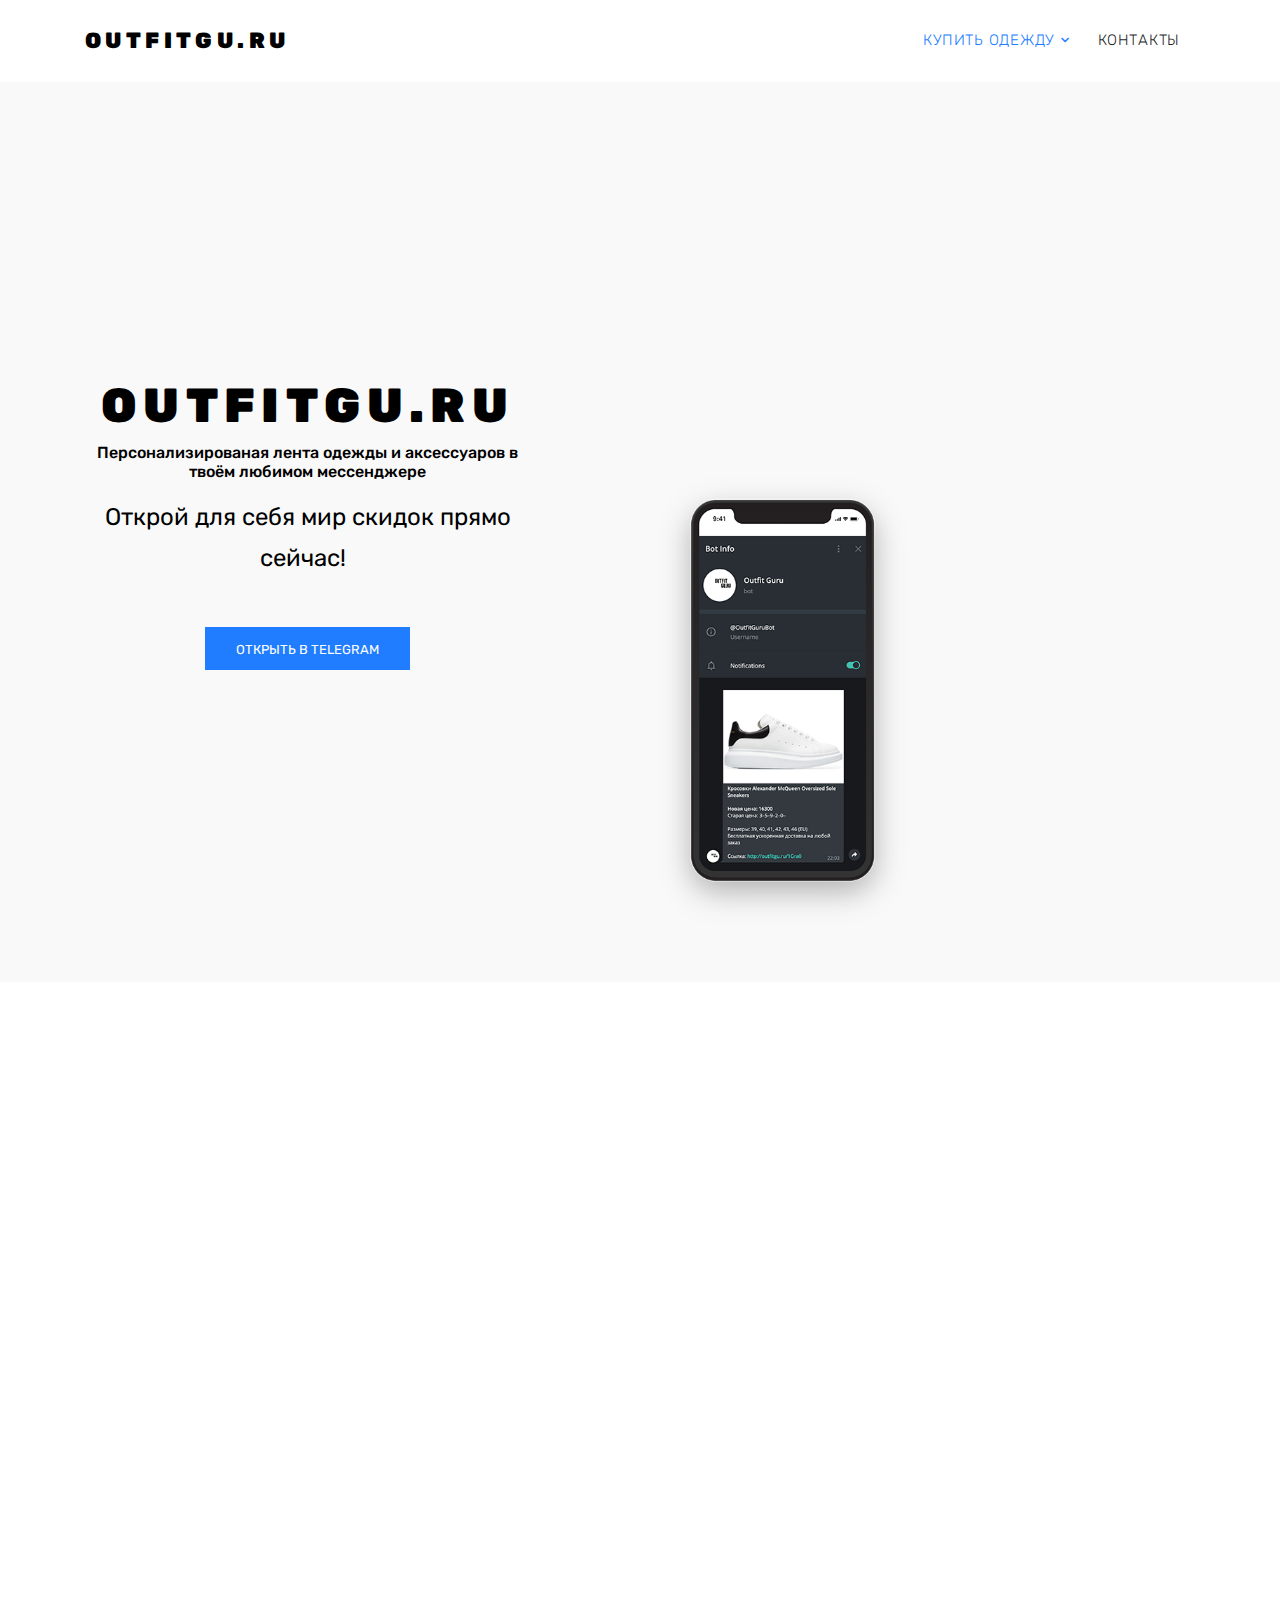
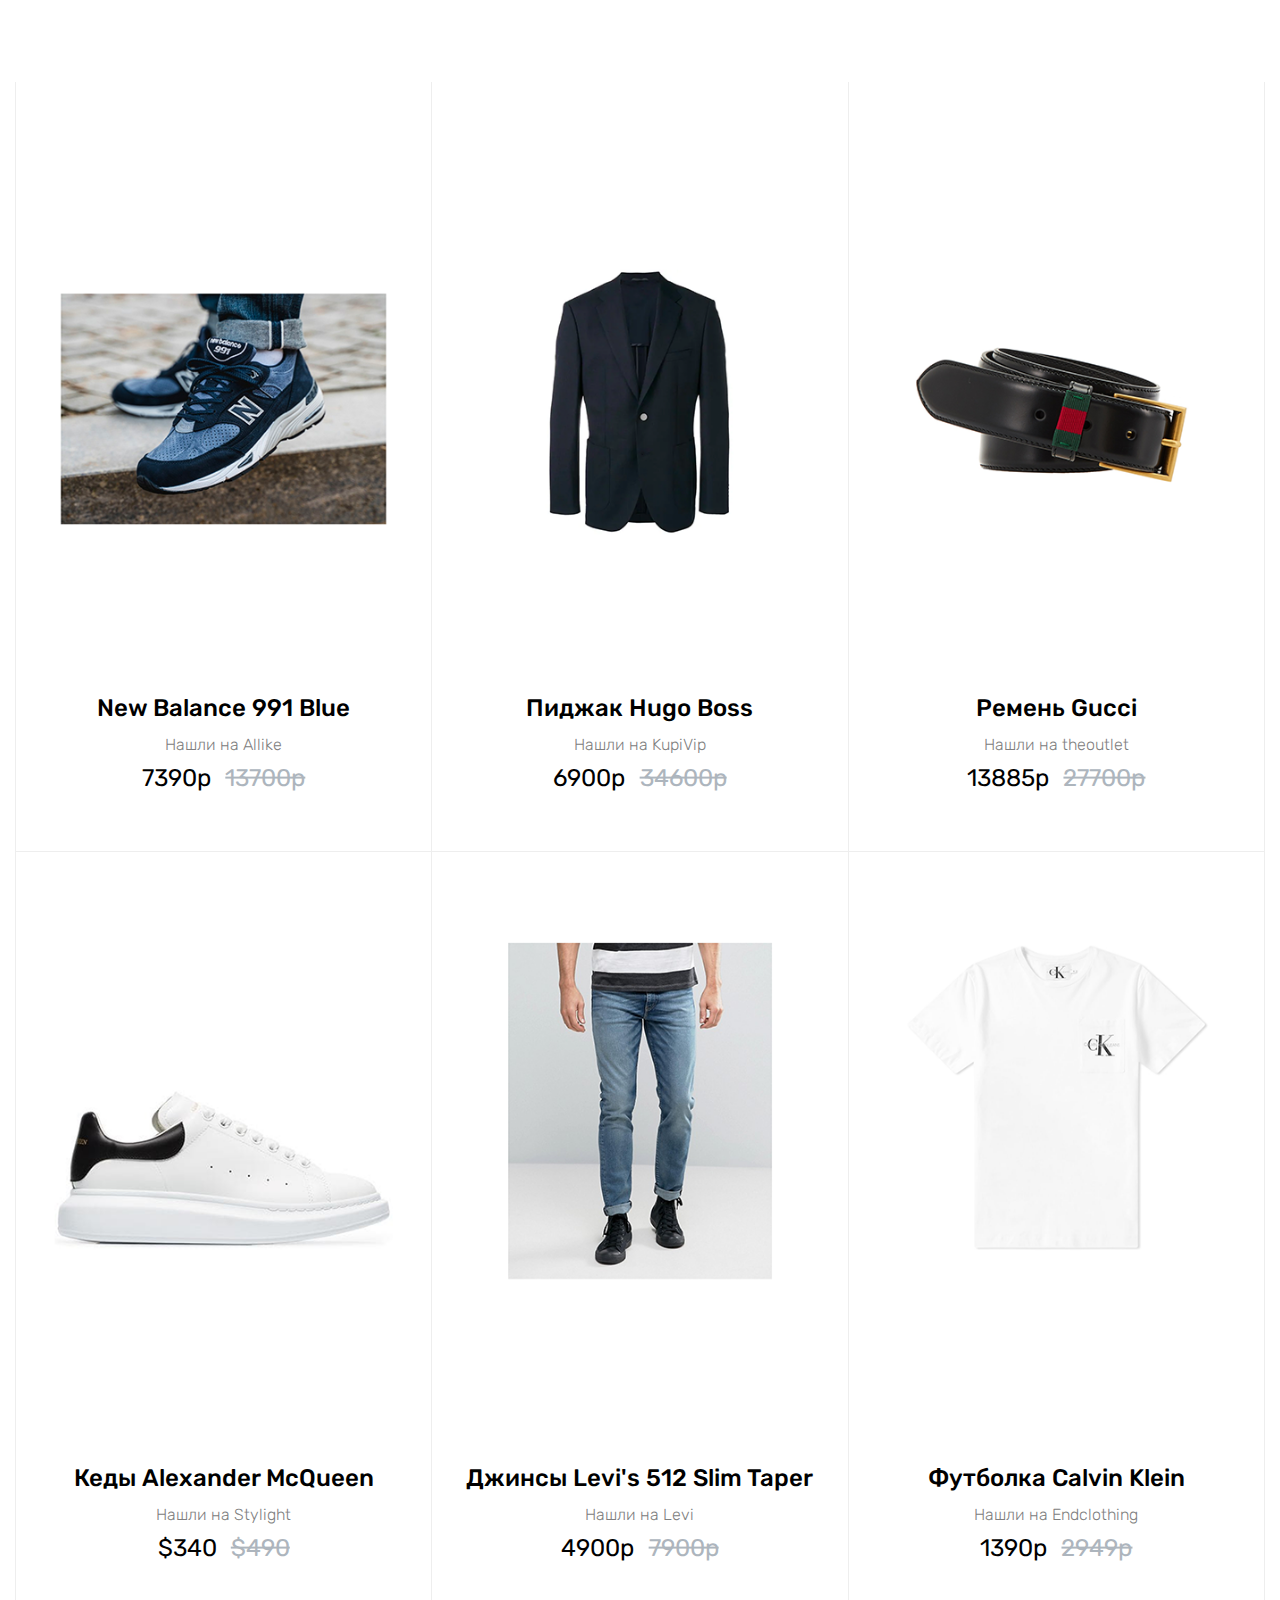
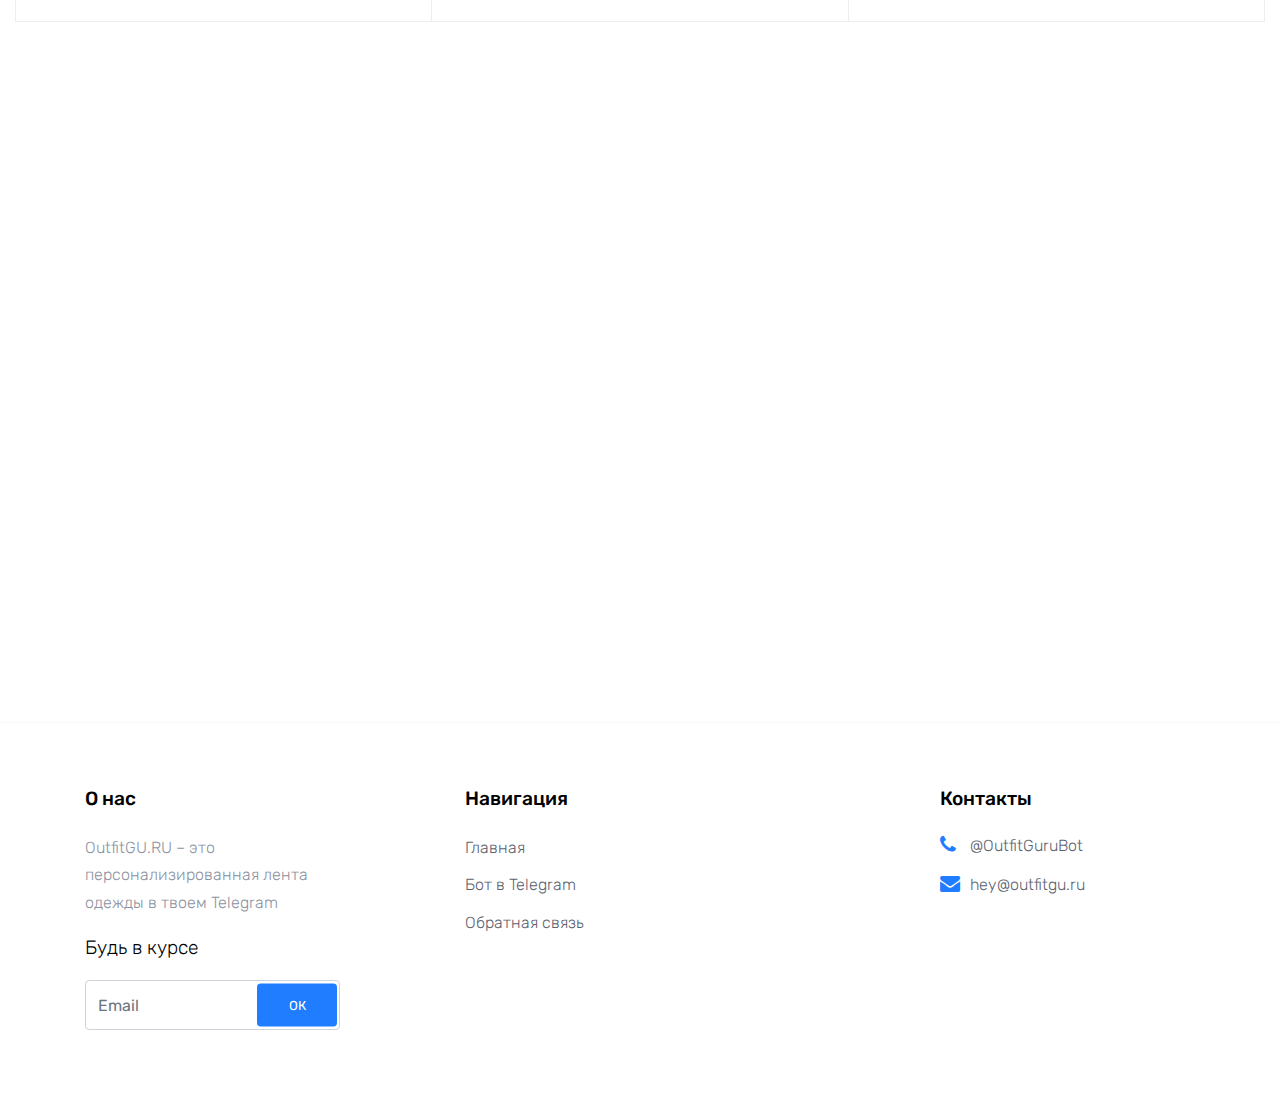
<file: index.html>
<!DOCTYPE html>
    <!-- <html lang="en"> -->
  <head>
    <title>OutfitGU.RU &mdash; это персонализированная лента одежды в твоем Telegram</title>

    <meta charset="utf-8">
    <meta name="viewport" content="width=device-width, initial-scale=1, shrink-to-fit=no">

    <link href="https://fonts.googleapis.com/css?family=Rubik:400,700" rel="stylesheet">
    <link rel="stylesheet" href="fonts/icomoon/style.css">

    <link rel="stylesheet" href="css/bootstrap.min.css">
    <link rel="stylesheet" href="css/magnific-popup.css">
    <link rel="stylesheet" href="css/jquery-ui.css">
    <link rel="stylesheet" href="css/owl.carousel.min.css">
    <link rel="stylesheet" href="css/owl.theme.default.min.css">


    <link rel="stylesheet" href="css/aos.css">

    <link rel="stylesheet" href="css/style.css">
    
  </head>
  <body>
  
  <div class="site-wrap">
    

    <div class="site-navbar bg-white py-2">

      <div class="search-wrap">
        <div class="container">
          <a href="tg://resolve?domain=outfitgurubot" class="search-close js-search-close"><span class="icon-close2"></span></a>
          <form action="#" method="post">
            <input type="text" class="form-control" placeholder="Search keyword and hit enter...">
          </form>  
        </div>
      </div>

      <div class="container">
        <div class="d-flex align-items-center justify-content-between">
          <div class="logo">
            <div class="site-logo">
              <a href="index.html" class="js-logo-clone">OutfitGU.RU</a>
            </div>
          </div>
          <div class="main-nav d-none d-lg-block">
            <nav class="site-navigation text-right text-md-center" role="navigation">
              <ul class="site-menu js-clone-nav d-none d-lg-block">
                <li class="has-children active">
                  <a href="index.html">Купить одежду</a>
                  <ul class="dropdown">
                    <li><a href="tg://resolve?domain=outfitgurubot">Мужская одежда</a></li>
                    <li><a href="tg://resolve?domain=outfitgurubot">Женская одежда</a></li>
                    <li><a href="tg://resolve?domain=outfitgurubot">Детская одежда</a></li>
                    <!-- <li class="has-children"> 
                      <a href="tg://resolve?domain=outfitgurubot">Sub Menu</a>
                      <ul class="dropdown">
                        <li><a href="tg://resolve?domain=outfitgurubot">Men</a></li>
                        <li><a href="tg://resolve?domain=outfitgurubot">Women</a></li>
                        <li><a href="tg://resolve?domain=outfitgurubot">Children</a></li>
                      </ul>
                    </li> -->
                  </ul>
                </li>
                
                <!-- <li><a href="shop.html">Shop</a></li> -->
                <!-- <li><a href="tg://resolve?domain=outfitgurubot">Catalogs</a></li> -->
                <li><a href="contact.html">Контакты</a></li>
              </ul>
            </nav>
          </div>
<!--           <div class="icons">
            <a href="tg://resolve?domain=outfitgurubot" class="icons-btn d-inline-block js-search-open"><span class="icon-search"></span></a>
            <a href="tg://resolve?domain=outfitgurubot" class="icons-btn d-inline-block"><span class="icon-heart-o"></span></a>
            <a href="cart.html" class="icons-btn d-inline-block bag">
              <span class="icon-shopping-bag"></span>
              <span class="number">2</span>
            </a>
            <a href="tg://resolve?domain=outfitgurubot" class="site-menu-toggle js-menu-toggle ml-3 d-inline-block d-lg-none"><span class="icon-menu"></span></a>
          </div> -->
        </div>
      </div>
    </div>

    <div class="site-blocks-cover" data-aos="fade">
      <div class="container">
        <div class="row align-items-center">
          <div class="col-lg-5 text-center">
              <div class="featured-hero-product w-100">
                <h1 class="mb-2">OutfitGU.RU</h1>
                <h4>Персонализированая лента одежды и аксессуаров в твоём любимом мессенджере</h4>
                <div class="price mt-3 mb-5"><strong>Открой для себя мир скидок прямо сейчас!</strong> <del></del></div>
                <p><!-- <a href="tg://resolve?domain=outfitgurubot" class="btn btn-outline-primary rounded-0">Открыть в Telegram</a> --> <a href="tg://resolve?domain=outfitgurubot" class="btn btn-primary rounded-0">Открыть в Telegram</a></p>
              </div> 
            </div>
            <div class="front-img col-lg-5 align-self-end text-center text-lg-right">
              <img src="images/new/person_transparent.png" alt="Image" class="img-fluid img-1">
            </div>
        </div>
      </div>
      
    </div>

  <div class="site-blocks-cover inner-page py-5"  data-aos="fade">
      <div class="container">
        <div class="row align-items-center">
          <div class="col-lg-6 ml-auto order-lg-2 align-self-start">
            <div class="site-block-cover-content">
            <h1 class="sub-title">БОТ-стилист</h1>
            <div class="price mt-3 mb-5"><strong>Твой личный путеводитель в мир персональных скидок на лучшую одежду и обувь</strong></div>
            <p><a href="tg://resolve?domain=outfitgurubot" class="btn btn-black rounded-0">Написать Боту</a></p>
            </div>
          </div>
          <div class="col-lg-6 order-1 align-self-end">
            <img src="images/model_5.png" alt="Image" class="img-fluid">
          </div>
        </div>
      </div>
    </div>
  
    <div class="products-wrap border-top-0">
      <div class="container-fluid">
        <div class="row no-gutters products">
          <div class="col-6 col-md-6 col-lg-4">
            <a href="tg://resolve?domain=outfitgurubot" class="item">
              <img src="images/newbalance991.png" alt="Image" class="img-fluid">
              <div class="item-info">
                <h3>New Balance 991 Blue</h3>
                <span class="collection d-block">Нашли на Allike</span>
                <strong class="price">7390р <del>13700р</del></strong>
              </div>
            </a>
          </div>
          <div class="col-6 col-md-6 col-lg-4">
            <a href="tg://resolve?domain=outfitgurubot" class="item">
              <!-- <span class="tag">Sale</span> -->
              <img src="images/hugobossvest.png" alt="Image" class="img-fluid">
              <div class="item-info">
                <h3>Пиджак Hugo Boss</h3>
                <span class="collection d-block">Нашли на KupiVip</span>
                <strong class="price">6900р <del>34600р</del></strong>
              </div>
            </a>
          </div>
          <div class="col-6 col-md-6 col-lg-4">
            <a href="tg://resolve?domain=outfitgurubot" class="item">
              <img src="images/guccibelt.png" alt="Image" class="img-fluid">
              <div class="item-info">
                <h3>Ремень Gucci</h3>
                <span class="collection d-block">Нашли на theoutlet</span>
                <strong class="price">13885р <del>27700р</del></strong>
              </div>
            </a>
          </div>

          <div class="col-6 col-md-6 col-lg-4">
            <a href="tg://resolve?domain=outfitgurubot" class="item">
              <img src="images/alexandermcqueensneekers.png" alt="Image" class="img-fluid">
              <div class="item-info">
                <h3>Кеды Alexander McQueen</h3>
                <span class="collection d-block">Нашли на Stylight</span>
                <strong class="price">$340 <del>$490</del></strong>
              </div>
            </a>
          </div>
          <div class="col-6 col-md-6 col-lg-4">
            <a href="tg://resolve?domain=outfitgurubot" class="item">
              <!-- <span class="tag">Sale</span> -->
              <img src="images/levis.png" alt="Image" class="img-fluid">
              <div class="item-info">
                <h3>Джинсы Levi's 512 Slim Taper</h3>
                <span class="collection d-block">Нашли на Levi</span>
                <strong class="price">4900р <del>7900р</del></strong>
              </div>
            </a>
          </div>
          <div class="col-6 col-md-6 col-lg-4">
            <a href="tg://resolve?domain=outfitgurubot" class="item">
              <img src="images/calvintshirt.png" alt="Image" class="img-fluid">
              <div class="item-info">
                <h3>Футболка Calvin Klein</h3>
                <span class="collection d-block">Нашли на Endclothing</span>
                <strong class="price">1390р <del>2949р</del></strong>
              </div>
            </a>
          </div>

        </div>
      </div>
    </div>
    
    <div class="site-blocks-cover inner-page py-5"  data-aos="fade">
      <div class="container">
        <div class="row align-items-center">
          <div class="col-lg-4 ml-auto order-lg-2 align-self-start">
            <div class="site-block-cover-content">
            <h1 class="sub-title">Экономия</h1>
            <div class="price mt-3 mb-5"><strong>Наш бот радует подборками одежды и скидок абсолютно бесплатно. Убедись сам!  </strong></div>
            <p><a href="tg://resolve?domain=outfitgurubot" class="btn btn-black rounded-0">Написать Боту</a></p>
            </div>
          </div>
          <div class="col-lg-8 order-1 align-self-end">
            <img src="images/gucci.png" alt="Image" class="img-fluid">
          </div>
        </div>
      </div>
    </div>

    <!-- <div class="site-section">
      <div class="container">
        <div class="row">
          <div class="title-section text-center col-12">
            <h2 class="text-uppercase">Collections</h2>
          </div>
        </div>
        <div class="row">
          <div class="col-md-12 block-3 products-wrap">
            <div class="nonloop-block-3 owl-carousel">
              
              <div class="product">
                <a href="tg://resolve?domain=outfitgurubot" class="item">
                  <img src="images/product_1.png" alt="Image" class="img-fluid">
                  <div class="item-info">
                    <h3>The Shoe</h3>
                    <span class="collection d-block">Summer Collection</span>
                    <strong class="price">$9.50</strong>
                  </div>
                </a>
              </div>

              <div class="product">
                <a href="tg://resolve?domain=outfitgurubot" class="item">
                  <span class="tag">Sale</span>
                  <img src="images/product_2.png" alt="Image" class="img-fluid">
                  <div class="item-info">
                    <h3>Marc Jacobs Bag</h3>
                    <span class="collection d-block">Summer Collection</span>
                    <strong class="price">$9.50 <del>$30.00</del></strong>
                  </div>
                </a>
              </div>

              <div class="product">
                <a href="tg://resolve?domain=outfitgurubot" class="item">
                  <img src="images/product_3.png" alt="Image" class="img-fluid">
                  <div class="item-info">
                    <h3>The  Belt</h3>
                    <span class="collection d-block">Summer Collection</span>
                    <strong class="price">$9.50</strong>
                  </div>
                </a>
              </div>

              <div class="product">
                <a href="tg://resolve?domain=outfitgurubot" class="item">
                  <img src="images/product_1.png" alt="Image" class="img-fluid">
                  <div class="item-info">
                    <h3>The Shoe</h3>
                    <span class="collection d-block">Summer Collection</span>
                    <strong class="price">$9.50</strong>
                  </div>
                </a>
              </div>

              <div class="product">
                <a href="tg://resolve?domain=outfitgurubot" class="item">
                  <span class="tag">Sale</span>
                  <img src="images/product_2.png" alt="Image" class="img-fluid">
                  <div class="item-info">
                    <h3>Marc Jacobs Bag</h3>
                    <span class="collection d-block">Summer Collection</span>
                    <strong class="price">$9.50 <del>$30.00</del></strong>
                  </div>
                </a>
              </div>

              <div class="product">
                <a href="tg://resolve?domain=outfitgurubot" class="item">
                  <img src="images/product_3.png" alt="Image" class="img-fluid">
                  <div class="item-info">
                    <h3>The  Belt</h3>
                    <span class="collection d-block">Summer Collection</span>
                    <strong class="price">$9.50</strong>
                  </div>
                </a>
              </div>

            </div>
          </div>
        </div>
      </div>
    </div> -->

    <footer class="site-footer custom-border-top">
      <div class="container">
        <div class="row">
          <div class="col-md-6 col-lg-3 mb-4 mb-lg-0">
            
            <div class="block-7">
              <h3 class="footer-heading mb-4">О нас</h3>
              <p>OutfitGU.RU – это персонализированная лента одежды в твоем Telegram</p>
            </div>
            <div class="block-7">
              <form action="#" method="post">
                <label for="email_subscribe" class="footer-heading">Будь в курсе</label>
                <div class="form-group">
                  <input type="text" class="form-control py-4" id="email_subscribe" placeholder="Email">
                  <input type="submit" class="btn btn-sm btn-primary" value="Ок">
                </div>
              </form>
            </div>
          </div>
          <div class="col-lg-5 ml-auto mb-5 mb-lg-0">
            <div class="row">
              <div class="col-md-12">
                <h3 class="footer-heading mb-4">Навигация</h3>
              </div>
              <div class="col-md-6 col-lg-4">
                <ul class="list-unstyled">
                  <li><a href="tg://resolve?domain=outfitgurubot">Главная</a></li>
                  <li><a href="tg://resolve?domain=outfitgurubot">Бот в Telegram</a></li>
                  <li><a href="contact.html">Обратная связь</a></li>
                  <li><a href="tg://resolve?domain=outfitgurubot"></a></li>
                </ul>
              </div>
              <div class="col-md-6 col-lg-4">
                <ul class="list-unstyled">
                  <li><a href="tg://resolve?domain=outfitgurubot"></a></li>
                  <li><a href="tg://resolve?domain=outfitgurubot"></a></li>
                  <li><a href="tg://resolve?domain=outfitgurubot"></a></li>
                </ul>
              </div>
              <div class="col-md-6 col-lg-4">
                <ul class="list-unstyled">
                  <li><a href="tg://resolve?domain=outfitgurubot"></a></li>
                  <li><a href="tg://resolve?domain=outfitgurubot"></a></li>
                  <li><a href="tg://resolve?domain=outfitgurubot"></a></li>
                </ul>
              </div>
            </div>
          </div>
          
          <div class="col-md-6 col-lg-3">
            <div class="block-5 mb-5">
              <h3 class="footer-heading mb-4">Контакты</h3>
              <ul class="list-unstyled">
                <!-- <li class="address">203 Fake St. Mountain View, San Francisco, California, USA</li> -->
                <li class="phone"><a href="tg://resolve?domain=outfitgurubot">@OutfitGuruBot</a></li>
                <li class="email"><a href="mailto:hey@outfitgu.ru">hey@outfitgu.ru</a></li>
              </ul>
            </div>

            
          </div>
        </div>
      </div>
    </footer>
  </div>

  <script src="js/jquery-3.3.1.min.js"></script>
  <script src="js/jquery-ui.js"></script>
  <script src="js/popper.min.js"></script>
  <script src="js/bootstrap.min.js"></script>
  <script src="js/owl.carousel.min.js"></script>
  <script src="js/jquery.magnific-popup.min.js"></script>
  <script src="js/aos.js"></script>

  <script src="js/main.js"></script>
    
  </body>
</html>
</file>
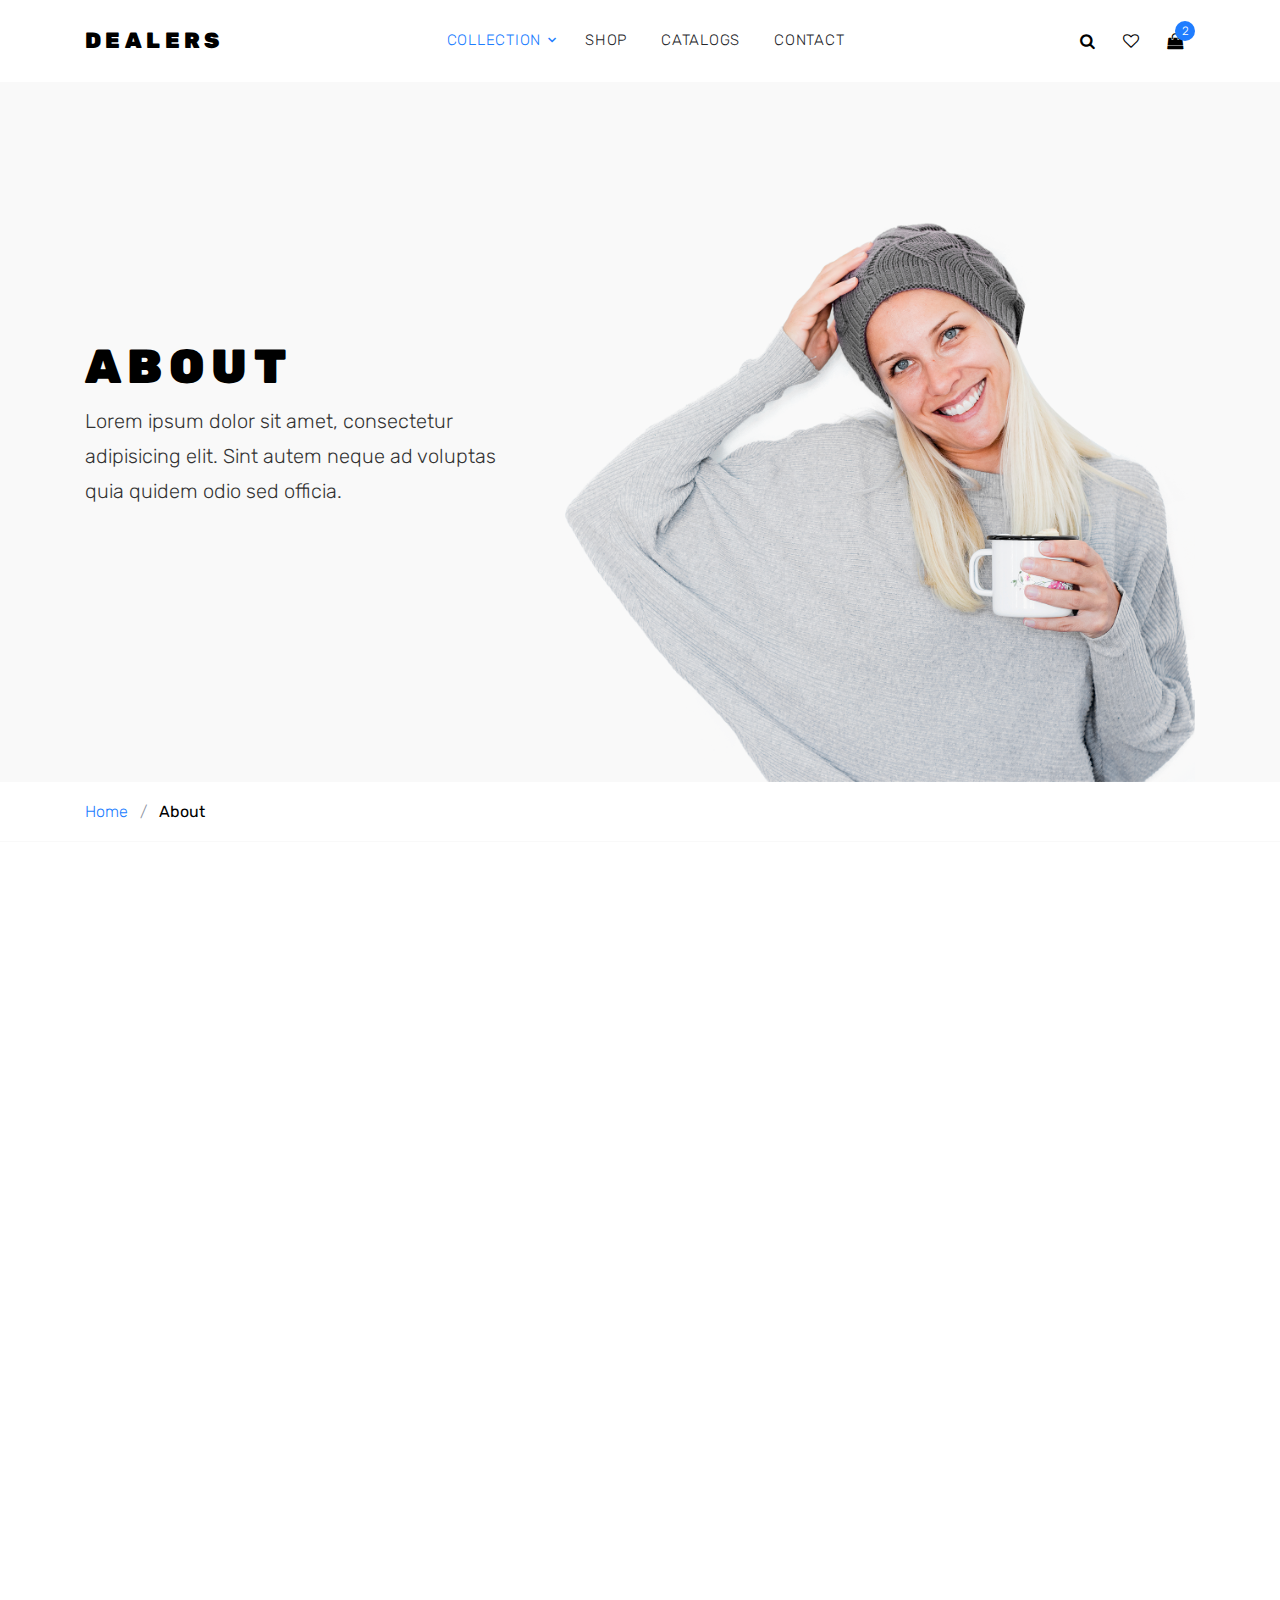
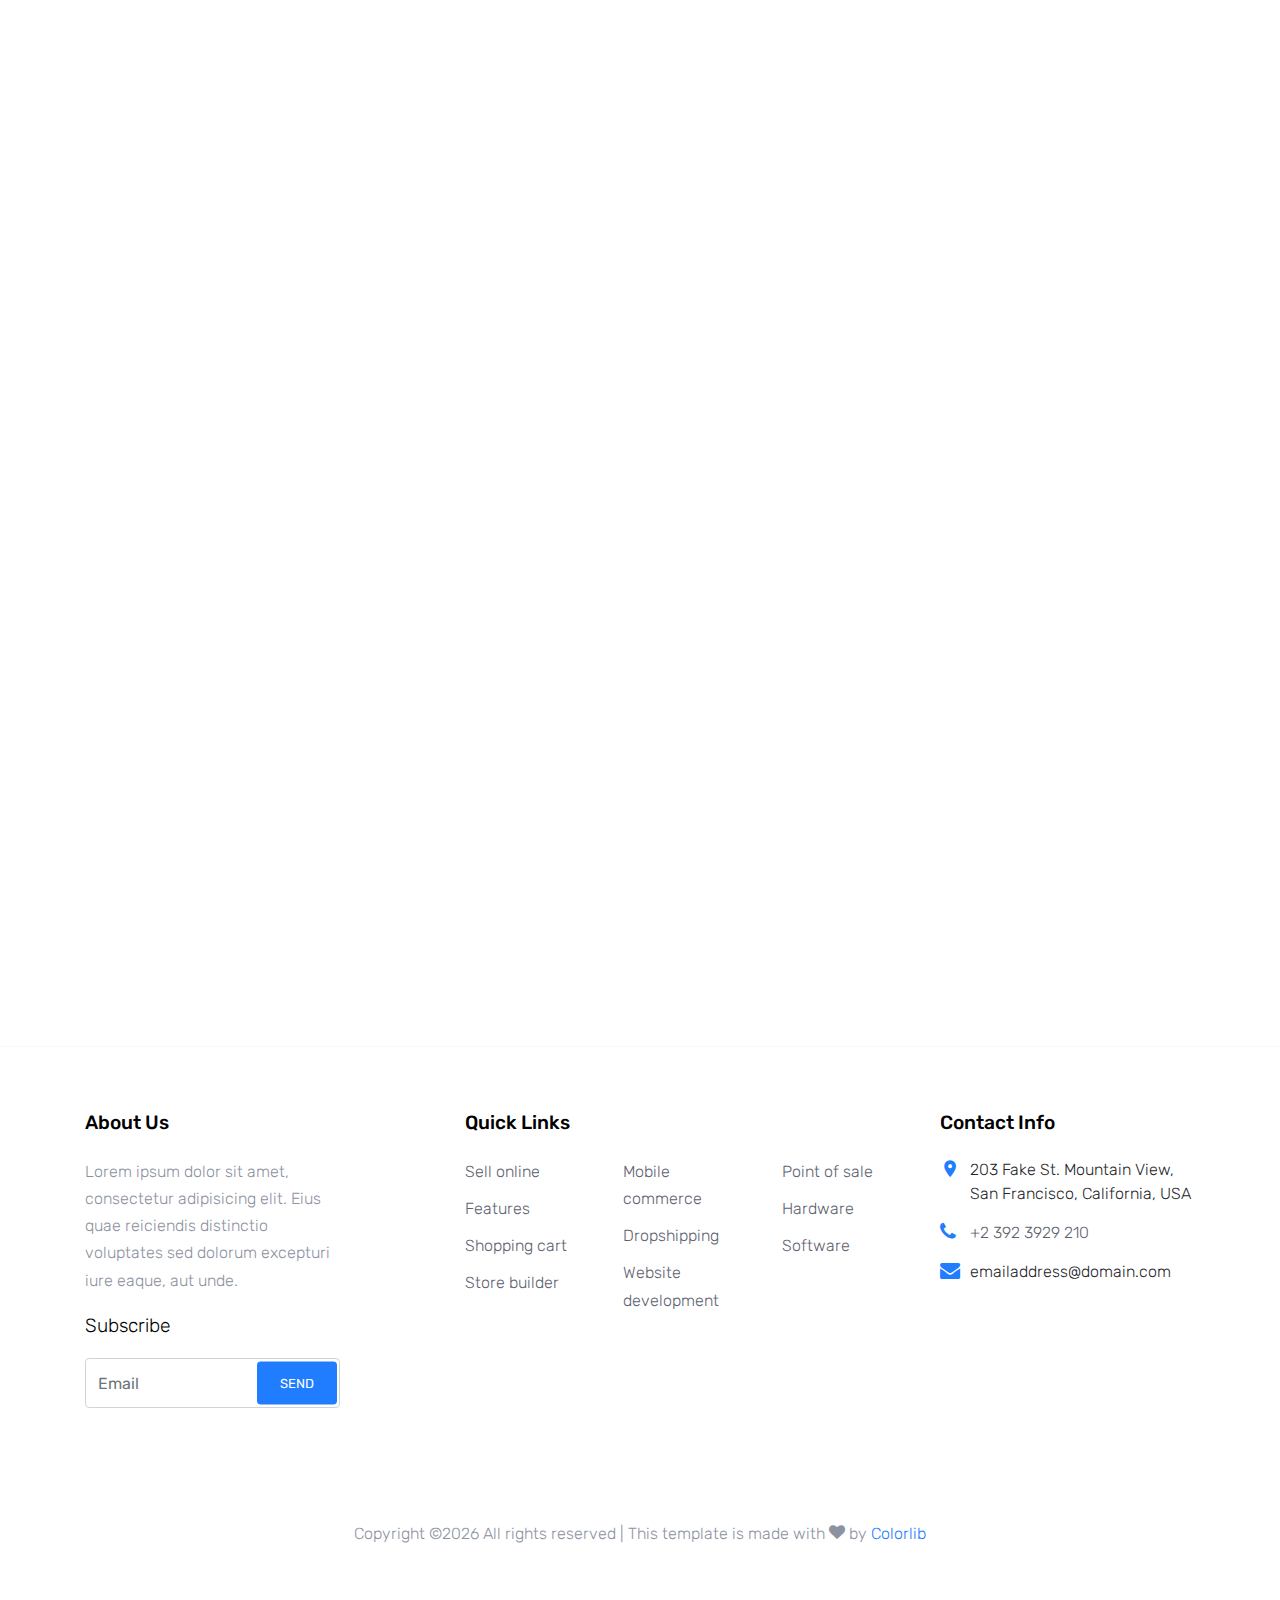
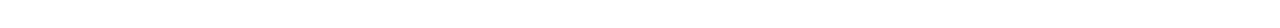
<file: about.html>
<!DOCTYPE html>
<html lang="en">
  <head>
    <title>Dealers &mdash; Colorlib e-Commerce Template</title>
    <meta charset="utf-8">
    <meta name="viewport" content="width=device-width, initial-scale=1, shrink-to-fit=no">

    <link href="https://fonts.googleapis.com/css?family=Rubik:400,700" rel="stylesheet">
    <link rel="stylesheet" href="fonts/icomoon/style.css">

    <link rel="stylesheet" href="css/bootstrap.min.css">
    <link rel="stylesheet" href="css/magnific-popup.css">
    <link rel="stylesheet" href="css/jquery-ui.css">
    <link rel="stylesheet" href="css/owl.carousel.min.css">
    <link rel="stylesheet" href="css/owl.theme.default.min.css">


    <link rel="stylesheet" href="css/aos.css">

    <link rel="stylesheet" href="css/style.css">
    
  </head>
  <body>
  
  <div class="site-wrap">
    

    <div class="site-navbar bg-white py-2">

      <div class="search-wrap">
        <div class="container">
          <a href="#" class="search-close js-search-close"><span class="icon-close2"></span></a>
          <form action="#" method="post">
            <input type="text" class="form-control" placeholder="Search keyword and hit enter...">
          </form>  
        </div>
      </div>

      <div class="container">
        <div class="d-flex align-items-center justify-content-between">
          <div class="logo">
            <div class="site-logo">
              <a href="index.html" class="js-logo-clone">Dealers</a>
            </div>
          </div>
          <div class="main-nav d-none d-lg-block">
            <nav class="site-navigation text-right text-md-center" role="navigation">
              <ul class="site-menu js-clone-nav d-none d-lg-block">
                <li class="has-children active">
                  <a href="index.html">Collection</a>
                  <ul class="dropdown">
                    <li><a href="#">Men</a></li>
                    <li><a href="#">Women</a></li>
                    <li><a href="#">Children</a></li>
                    <li class="has-children">
                      <a href="#">Sub Menu</a>
                      <ul class="dropdown">
                        <li><a href="#">Men</a></li>
                        <li><a href="#">Women</a></li>
                        <li><a href="#">Children</a></li>
                      </ul>
                    </li>
                  </ul>
                </li>
                
                <li><a href="shop.html">Shop</a></li>
                <li><a href="#">Catalogs</a></li>
                <li><a href="contact.html">Contact</a></li>
              </ul>
            </nav>
          </div>
          <div class="icons">
            <a href="#" class="icons-btn d-inline-block js-search-open"><span class="icon-search"></span></a>
            <a href="#" class="icons-btn d-inline-block"><span class="icon-heart-o"></span></a>
            <a href="cart.html" class="icons-btn d-inline-block bag">
              <span class="icon-shopping-bag"></span>
              <span class="number">2</span>
            </a>
            <a href="#" class="site-menu-toggle js-menu-toggle ml-3 d-inline-block d-lg-none"><span class="icon-menu"></span></a>
          </div>
        </div>
      </div>
    </div>
    
    <div class="site-blocks-cover inner-page" data-aos="fade">
      <div class="container">

        <div class="row align-items-center">
          <div class="col-lg-5 text-left">
            <div class="featured-hero-product w-100 text-left">
              <h1 class="mb-2">About</h1>
              <p>Lorem ipsum dolor sit amet, consectetur adipisicing elit. Sint autem neque ad voluptas quia quidem odio sed officia.</p>
            </div>  
          </div>
          <div class="col-lg-7 align-self-end text-center text-lg-right">
            <img src="images/model_woman_1.png" alt="Image" class="img-fluid img-1">
          </div>
          
        </div>
      </div>
      
    </div>

    <div class="custom-border-bottom py-3">
      <div class="container">
        <div class="row">
          <div class="col-md-12 mb-0"><a href="index.html">Home</a> <span class="mx-2 mb-0">/</span> <strong class="text-black">About</strong></div>
        </div>
      </div>
    </div>
    
    <div class="site-section custom-border-bottom" data-aos="fade">
      <div class="container">
        <div class="row mb-5">
          <div class="col-md-6">
            <div class="block-16">
              <figure>
                <img src="images/new/hero_2.jpg" alt="Image placeholder" class="img-fluid rounded">
                <a href="https://vimeo.com/channels/staffpicks/93951774" class="play-button popup-vimeo"><span class="icon-play"></span></a>

              </figure>
            </div>
          </div>
          <div class="col-md-1"></div>
          <div class="col-md-5">
            
            
            <div class="site-section-heading pt-3 mb-4">
              <h2 class="text-black">How We Started</h2>
            </div>
            <p>Lorem ipsum dolor sit amet, consectetur adipisicing elit. Eius repellat, dicta at laboriosam, nemo exercitationem itaque eveniet architecto cumque, deleniti commodi molestias repellendus quos sequi hic fugiat asperiores illum. Atque, in, fuga excepturi corrupti error corporis aliquam unde nostrum quas.</p>
            <p>Accusantium dolor ratione maiores est deleniti nihil? Dignissimos est, sunt nulla illum autem in, quibusdam cumque recusandae, laudantium minima repellendus.</p>
            
          </div>
        </div>
      </div>
    </div>

    <div class="site-section site-section-sm site-blocks-1 border-0" data-aos="fade">
      <div class="container">
        <div class="row">
          <div class="col-md-6 col-lg-4 d-lg-flex mb-4 mb-lg-0 pl-4" data-aos="fade-up" data-aos-delay="">
            <div class="icon mr-4 align-self-start">
              <span class="icon-truck"></span>
            </div>
            <div class="text">
              <h2>Free Shipping</h2>
              <p>Lorem ipsum dolor sit amet, consectetur adipiscing elit. Phasellus at iaculis quam. Integer accumsan tincidunt fringilla.</p>
            </div>
          </div>
          <div class="col-md-6 col-lg-4 d-lg-flex mb-4 mb-lg-0 pl-4" data-aos="fade-up" data-aos-delay="100">
            <div class="icon mr-4 align-self-start">
              <span class="icon-refresh2"></span>
            </div>
            <div class="text">
              <h2>Free Returns</h2>
              <p>Lorem ipsum dolor sit amet, consectetur adipiscing elit. Phasellus at iaculis quam. Integer accumsan tincidunt fringilla.</p>
            </div>
          </div>
          <div class="col-md-6 col-lg-4 d-lg-flex mb-4 mb-lg-0 pl-4" data-aos="fade-up" data-aos-delay="200">
            <div class="icon mr-4 align-self-start">
              <span class="icon-help"></span>
            </div>
            <div class="text">
              <h2>Customer Support</h2>
              <p>Lorem ipsum dolor sit amet, consectetur adipiscing elit. Phasellus at iaculis quam. Integer accumsan tincidunt fringilla.</p>
            </div>
          </div>
        </div>
      </div>
    </div>


    

    <div class="site-section custom-border-bottom" data-aos="fade">
      <div class="container">
        <div class="row justify-content-center mb-5">
          <div class="col-md-7 site-section-heading text-center pt-4">
            <h2>The Team</h2>
          </div>
        </div>
        <div class="row">
          <div class="col-md-6 col-lg-6 mb-5">
  
            <div class="block-38 text-center">
              <div class="block-38-img">
                <div class="block-38-header">
                  <img src="images/person_1.jpg" alt="Image placeholder" class="mb-4">
                  <h3 class="block-38-heading h4">Elizabeth Graham</h3>
                  <p class="block-38-subheading">CEO/Co-Founder</p>
                </div>
                <div class="block-38-body">
                  <p>Lorem ipsum dolor sit amet consectetur adipisicing elit. Vitae aut minima nihil sit distinctio recusandae doloribus ut fugit officia voluptate soluta. </p>
                </div>
              </div>
            </div>
          </div>
          <div class="col-md-6 col-lg-6 mb-5">
            <div class="block-38 text-center">
              <div class="block-38-img">
                <div class="block-38-header">
                  <img src="images/person_2.jpg" alt="Image placeholder" class="mb-4">
                  <h3 class="block-38-heading h4">Jennifer Greive</h3>
                  <p class="block-38-subheading">Co-Founder</p>
                </div>
                <div class="block-38-body">
                  <p>Lorem ipsum dolor sit amet consectetur adipisicing elit. Vitae aut minima nihil sit distinctio recusandae doloribus ut fugit officia voluptate soluta. </p>
                </div>
              </div>
            </div>
          </div>
          <div class="col-md-6 col-lg-6 mb-5">
            <div class="block-38 text-center">
              <div class="block-38-img">
                <div class="block-38-header">
                  <img src="images/person_2.jpg" alt="Image placeholder" class="mb-4">
                  <h3 class="block-38-heading h4">Patrick Marx</h3>
                  <p class="block-38-subheading">Marketing</p>
                </div>
                <div class="block-38-body">
                  <p>Lorem ipsum dolor sit amet consectetur adipisicing elit. Vitae aut minima nihil sit distinctio recusandae doloribus ut fugit officia voluptate soluta. </p>
                </div>
              </div>
            </div>
          </div>
          <div class="col-md-6 col-lg-6 mb-5">
            <div class="block-38 text-center">
              <div class="block-38-img">
                <div class="block-38-header">
                  <img src="images/person_1.jpg" alt="Image placeholder" class="mb-4">
                  <h3 class="block-38-heading h4">Mike Coolbert</h3>
                  <p class="block-38-subheading">Sales Manager</p>
                </div>
                <div class="block-38-body">
                  <p>Lorem ipsum dolor sit amet consectetur adipisicing elit. Vitae aut minima nihil sit distinctio recusandae doloribus ut fugit officia voluptate soluta. </p>
                </div>
              </div>
            </div>
          </div>
        </div>
      </div>
    </div>

    <footer class="site-footer custom-border-top">
      <div class="container">
        <div class="row">
          <div class="col-md-6 col-lg-3 mb-4 mb-lg-0">
            
            <div class="block-7">
              <h3 class="footer-heading mb-4">About Us</h3>
              <p>Lorem ipsum dolor sit amet, consectetur adipisicing elit. Eius quae reiciendis distinctio voluptates sed dolorum excepturi iure eaque, aut unde.</p>
            </div>
            <div class="block-7">
              <form action="#" method="post">
                <label for="email_subscribe" class="footer-heading">Subscribe</label>
                <div class="form-group">
                  <input type="text" class="form-control py-4" id="email_subscribe" placeholder="Email">
                  <input type="submit" class="btn btn-sm btn-primary" value="Send">
                </div>
              </form>
            </div>
            
          </div>
          <div class="col-lg-5 ml-auto mb-5 mb-lg-0">
            <div class="row">
              <div class="col-md-12">
                <h3 class="footer-heading mb-4">Quick Links</h3>
              </div>
              <div class="col-md-6 col-lg-4">
                <ul class="list-unstyled">
                  <li><a href="#">Sell online</a></li>
                  <li><a href="#">Features</a></li>
                  <li><a href="#">Shopping cart</a></li>
                  <li><a href="#">Store builder</a></li>
                </ul>
              </div>
              <div class="col-md-6 col-lg-4">
                <ul class="list-unstyled">
                  <li><a href="#">Mobile commerce</a></li>
                  <li><a href="#">Dropshipping</a></li>
                  <li><a href="#">Website development</a></li>
                </ul>
              </div>
              <div class="col-md-6 col-lg-4">
                <ul class="list-unstyled">
                  <li><a href="#">Point of sale</a></li>
                  <li><a href="#">Hardware</a></li>
                  <li><a href="#">Software</a></li>
                </ul>
              </div>
            </div>
          </div>
          
          <div class="col-md-6 col-lg-3">
            <div class="block-5 mb-5">
              <h3 class="footer-heading mb-4">Contact Info</h3>
              <ul class="list-unstyled">
                <li class="address">203 Fake St. Mountain View, San Francisco, California, USA</li>
                <li class="phone"><a href="tel://23923929210">+2 392 3929 210</a></li>
                <li class="email">emailaddress@domain.com</li>
              </ul>
            </div>

            
          </div>
        </div>
        <div class="row pt-5 mt-5 text-center">
          <div class="col-md-12">
            <p>
            <!-- Link back to Colorlib can't be removed. Template is licensed under CC BY 3.0. -->
            Copyright &copy;<script>document.write(new Date().getFullYear());</script> All rights reserved | This template is made with <i class="icon-heart" aria-hidden="true"></i> by <a href="https://colorlib.com" target="_blank" class="text-primary">Colorlib</a>
            <!-- Link back to Colorlib can't be removed. Template is licensed under CC BY 3.0. -->
            </p>
          </div>
          
        </div>
      </div>
    </footer>
  </div>

  <script src="js/jquery-3.3.1.min.js"></script>
  <script src="js/jquery-ui.js"></script>
  <script src="js/popper.min.js"></script>
  <script src="js/bootstrap.min.js"></script>
  <script src="js/owl.carousel.min.js"></script>
  <script src="js/jquery.magnific-popup.min.js"></script>
  <script src="js/aos.js"></script>

  <script src="js/main.js"></script>
    
  </body>
</html>
</file>
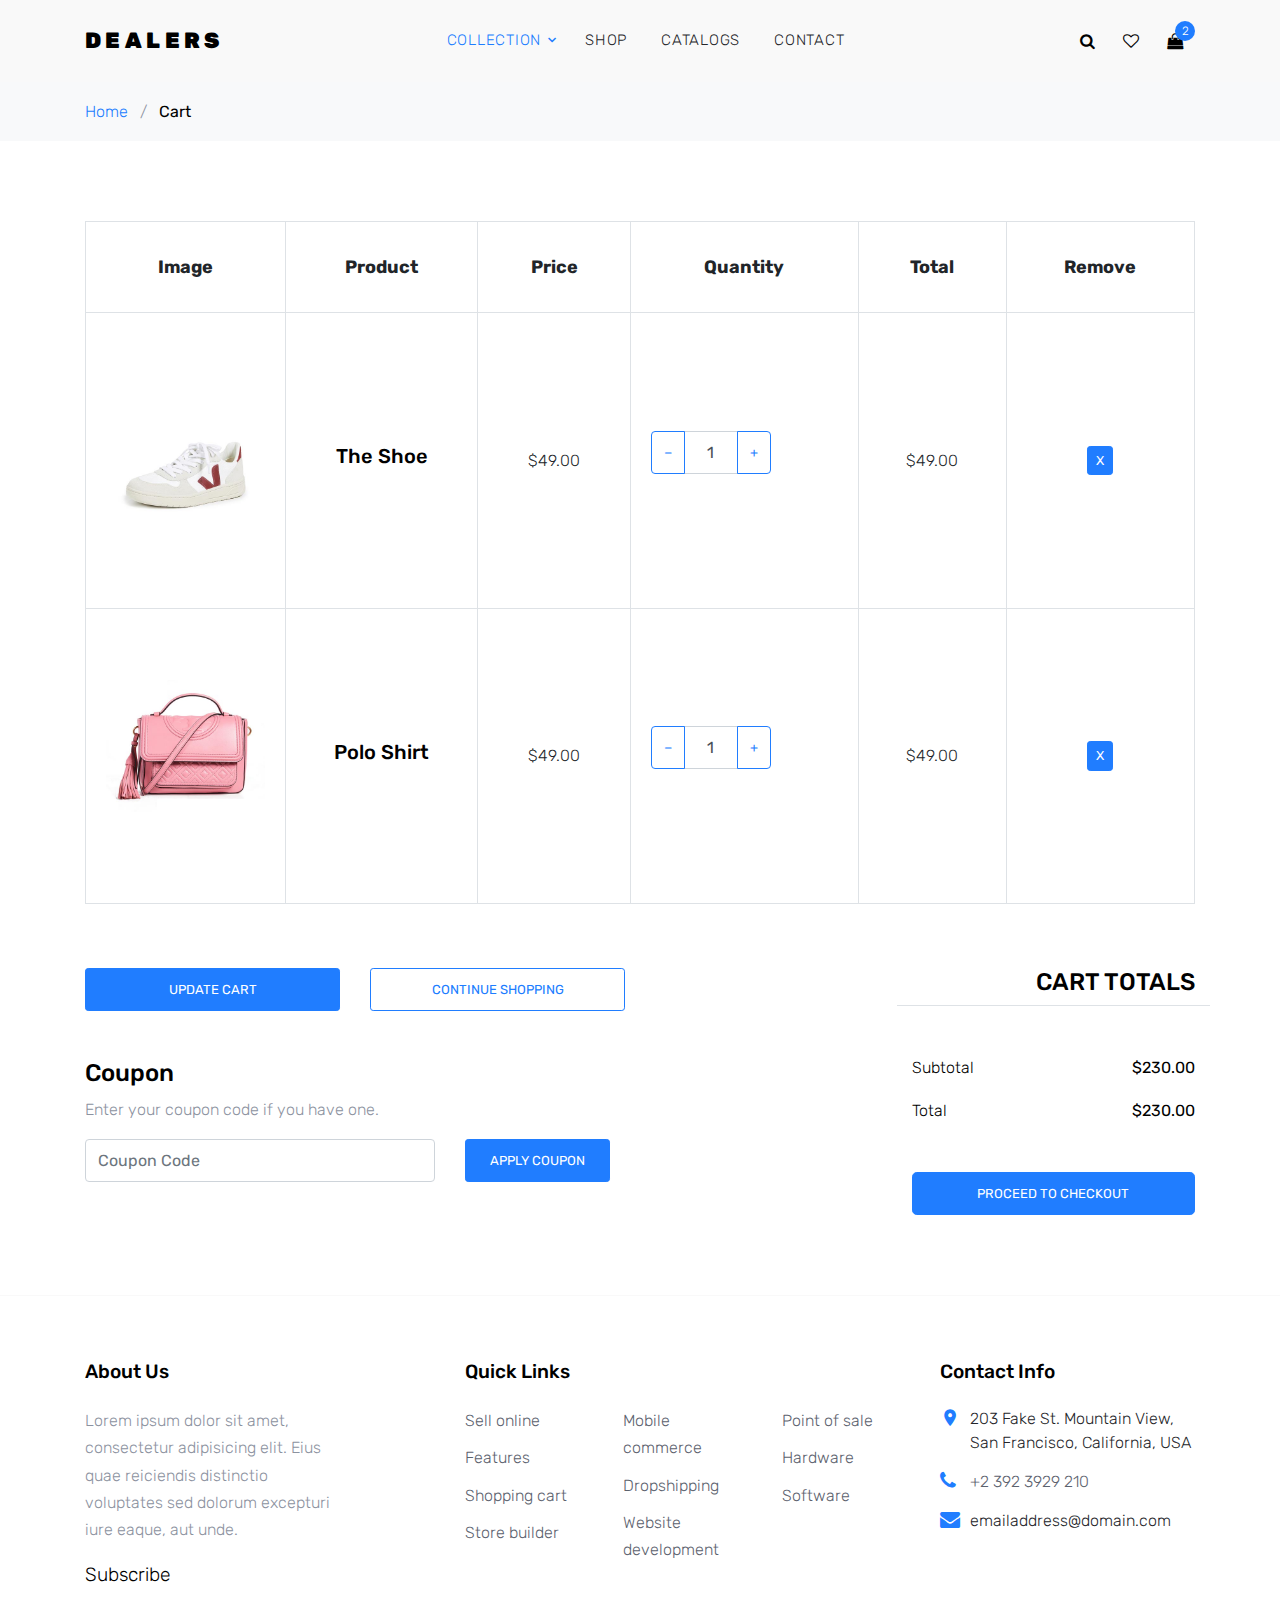
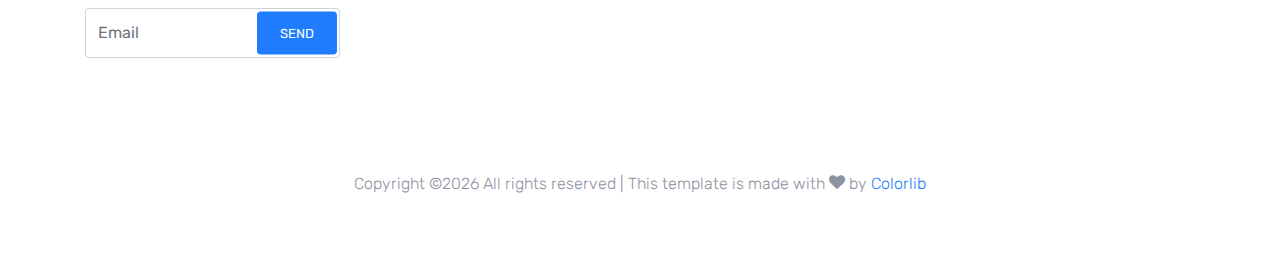
<file: cart.html>
<!DOCTYPE html>
<html lang="en">
  <head>
    <title>Dealers &mdash; Colorlib e-Commerce Template</title>
    <meta charset="utf-8">
    <meta name="viewport" content="width=device-width, initial-scale=1, shrink-to-fit=no">

    <link href="https://fonts.googleapis.com/css?family=Rubik:400,700" rel="stylesheet">
    <link rel="stylesheet" href="fonts/icomoon/style.css">

    <link rel="stylesheet" href="css/bootstrap.min.css">
    <link rel="stylesheet" href="css/magnific-popup.css">
    <link rel="stylesheet" href="css/jquery-ui.css">
    <link rel="stylesheet" href="css/owl.carousel.min.css">
    <link rel="stylesheet" href="css/owl.theme.default.min.css">


    <link rel="stylesheet" href="css/aos.css">

    <link rel="stylesheet" href="css/style.css">
    
  </head>
  <body>
  
  <div class="site-wrap">
    

    <div class="site-navbar bg-white py-2 position-relative">

      <div class="search-wrap">
        <div class="container">
          <a href="#" class="search-close js-search-close"><span class="icon-close2"></span></a>
          <form action="#" method="post">
            <input type="text" class="form-control" placeholder="Search keyword and hit enter...">
          </form>  
        </div>
      </div>

      <div class="container">
        <div class="d-flex align-items-center justify-content-between">
          <div class="logo">
            <div class="site-logo">
              <a href="index.html" class="js-logo-clone">Dealers</a>
            </div>
          </div>
          <div class="main-nav d-none d-lg-block">
            <nav class="site-navigation text-right text-md-center" role="navigation">
              <ul class="site-menu js-clone-nav d-none d-lg-block">
                <li class="has-children active">
                  <a href="index.html">Collection</a>
                  <ul class="dropdown">
                    <li><a href="#">Men</a></li>
                    <li><a href="#">Women</a></li>
                    <li><a href="#">Children</a></li>
                    <li class="has-children">
                      <a href="#">Sub Menu</a>
                      <ul class="dropdown">
                        <li><a href="#">Men</a></li>
                        <li><a href="#">Women</a></li>
                        <li><a href="#">Children</a></li>
                      </ul>
                    </li>
                  </ul>
                </li>
                
                <li><a href="shop.html">Shop</a></li>
                <li><a href="#">Catalogs</a></li>
                <li><a href="contact.html">Contact</a></li>
              </ul>
            </nav>
          </div>
          <div class="icons">
            <a href="#" class="icons-btn d-inline-block js-search-open"><span class="icon-search"></span></a>
            <a href="#" class="icons-btn d-inline-block"><span class="icon-heart-o"></span></a>
            <a href="cart.html" class="icons-btn d-inline-block bag">
              <span class="icon-shopping-bag"></span>
              <span class="number">2</span>
            </a>
            <a href="#" class="site-menu-toggle js-menu-toggle ml-3 d-inline-block d-lg-none"><span class="icon-menu"></span></a>
          </div>
        </div>
      </div>
    </div>
    
    <div class="bg-light py-3">
      <div class="container">
        <div class="row">
          <div class="col-md-12 mb-0"><a href="index.html">Home</a> <span class="mx-2 mb-0">/</span> <strong class="text-black">Cart</strong></div>
        </div>
      </div>
    </div>

    <div class="site-section">
      <div class="container">
        <div class="row mb-5">
          <form class="col-md-12" method="post">
            <div class="site-blocks-table">
              <table class="table table-bordered">
                <thead>
                  <tr>
                    <th class="product-thumbnail">Image</th>
                    <th class="product-name">Product</th>
                    <th class="product-price">Price</th>
                    <th class="product-quantity">Quantity</th>
                    <th class="product-total">Total</th>
                    <th class="product-remove">Remove</th>
                  </tr>
                </thead>
                <tbody>
                  <tr>
                    <td class="product-thumbnail">
                      <img src="images/product_1.jpg" alt="Image" class="img-fluid">
                    </td>
                    <td class="product-name">
                      <h2 class="h5 text-black">The Shoe</h2>
                    </td>
                    <td>$49.00</td>
                    <td>
                      <div class="input-group mb-3" style="max-width: 120px;">
                        <div class="input-group-prepend">
                          <button class="btn btn-outline-primary js-btn-minus" type="button">&minus;</button>
                        </div>
                        <input type="text" class="form-control text-center" value="1" placeholder="" aria-label="Example text with button addon" aria-describedby="button-addon1">
                        <div class="input-group-append">
                          <button class="btn btn-outline-primary js-btn-plus" type="button">&plus;</button>
                        </div>
                      </div>

                    </td>
                    <td>$49.00</td>
                    <td><a href="#" class="btn btn-primary height-auto btn-sm">X</a></td>
                  </tr>

                  <tr>
                    <td class="product-thumbnail">
                      <img src="images/product_2.jpg" alt="Image" class="img-fluid">
                    </td>
                    <td class="product-name">
                      <h2 class="h5 text-black">Polo Shirt</h2>
                    </td>
                    <td>$49.00</td>
                    <td>
                      <div class="input-group mb-3" style="max-width: 120px;">
                        <div class="input-group-prepend">
                          <button class="btn btn-outline-primary js-btn-minus" type="button">&minus;</button>
                        </div>
                        <input type="text" class="form-control text-center" value="1" placeholder="" aria-label="Example text with button addon" aria-describedby="button-addon1">
                        <div class="input-group-append">
                          <button class="btn btn-outline-primary js-btn-plus" type="button">&plus;</button>
                        </div>
                      </div>

                    </td>
                    <td>$49.00</td>
                    <td><a href="#" class="btn btn-primary height-auto btn-sm">X</a></td>
                  </tr>
                </tbody>
              </table>
            </div>
          </form>
        </div>

        <div class="row">
          <div class="col-md-6">
            <div class="row mb-5">
              <div class="col-md-6 mb-3 mb-md-0">
                <button class="btn btn-primary btn-sm btn-block">Update Cart</button>
              </div>
              <div class="col-md-6">
                <button class="btn btn-outline-primary btn-sm btn-block">Continue Shopping</button>
              </div>
            </div>
            <div class="row">
              <div class="col-md-12">
                <label class="text-black h4" for="coupon">Coupon</label>
                <p>Enter your coupon code if you have one.</p>
              </div>
              <div class="col-md-8 mb-3 mb-md-0">
                <input type="text" class="form-control py-3" id="coupon" placeholder="Coupon Code">
              </div>
              <div class="col-md-4">
                <button class="btn btn-primary btn-sm px-4">Apply Coupon</button>
              </div>
            </div>
          </div>
          <div class="col-md-6 pl-5">
            <div class="row justify-content-end">
              <div class="col-md-7">
                <div class="row">
                  <div class="col-md-12 text-right border-bottom mb-5">
                    <h3 class="text-black h4 text-uppercase">Cart Totals</h3>
                  </div>
                </div>
                <div class="row mb-3">
                  <div class="col-md-6">
                    <span class="text-black">Subtotal</span>
                  </div>
                  <div class="col-md-6 text-right">
                    <strong class="text-black">$230.00</strong>
                  </div>
                </div>
                <div class="row mb-5">
                  <div class="col-md-6">
                    <span class="text-black">Total</span>
                  </div>
                  <div class="col-md-6 text-right">
                    <strong class="text-black">$230.00</strong>
                  </div>
                </div>

                <div class="row">
                  <div class="col-md-12">
                    <button class="btn btn-primary btn-lg btn-block" onclick="window.location='checkout.html'">Proceed To Checkout</button>
                  </div>
                </div>
              </div>
            </div>
          </div>
        </div>
      </div>
    </div>

    <footer class="site-footer custom-border-top">
      <div class="container">
        <div class="row">
          <div class="col-md-6 col-lg-3 mb-4 mb-lg-0">
            
            <div class="block-7">
              <h3 class="footer-heading mb-4">About Us</h3>
              <p>Lorem ipsum dolor sit amet, consectetur adipisicing elit. Eius quae reiciendis distinctio voluptates sed dolorum excepturi iure eaque, aut unde.</p>
            </div>
            <div class="block-7">
              <form action="#" method="post">
                <label for="email_subscribe" class="footer-heading">Subscribe</label>
                <div class="form-group">
                  <input type="text" class="form-control py-4" id="email_subscribe" placeholder="Email">
                  <input type="submit" class="btn btn-sm btn-primary" value="Send">
                </div>
              </form>
            </div>
          </div>
          <div class="col-lg-5 ml-auto mb-5 mb-lg-0">
            <div class="row">
              <div class="col-md-12">
                <h3 class="footer-heading mb-4">Quick Links</h3>
              </div>
              <div class="col-md-6 col-lg-4">
                <ul class="list-unstyled">
                  <li><a href="#">Sell online</a></li>
                  <li><a href="#">Features</a></li>
                  <li><a href="#">Shopping cart</a></li>
                  <li><a href="#">Store builder</a></li>
                </ul>
              </div>
              <div class="col-md-6 col-lg-4">
                <ul class="list-unstyled">
                  <li><a href="#">Mobile commerce</a></li>
                  <li><a href="#">Dropshipping</a></li>
                  <li><a href="#">Website development</a></li>
                </ul>
              </div>
              <div class="col-md-6 col-lg-4">
                <ul class="list-unstyled">
                  <li><a href="#">Point of sale</a></li>
                  <li><a href="#">Hardware</a></li>
                  <li><a href="#">Software</a></li>
                </ul>
              </div>
            </div>
          </div>
          
          <div class="col-md-6 col-lg-3">
            <div class="block-5 mb-5">
              <h3 class="footer-heading mb-4">Contact Info</h3>
              <ul class="list-unstyled">
                <li class="address">203 Fake St. Mountain View, San Francisco, California, USA</li>
                <li class="phone"><a href="tel://23923929210">+2 392 3929 210</a></li>
                <li class="email">emailaddress@domain.com</li>
              </ul>
            </div>

            
          </div>
        </div>
        <div class="row pt-5 mt-5 text-center">
          <div class="col-md-12">
            <p>
            <!-- Link back to Colorlib can't be removed. Template is licensed under CC BY 3.0. -->
            Copyright &copy;<script>document.write(new Date().getFullYear());</script> All rights reserved | This template is made with <i class="icon-heart" aria-hidden="true"></i> by <a href="https://colorlib.com" target="_blank" class="text-primary">Colorlib</a>
            <!-- Link back to Colorlib can't be removed. Template is licensed under CC BY 3.0. -->
            </p>
          </div>
          
        </div>
      </div>
    </footer>
  </div>

  <script src="js/jquery-3.3.1.min.js"></script>
  <script src="js/jquery-ui.js"></script>
  <script src="js/popper.min.js"></script>
  <script src="js/bootstrap.min.js"></script>
  <script src="js/owl.carousel.min.js"></script>
  <script src="js/jquery.magnific-popup.min.js"></script>
  <script src="js/aos.js"></script>

  <script src="js/main.js"></script>
    
  </body>
</html>
</file>
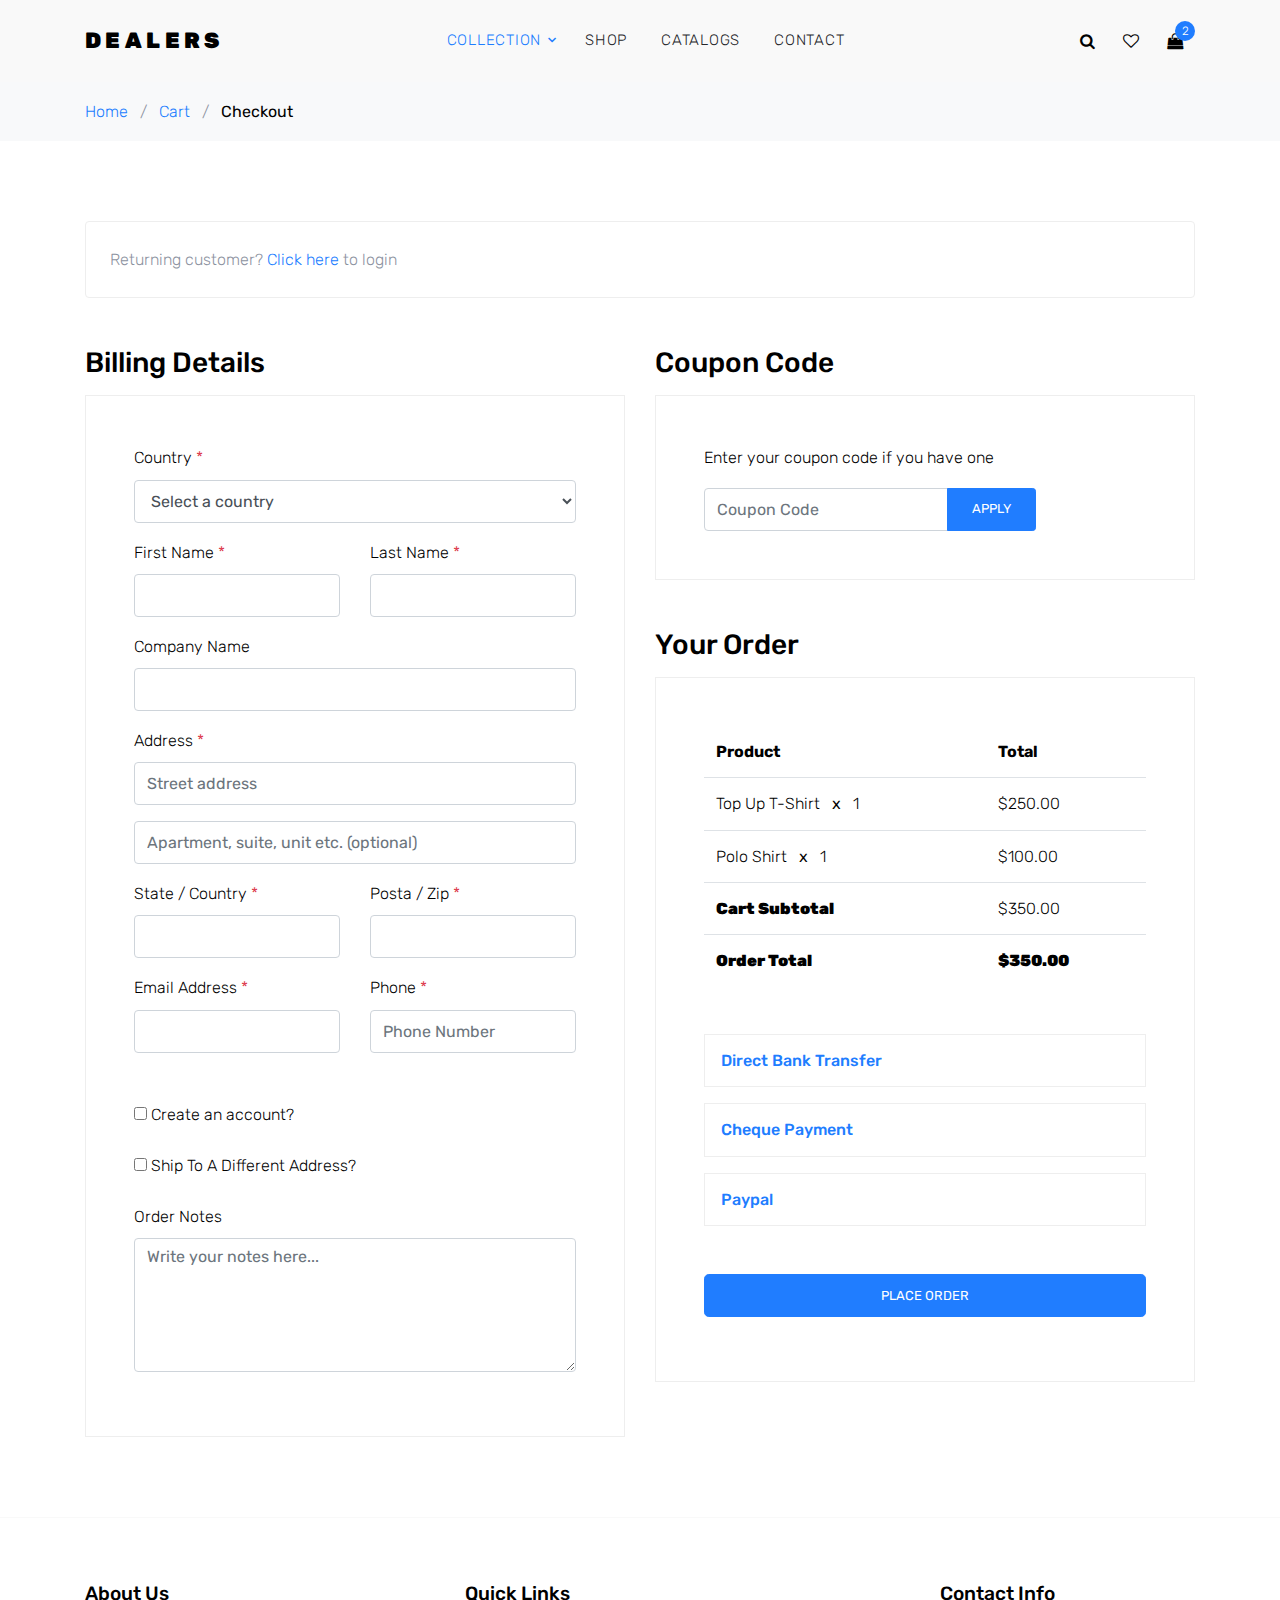
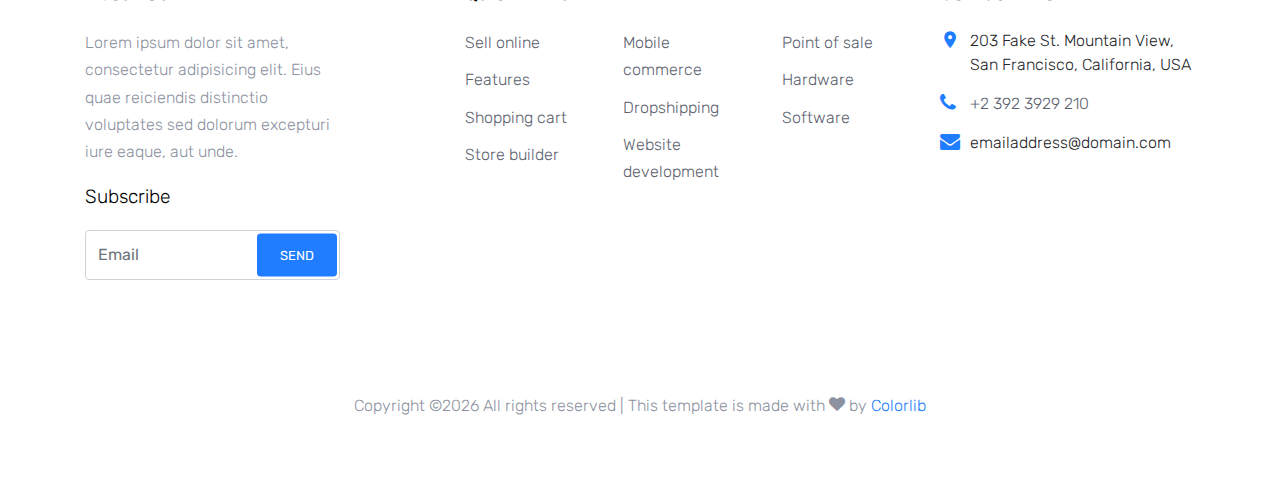
<file: checkout.html>
<!DOCTYPE html>
<html lang="en">
  <head>
    <title>Dealers &mdash; Colorlib e-Commerce Template</title>
    <meta charset="utf-8">
    <meta name="viewport" content="width=device-width, initial-scale=1, shrink-to-fit=no">

    <link href="https://fonts.googleapis.com/css?family=Rubik:400,700" rel="stylesheet">
    <link rel="stylesheet" href="fonts/icomoon/style.css">

    <link rel="stylesheet" href="css/bootstrap.min.css">
    <link rel="stylesheet" href="css/magnific-popup.css">
    <link rel="stylesheet" href="css/jquery-ui.css">
    <link rel="stylesheet" href="css/owl.carousel.min.css">
    <link rel="stylesheet" href="css/owl.theme.default.min.css">


    <link rel="stylesheet" href="css/aos.css">

    <link rel="stylesheet" href="css/style.css">
    
  </head>
  <body>
  
  <div class="site-wrap">
    

    <div class="site-navbar bg-white py-2 position-relative">

      <div class="search-wrap">
        <div class="container">
          <a href="#" class="search-close js-search-close"><span class="icon-close2"></span></a>
          <form action="#" method="post">
            <input type="text" class="form-control" placeholder="Search keyword and hit enter...">
          </form>  
        </div>
      </div>

      <div class="container">
        <div class="d-flex align-items-center justify-content-between">
          <div class="logo">
            <div class="site-logo">
              <a href="index.html" class="js-logo-clone">Dealers</a>
            </div>
          </div>
          <div class="main-nav d-none d-lg-block">
            <nav class="site-navigation text-right text-md-center" role="navigation">
              <ul class="site-menu js-clone-nav d-none d-lg-block">
                <li class="has-children active">
                  <a href="index.html">Collection</a>
                  <ul class="dropdown">
                    <li><a href="#">Men</a></li>
                    <li><a href="#">Women</a></li>
                    <li><a href="#">Children</a></li>
                    <li class="has-children">
                      <a href="#">Sub Menu</a>
                      <ul class="dropdown">
                        <li><a href="#">Men</a></li>
                        <li><a href="#">Women</a></li>
                        <li><a href="#">Children</a></li>
                      </ul>
                    </li>
                  </ul>
                </li>
                
                <li><a href="shop.html">Shop</a></li>
                <li><a href="#">Catalogs</a></li>
                <li><a href="contact.html">Contact</a></li>
              </ul>
            </nav>
          </div>
          <div class="icons">
            <a href="#" class="icons-btn d-inline-block js-search-open"><span class="icon-search"></span></a>
            <a href="#" class="icons-btn d-inline-block"><span class="icon-heart-o"></span></a>
            <a href="cart.html" class="icons-btn d-inline-block bag">
              <span class="icon-shopping-bag"></span>
              <span class="number">2</span>
            </a>
            <a href="#" class="site-menu-toggle js-menu-toggle ml-3 d-inline-block d-lg-none"><span class="icon-menu"></span></a>
          </div>
        </div>
      </div>
    </div>

    <div class="bg-light py-3">
      <div class="container">
        <div class="row">
          <div class="col-md-12 mb-0"><a href="index.html">Home</a> <span class="mx-2 mb-0">/</span> <a href="cart.html">Cart</a> <span class="mx-2 mb-0">/</span> <strong class="text-black">Checkout</strong></div>
        </div>
      </div>
    </div>

    <div class="site-section">
      <div class="container">
        <div class="row mb-5">
          <div class="col-md-12">
            <div class="border p-4 rounded" role="alert">
              Returning customer? <a href="#">Click here</a> to login
            </div>
          </div>
        </div>
        <div class="row">
          <div class="col-md-6 mb-5 mb-md-0">
            <h2 class="h3 mb-3 text-black">Billing Details</h2>
            <div class="p-3 p-lg-5 border">
              <div class="form-group">
                <label for="c_country" class="text-black">Country <span class="text-danger">*</span></label>
                <select id="c_country" class="form-control">
                  <option value="1">Select a country</option>    
                  <option value="2">bangladesh</option>    
                  <option value="3">Algeria</option>    
                  <option value="4">Afghanistan</option>    
                  <option value="5">Ghana</option>    
                  <option value="6">Albania</option>    
                  <option value="7">Bahrain</option>    
                  <option value="8">Colombia</option>    
                  <option value="9">Dominican Republic</option>    
                </select>
              </div>
              <div class="form-group row">
                <div class="col-md-6">
                  <label for="c_fname" class="text-black">First Name <span class="text-danger">*</span></label>
                  <input type="text" class="form-control" id="c_fname" name="c_fname">
                </div>
                <div class="col-md-6">
                  <label for="c_lname" class="text-black">Last Name <span class="text-danger">*</span></label>
                  <input type="text" class="form-control" id="c_lname" name="c_lname">
                </div>
              </div>

              <div class="form-group row">
                <div class="col-md-12">
                  <label for="c_companyname" class="text-black">Company Name </label>
                  <input type="text" class="form-control" id="c_companyname" name="c_companyname">
                </div>
              </div>

              <div class="form-group row">
                <div class="col-md-12">
                  <label for="c_address" class="text-black">Address <span class="text-danger">*</span></label>
                  <input type="text" class="form-control" id="c_address" name="c_address" placeholder="Street address">
                </div>
              </div>

              <div class="form-group">
                <input type="text" class="form-control" placeholder="Apartment, suite, unit etc. (optional)">
              </div>

              <div class="form-group row">
                <div class="col-md-6">
                  <label for="c_state_country" class="text-black">State / Country <span class="text-danger">*</span></label>
                  <input type="text" class="form-control" id="c_state_country" name="c_state_country">
                </div>
                <div class="col-md-6">
                  <label for="c_postal_zip" class="text-black">Posta / Zip <span class="text-danger">*</span></label>
                  <input type="text" class="form-control" id="c_postal_zip" name="c_postal_zip">
                </div>
              </div>

              <div class="form-group row mb-5">
                <div class="col-md-6">
                  <label for="c_email_address" class="text-black">Email Address <span class="text-danger">*</span></label>
                  <input type="text" class="form-control" id="c_email_address" name="c_email_address">
                </div>
                <div class="col-md-6">
                  <label for="c_phone" class="text-black">Phone <span class="text-danger">*</span></label>
                  <input type="text" class="form-control" id="c_phone" name="c_phone" placeholder="Phone Number">
                </div>
              </div>

              <div class="form-group">
                <label for="c_create_account" class="text-black" data-toggle="collapse" href="#create_an_account" role="button" aria-expanded="false" aria-controls="create_an_account"><input type="checkbox" value="1" id="c_create_account"> Create an account?</label>
                <div class="collapse" id="create_an_account">
                  <div class="py-2">
                    <p class="mb-3">Create an account by entering the information below. If you are a returning customer please login at the top of the page.</p>
                    <div class="form-group">
                      <label for="c_account_password" class="text-black">Account Password</label>
                      <input type="email" class="form-control" id="c_account_password" name="c_account_password" placeholder="">
                    </div>
                  </div>
                </div>
              </div>


              <div class="form-group">
                <label for="c_ship_different_address" class="text-black" data-toggle="collapse" href="#ship_different_address" role="button" aria-expanded="false" aria-controls="ship_different_address"><input type="checkbox" value="1" id="c_ship_different_address"> Ship To A Different Address?</label>
                <div class="collapse" id="ship_different_address">
                  <div class="py-2">

                    <div class="form-group">
                      <label for="c_diff_country" class="text-black">Country <span class="text-danger">*</span></label>
                      <select id="c_diff_country" class="form-control">
                        <option value="1">Select a country</option>    
                        <option value="2">bangladesh</option>    
                        <option value="3">Algeria</option>    
                        <option value="4">Afghanistan</option>    
                        <option value="5">Ghana</option>    
                        <option value="6">Albania</option>    
                        <option value="7">Bahrain</option>    
                        <option value="8">Colombia</option>    
                        <option value="9">Dominican Republic</option>    
                      </select>
                    </div>


                    <div class="form-group row">
                      <div class="col-md-6">
                        <label for="c_diff_fname" class="text-black">First Name <span class="text-danger">*</span></label>
                        <input type="text" class="form-control" id="c_diff_fname" name="c_diff_fname">
                      </div>
                      <div class="col-md-6">
                        <label for="c_diff_lname" class="text-black">Last Name <span class="text-danger">*</span></label>
                        <input type="text" class="form-control" id="c_diff_lname" name="c_diff_lname">
                      </div>
                    </div>

                    <div class="form-group row">
                      <div class="col-md-12">
                        <label for="c_diff_companyname" class="text-black">Company Name </label>
                        <input type="text" class="form-control" id="c_diff_companyname" name="c_diff_companyname">
                      </div>
                    </div>

                    <div class="form-group row">
                      <div class="col-md-12">
                        <label for="c_diff_address" class="text-black">Address <span class="text-danger">*</span></label>
                        <input type="text" class="form-control" id="c_diff_address" name="c_diff_address" placeholder="Street address">
                      </div>
                    </div>

                    <div class="form-group">
                      <input type="text" class="form-control" placeholder="Apartment, suite, unit etc. (optional)">
                    </div>

                    <div class="form-group row">
                      <div class="col-md-6">
                        <label for="c_diff_state_country" class="text-black">State / Country <span class="text-danger">*</span></label>
                        <input type="text" class="form-control" id="c_diff_state_country" name="c_diff_state_country">
                      </div>
                      <div class="col-md-6">
                        <label for="c_diff_postal_zip" class="text-black">Posta / Zip <span class="text-danger">*</span></label>
                        <input type="text" class="form-control" id="c_diff_postal_zip" name="c_diff_postal_zip">
                      </div>
                    </div>

                    <div class="form-group row mb-5">
                      <div class="col-md-6">
                        <label for="c_diff_email_address" class="text-black">Email Address <span class="text-danger">*</span></label>
                        <input type="text" class="form-control" id="c_diff_email_address" name="c_diff_email_address">
                      </div>
                      <div class="col-md-6">
                        <label for="c_diff_phone" class="text-black">Phone <span class="text-danger">*</span></label>
                        <input type="text" class="form-control" id="c_diff_phone" name="c_diff_phone" placeholder="Phone Number">
                      </div>
                    </div>

                  </div>

                </div>
              </div>

              <div class="form-group">
                <label for="c_order_notes" class="text-black">Order Notes</label>
                <textarea name="c_order_notes" id="c_order_notes" cols="30" rows="5" class="form-control" placeholder="Write your notes here..."></textarea>
              </div>

            </div>
          </div>
          <div class="col-md-6">

            <div class="row mb-5">
              <div class="col-md-12">
                <h2 class="h3 mb-3 text-black">Coupon Code</h2>
                <div class="p-3 p-lg-5 border">
                  
                  <label for="c_code" class="text-black mb-3">Enter your coupon code if you have one</label>
                  <div class="input-group w-75">
                    <input type="text" class="form-control" id="c_code" placeholder="Coupon Code" aria-label="Coupon Code" aria-describedby="button-addon2">
                    <div class="input-group-append">
                      <button class="btn btn-primary btn-sm px-4" type="button" id="button-addon2">Apply</button>
                    </div>
                  </div>

                </div>
              </div>
            </div>
            
            <div class="row mb-5">
              <div class="col-md-12">
                <h2 class="h3 mb-3 text-black">Your Order</h2>
                <div class="p-3 p-lg-5 border">
                  <table class="table site-block-order-table mb-5">
                    <thead>
                      <th>Product</th>
                      <th>Total</th>
                    </thead>
                    <tbody>
                      <tr>
                        <td>Top Up T-Shirt <strong class="mx-2">x</strong> 1</td>
                        <td>$250.00</td>
                      </tr>
                      <tr>
                        <td>Polo Shirt <strong class="mx-2">x</strong>   1</td>
                        <td>$100.00</td>
                      </tr>
                      <tr>
                        <td class="text-black font-weight-bold"><strong>Cart Subtotal</strong></td>
                        <td class="text-black">$350.00</td>
                      </tr>
                      <tr>
                        <td class="text-black font-weight-bold"><strong>Order Total</strong></td>
                        <td class="text-black font-weight-bold"><strong>$350.00</strong></td>
                      </tr>
                    </tbody>
                  </table>

                  <div class="border p-3 mb-3">
                    <h3 class="h6 mb-0"><a class="d-block" data-toggle="collapse" href="#collapsebank" role="button" aria-expanded="false" aria-controls="collapsebank">Direct Bank Transfer</a></h3>

                    <div class="collapse" id="collapsebank">
                      <div class="py-2">
                        <p class="mb-0">Make your payment directly into our bank account. Please use your Order ID as the payment reference. Your order won’t be shipped until the funds have cleared in our account.</p>
                      </div>
                    </div>
                  </div>

                  <div class="border p-3 mb-3">
                    <h3 class="h6 mb-0"><a class="d-block" data-toggle="collapse" href="#collapsecheque" role="button" aria-expanded="false" aria-controls="collapsecheque">Cheque Payment</a></h3>

                    <div class="collapse" id="collapsecheque">
                      <div class="py-2">
                        <p class="mb-0">Make your payment directly into our bank account. Please use your Order ID as the payment reference. Your order won’t be shipped until the funds have cleared in our account.</p>
                      </div>
                    </div>
                  </div>

                  <div class="border p-3 mb-5">
                    <h3 class="h6 mb-0"><a class="d-block" data-toggle="collapse" href="#collapsepaypal" role="button" aria-expanded="false" aria-controls="collapsepaypal">Paypal</a></h3>

                    <div class="collapse" id="collapsepaypal">
                      <div class="py-2">
                        <p class="mb-0">Make your payment directly into our bank account. Please use your Order ID as the payment reference. Your order won’t be shipped until the funds have cleared in our account.</p>
                      </div>
                    </div>
                  </div>

                  <div class="form-group">
                    <button class="btn btn-primary btn-lg btn-block" onclick="window.location='thankyou.html'">Place Order</button>
                  </div>

                </div>
              </div>
            </div>

          </div>
        </div>
        <!-- </form> -->
      </div>
    </div>

    <footer class="site-footer custom-border-top">
      <div class="container">
        <div class="row">
          <div class="col-md-6 col-lg-3 mb-4 mb-lg-0">
            
            <div class="block-7">
              <h3 class="footer-heading mb-4">About Us</h3>
              <p>Lorem ipsum dolor sit amet, consectetur adipisicing elit. Eius quae reiciendis distinctio voluptates sed dolorum excepturi iure eaque, aut unde.</p>
            </div>
            <div class="block-7">
              <form action="#" method="post">
                <label for="email_subscribe" class="footer-heading">Subscribe</label>
                <div class="form-group">
                  <input type="text" class="form-control py-4" id="email_subscribe" placeholder="Email">
                  <input type="submit" class="btn btn-sm btn-primary" value="Send">
                </div>
              </form>
            </div>
          </div>
          <div class="col-lg-5 ml-auto mb-5 mb-lg-0">
            <div class="row">
              <div class="col-md-12">
                <h3 class="footer-heading mb-4">Quick Links</h3>
              </div>
              <div class="col-md-6 col-lg-4">
                <ul class="list-unstyled">
                  <li><a href="#">Sell online</a></li>
                  <li><a href="#">Features</a></li>
                  <li><a href="#">Shopping cart</a></li>
                  <li><a href="#">Store builder</a></li>
                </ul>
              </div>
              <div class="col-md-6 col-lg-4">
                <ul class="list-unstyled">
                  <li><a href="#">Mobile commerce</a></li>
                  <li><a href="#">Dropshipping</a></li>
                  <li><a href="#">Website development</a></li>
                </ul>
              </div>
              <div class="col-md-6 col-lg-4">
                <ul class="list-unstyled">
                  <li><a href="#">Point of sale</a></li>
                  <li><a href="#">Hardware</a></li>
                  <li><a href="#">Software</a></li>
                </ul>
              </div>
            </div>
          </div>
          
          <div class="col-md-6 col-lg-3">
            <div class="block-5 mb-5">
              <h3 class="footer-heading mb-4">Contact Info</h3>
              <ul class="list-unstyled">
                <li class="address">203 Fake St. Mountain View, San Francisco, California, USA</li>
                <li class="phone"><a href="tel://23923929210">+2 392 3929 210</a></li>
                <li class="email">emailaddress@domain.com</li>
              </ul>
            </div>

            
          </div>
        </div>
        <div class="row pt-5 mt-5 text-center">
          <div class="col-md-12">
            <p>
            <!-- Link back to Colorlib can't be removed. Template is licensed under CC BY 3.0. -->
            Copyright &copy;<script>document.write(new Date().getFullYear());</script> All rights reserved | This template is made with <i class="icon-heart" aria-hidden="true"></i> by <a href="https://colorlib.com" target="_blank" class="text-primary">Colorlib</a>
            <!-- Link back to Colorlib can't be removed. Template is licensed under CC BY 3.0. -->
            </p>
          </div>
          
        </div>
      </div>
    </footer>
  </div>

  <script src="js/jquery-3.3.1.min.js"></script>
  <script src="js/jquery-ui.js"></script>
  <script src="js/popper.min.js"></script>
  <script src="js/bootstrap.min.js"></script>
  <script src="js/owl.carousel.min.js"></script>
  <script src="js/jquery.magnific-popup.min.js"></script>
  <script src="js/aos.js"></script>

  <script src="js/main.js"></script>
    
  </body>
</html>
</file>
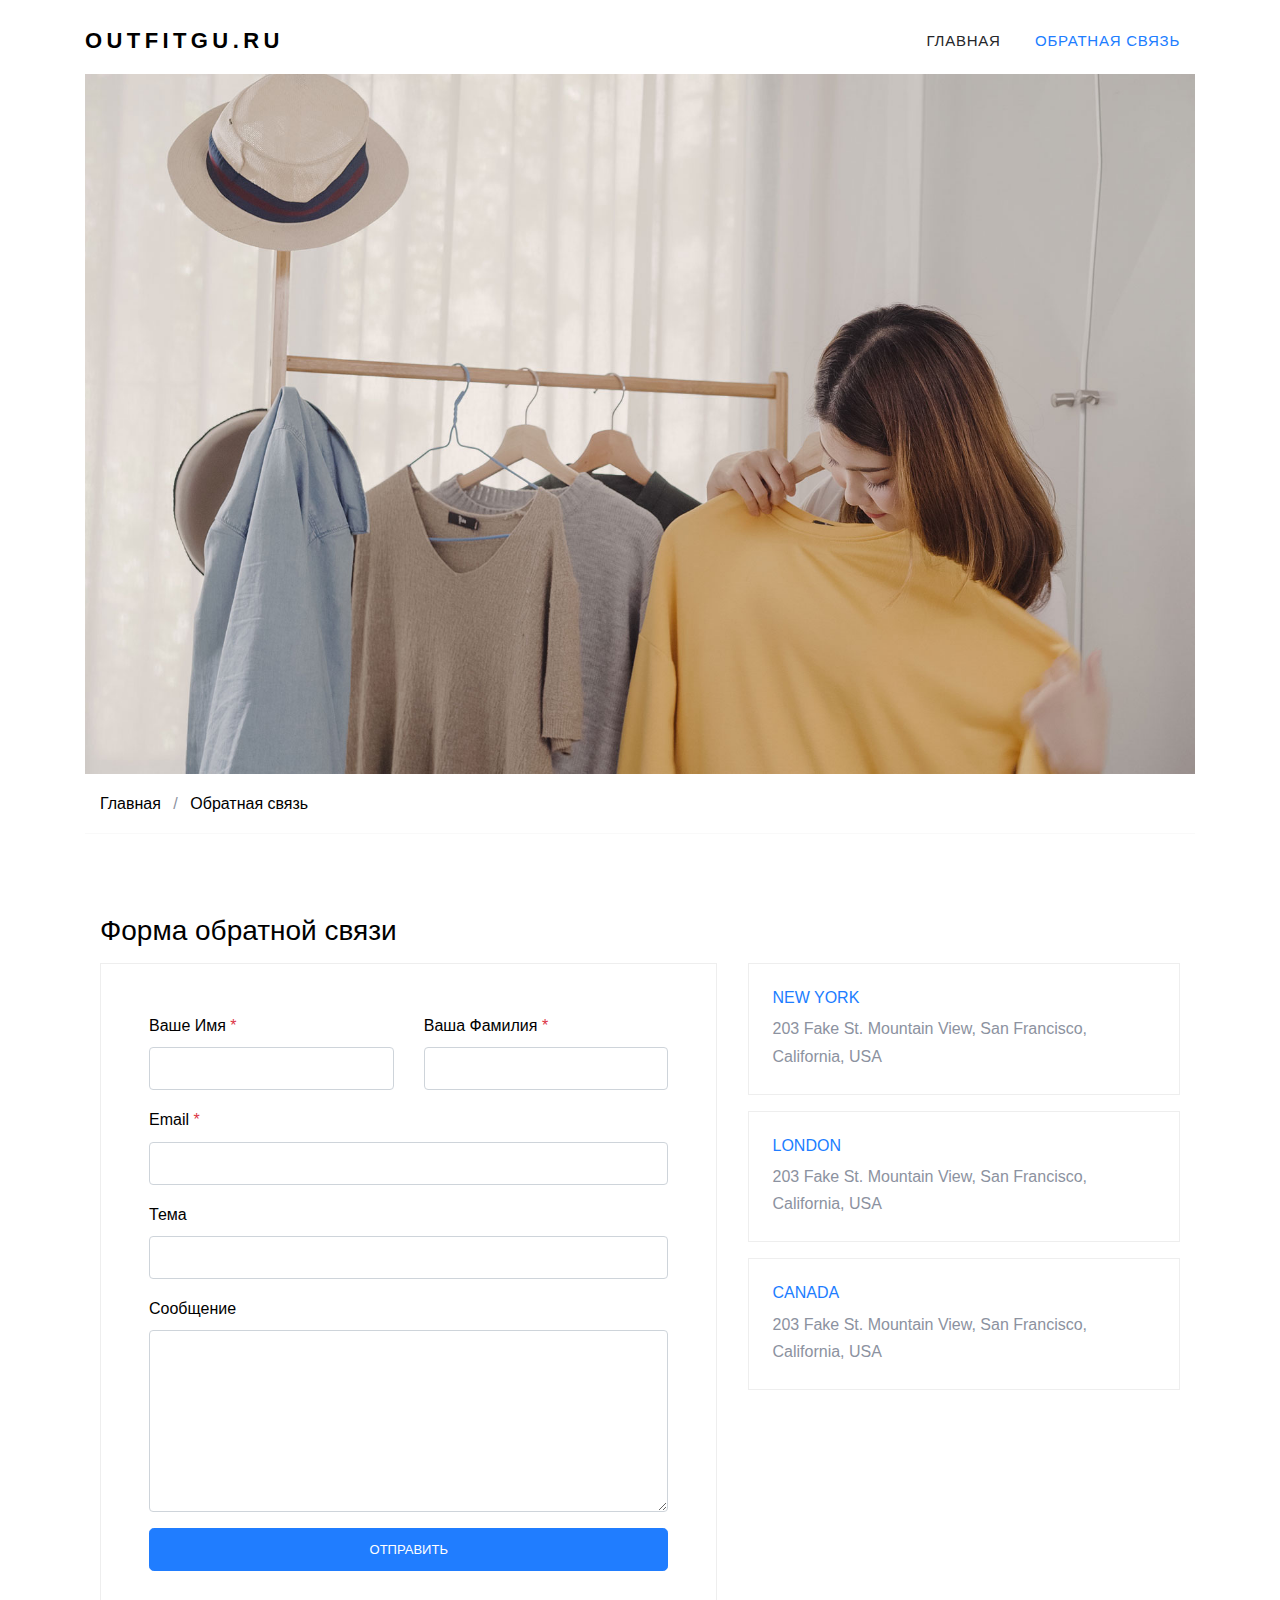
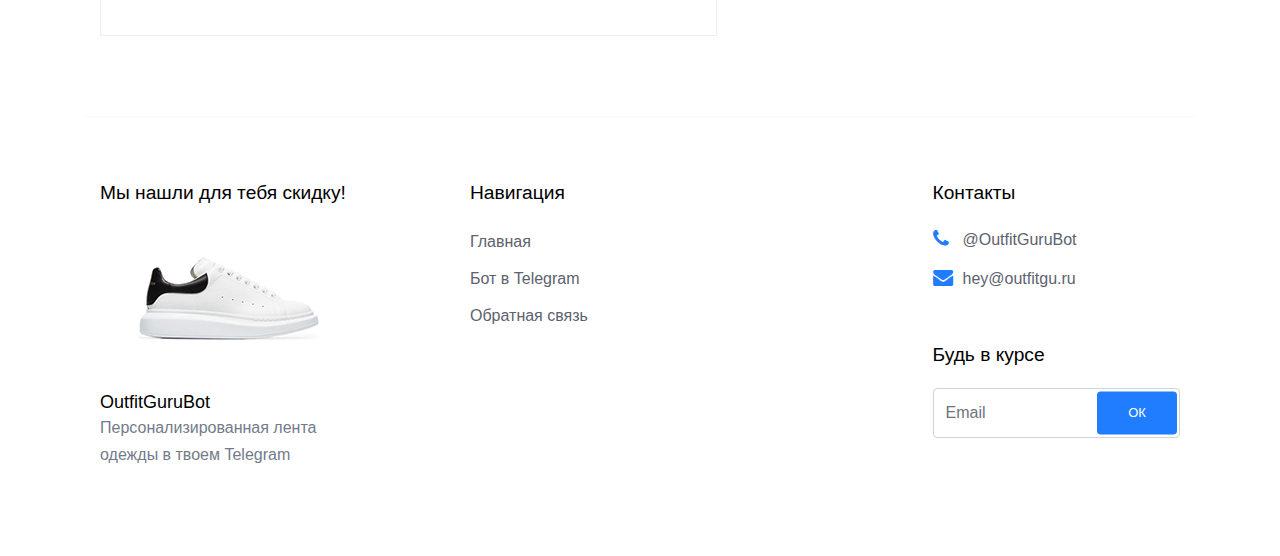
<file: contact.html>
<!DOCTYPE html>
<html lang="en">
  <head>
    <title>OutfitGU.RU &mdash; personilized outfit feed in your smartphone</title>
    <meta charset="utf-8">
    <meta name="viewport" content="width=device-width, initial-scale=1, shrink-to-fit=no">

    <link rel="stylesheet" href="https://fonts.googleapis.com/css?family=Mukta:300,400,700"> 
    <link rel="stylesheet" href="fonts/icomoon/style.css">

    <link rel="stylesheet" href="css/bootstrap.min.css">
    <link rel="stylesheet" href="css/magnific-popup.css">
    <link rel="stylesheet" href="css/jquery-ui.css">
    <link rel="stylesheet" href="css/owl.carousel.min.css">
    <link rel="stylesheet" href="css/owl.theme.default.min.css">


    <link rel="stylesheet" href="css/aos.css">

    <link rel="stylesheet" href="css/style.css">
    
  </head>
  <body>
  
  <div class="site-wrap">
    

    <div class="site-navbar bg-white py-2">

      <div class="search-wrap">
        <div class="container">
          <a href="#" class="search-close js-search-close"><span class="icon-close2"></span></a>
          <form action="#" method="post">
            <input type="text" class="form-control" placeholder="Search keyword and hit enter...">
          </form>  
        </div>
      </div>

      <div class="container">
        <div class="d-flex align-items-center justify-content-between">
          <div class="logo">
            <div class="site-logo">
              <a href="index.html" class="js-logo-clone">OutfitGU.RU</a>
            </div>
          </div>
          <div class="main-nav d-none d-lg-block">
            <nav class="site-navigation text-right text-md-center" role="navigation">
              <ul class="site-menu js-clone-nav d-none d-lg-block">
                <!-- <li class="has-children ">
                  <a href="index.html">Главная</a>
                  <ul class="dropdown">
                    <li><a href="#">Menu One</a></li>
                    <li><a href="#">Menu Two</a></li>
                    <li><a href="#">Menu Three</a></li>
                    <li class="has-children">
                      <a href="#">Sub Menu</a>
                      <ul class="dropdown">
                        <li><a href="#">Menu One</a></li>
                        <li><a href="#">Menu Two</a></li>
                        <li><a href="#">Menu Three</a></li>
                      </ul>
                    </li>
                  </ul>
                </li>
                 -->
                <li><a href="index.html">Главная</a></li>
                <!-- <li><a href="#">Catalogue</a></li>
                <li><a href="#">New Arrivals</a></li> -->
                <li class="active"><a href="contact.html">Обратная связь</a></li>
              </ul>
            </nav>
          </div>
         <!--  <div class="icons">
            <a href="#" class="icons-btn d-inline-block js-search-open"><span class="icon-search"></span></a>
            <a href="#" class="icons-btn d-inline-block"><span class="icon-heart-o"></span></a>
            <a href="cart.html" class="icons-btn d-inline-block bag">
              <span class="icon-shopping-bag"></span>
              <span class="number">2</span>
            </a>
            <a href="#" class="site-menu-toggle js-menu-toggle ml-3 d-inline-block d-lg-none"><span class="icon-menu"></span></a>
          </div>
        </div>
      </div> -->
    </div>
    
    <div class="site-blocks-cover inner-page" style="background-image: url('images/hero_2.jpg'); background-repeat: no-repeat; background-size: cover; background-position: center" data-aos="fade">
      <div class="container">
        <div class="row">
        
        </div>
      </div>
    </div>

    <div class="custom-border-bottom py-3">
      <div class="container">
        <div class="row">
          <div class="col-md-12 mb-0"><a href="index.html">Главная</a> <span class="mx-2 mb-0">/</span> <strong class="text-black">Обратная связь</strong></div>
        </div>
      </div>
    </div>


    <div class="site-section">
      <div class="container">
        <div class="row">
          <div class="col-md-12">
            <h2 class="h3 mb-3 text-black">Форма обратной связи</h2>
          </div>
          <div class="col-md-7">

            <form action="#" method="post">
              
              <div class="p-3 p-lg-5 border">
                <div class="form-group row">
                  <div class="col-md-6">
                    <label for="c_fname" class="text-black">Ваше Имя <span class="text-danger">*</span></label>
                    <input type="text" class="form-control" id="c_fname" name="c_fname">
                  </div>
                  <div class="col-md-6">
                    <label for="c_lname" class="text-black">Ваша Фамилия <span class="text-danger">*</span></label>
                    <input type="text" class="form-control" id="c_lname" name="c_lname">
                  </div>
                </div>
                <div class="form-group row">
                  <div class="col-md-12">
                    <label for="c_email" class="text-black">Email <span class="text-danger">*</span></label>
                    <input type="email" class="form-control" id="c_email" name="c_email" placeholder="">
                  </div>
                </div>
                <div class="form-group row">
                  <div class="col-md-12">
                    <label for="c_subject" class="text-black">Тема </label>
                    <input type="text" class="form-control" id="c_subject" name="c_subject">
                  </div>
                </div>

                <div class="form-group row">
                  <div class="col-md-12">
                    <label for="c_message" class="text-black">Сообщение </label>
                    <textarea name="c_message" id="c_message" cols="30" rows="7" class="form-control"></textarea>
                  </div>
                </div>
                <div class="form-group row">
                  <div class="col-lg-12">
                    <input type="submit" class="btn btn-primary btn-lg btn-block" value="Отправить">
                  </div>
                </div>
              </div>
            </form>
          </div>
          <div class="col-md-5 ml-auto">
            <div class="p-4 border mb-3">
              <span class="d-block text-primary h6 text-uppercase">New York</span>
              <p class="mb-0">203 Fake St. Mountain View, San Francisco, California, USA</p>
            </div>
            <div class="p-4 border mb-3">
              <span class="d-block text-primary h6 text-uppercase">London</span>
              <p class="mb-0">203 Fake St. Mountain View, San Francisco, California, USA</p>
            </div>
            <div class="p-4 border mb-3">
              <span class="d-block text-primary h6 text-uppercase">Canada</span>
              <p class="mb-0">203 Fake St. Mountain View, San Francisco, California, USA</p>
            </div>

          </div>
        </div>
      </div>
    </div>


    <footer class="site-footer custom-border-top">
      <div class="container">
        <div class="row">
          <div class="col-md-6 col-lg-3 mb-4 mb-lg-0">
            <h3 class="footer-heading mb-4">Мы нашли для тебя скидку!</h3>
            <a href="tg://resolve?domain=outfitgurubot" class="block-6">
              <img src="images/mcqueensmall.png" alt="Image placeholder" class="img-fluid rounded mb-4">
              <h3 class="font-weight-light  mb-0">OutfitGuruBot</h3>
              <p>Персонализированная лента одежды в твоем Telegram</p>
            </a>
          </div>
          <div class="col-lg-5 ml-auto mb-5 mb-lg-0">
            <div class="row">
              <div class="col-md-12">
                <h3 class="footer-heading mb-4">Навигация</h3>
              </div>
              <div class="col-md-6 col-lg-4">
                <ul class="list-unstyled">
                  <li><a href="tg://resolve?domain=outfitgurubot">Главная</a></li>
                  <li><a href="tg://resolve?domain=outfitgurubot">Бот в Telegram</a></li>
                  <li><a href="contact.html">Обратная связь</a></li>
                  <li><a href="tg://resolve?domain=outfitgurubot"></a></li>
                </ul>
              </div>
              <div class="col-md-6 col-lg-4">
                <ul class="list-unstyled">
                  <li><a href="tg://resolve?domain=outfitgurubot"></a></li>
                  <li><a href="tg://resolve?domain=outfitgurubot"></a></li>
                  <li><a href="tg://resolve?domain=outfitgurubot"></a></li>
                </ul>
              </div>
              <div class="col-md-6 col-lg-4">
                <ul class="list-unstyled">
                  <li><a href="tg://resolve?domain=outfitgurubot"></a></li>
                  <li><a href="tg://resolve?domain=outfitgurubot"></a></li>
                  <li><a href="tg://resolve?domain=outfitgurubot"></a></li>
                </ul>
              </div>
            </div>
          </div>

          
          <div class="col-md-6 col-lg-3">
            <div class="block-5 mb-5">
              <h3 class="footer-heading mb-4">Контакты</h3>
              <ul class="list-unstyled">
                <!-- <li class="address">203 Fake St. Mountain View, San Francisco, California, USA</li> -->
                <li class="phone"><a href="tg://resolve?domain=outfitgurubot">@OutfitGuruBot</a></li>
                <li class="email"><a href="mailto:hey@outfitgu.ru">hey@outfitgu.ru</a></li>
              </ul>
            </div>

            <div class="block-7">
              <form action="#" method="post">
                <label for="email_subscribe" class="footer-heading">Будь в курсе</label>
                <div class="form-group">
                  <input type="text" class="form-control py-4" id="email_subscribe" placeholder="Email">
                  <input type="submit" class="btn btn-sm btn-primary" value="Ок">
                </div>
              </form>
            </div>
          </div>
        </div>
      </div>
    </footer>
  </div>

  <script src="js/jquery-3.3.1.min.js"></script>
  <script src="js/jquery-ui.js"></script>
  <script src="js/popper.min.js"></script>
  <script src="js/bootstrap.min.js"></script>
  <script src="js/owl.carousel.min.js"></script>
  <script src="js/jquery.magnific-popup.min.js"></script>
  <script src="js/aos.js"></script>

  <script src="js/main.js"></script>
    
  </body>
</html>
</file>
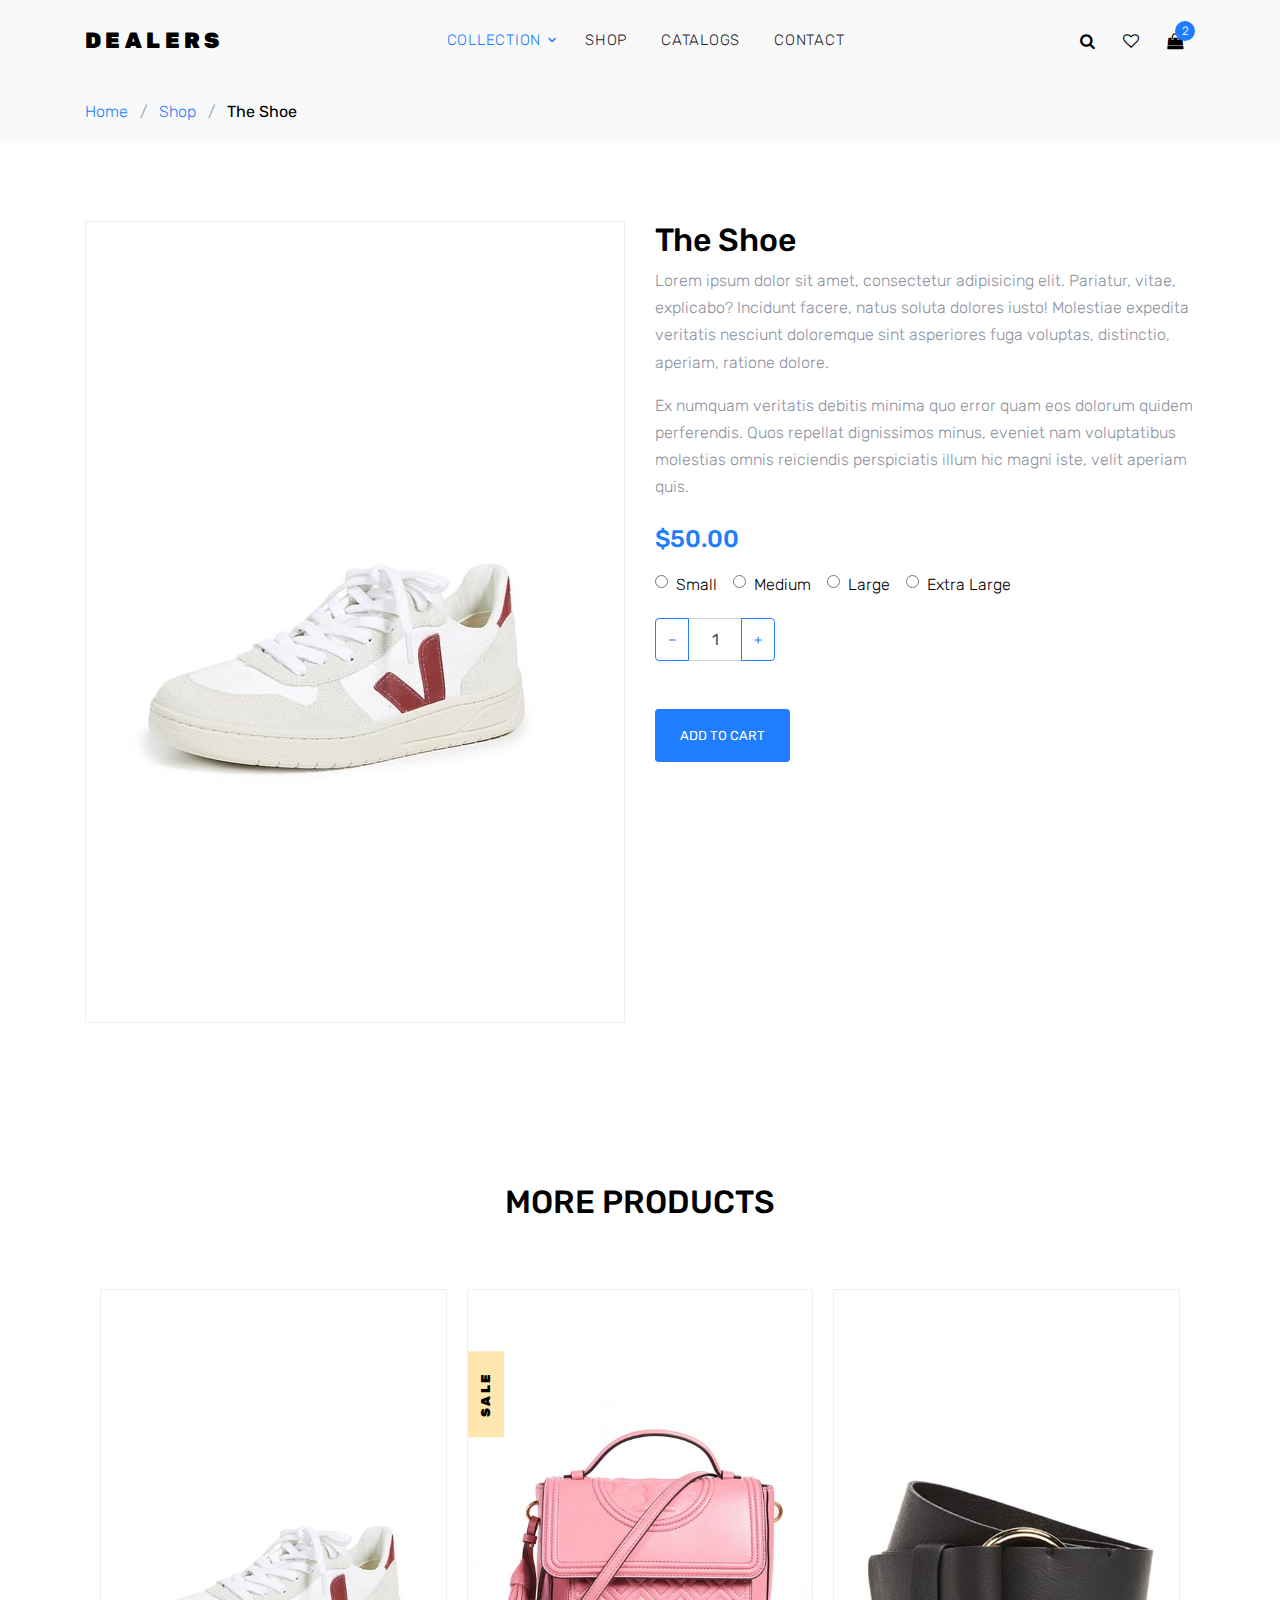
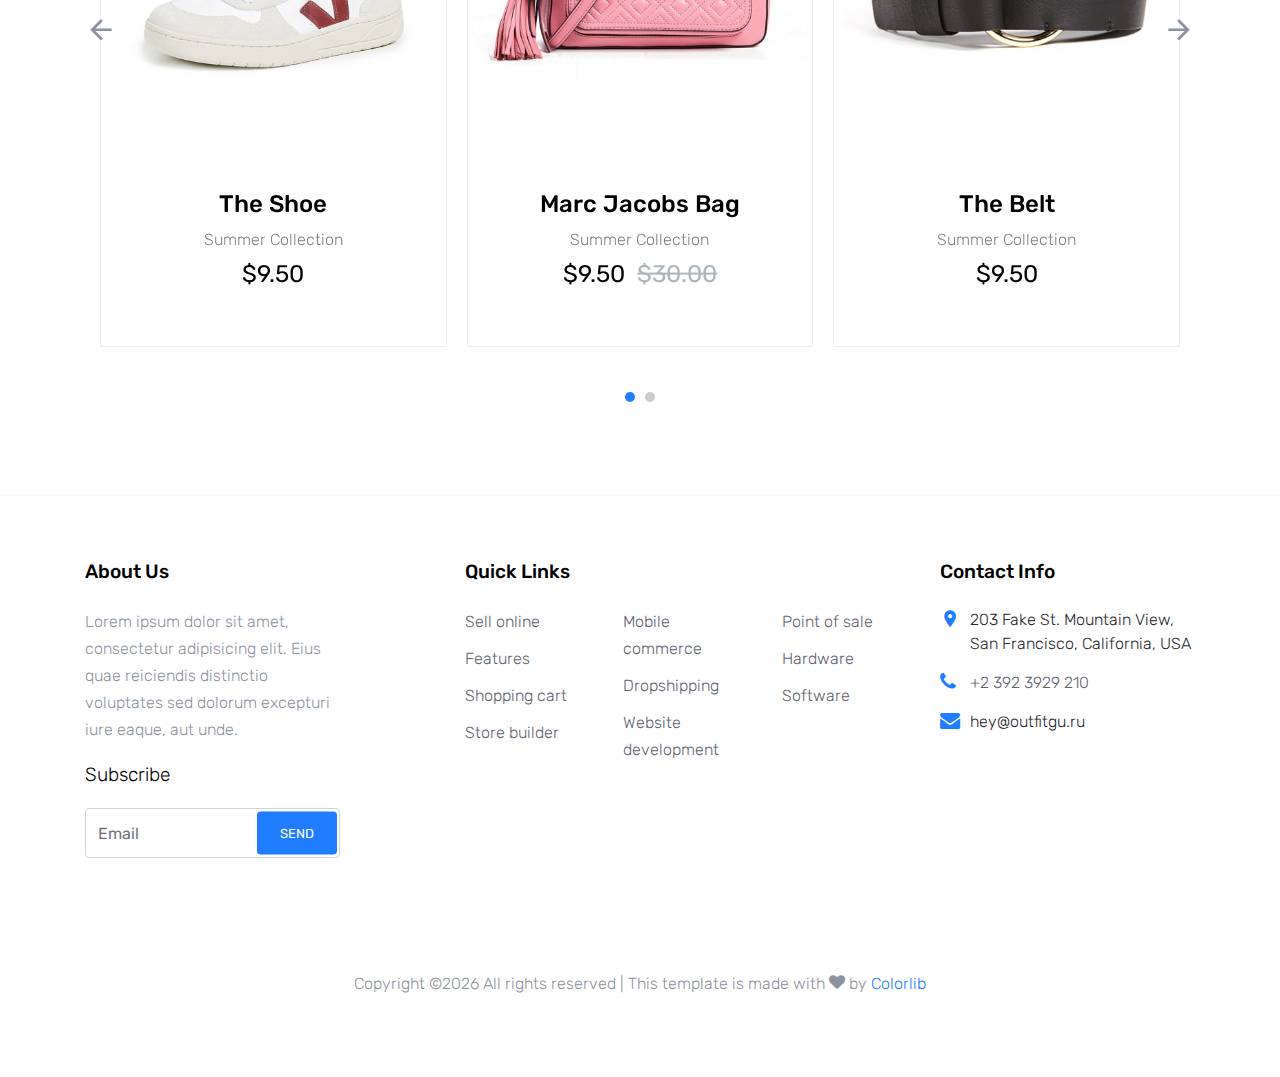
<file: shop-single.html>
<!DOCTYPE html>
<html lang="en">
  <head>
    <title>Dealers &mdash; Colorlib e-Commerce Template</title>
    <meta charset="utf-8">
    <meta name="viewport" content="width=device-width, initial-scale=1, shrink-to-fit=no">

    <link href="https://fonts.googleapis.com/css?family=Rubik:400,700" rel="stylesheet">
    <link rel="stylesheet" href="fonts/icomoon/style.css">

    <link rel="stylesheet" href="css/bootstrap.min.css">
    <link rel="stylesheet" href="css/magnific-popup.css">
    <link rel="stylesheet" href="css/jquery-ui.css">
    <link rel="stylesheet" href="css/owl.carousel.min.css">
    <link rel="stylesheet" href="css/owl.theme.default.min.css">


    <link rel="stylesheet" href="css/aos.css">

    <link rel="stylesheet" href="css/style.css">
    
  </head>
  <body>
  
  <div class="site-wrap">
    

    <div class="site-navbar bg-white py-2 position-relative">

      <div class="search-wrap">
        <div class="container">
          <a href="#" class="search-close js-search-close"><span class="icon-close2"></span></a>
          <form action="#" method="post">
            <input type="text" class="form-control" placeholder="Search keyword and hit enter...">
          </form>  
        </div>
      </div>

      <div class="container">
        <div class="d-flex align-items-center justify-content-between">
          <div class="logo">
            <div class="site-logo">
              <a href="index.html" class="js-logo-clone">Dealers</a>
            </div>
          </div>
          <div class="main-nav d-none d-lg-block">
            <nav class="site-navigation text-right text-md-center" role="navigation">
              <ul class="site-menu js-clone-nav d-none d-lg-block">
                <li class="has-children active">
                  <a href="index.html">Collection</a>
                  <ul class="dropdown">
                    <li><a href="#">Men</a></li>
                    <li><a href="#">Women</a></li>
                    <li><a href="#">Children</a></li>
                    <li class="has-children">
                      <a href="#">Sub Menu</a>
                      <ul class="dropdown">
                        <li><a href="#">Men</a></li>
                        <li><a href="#">Women</a></li>
                        <li><a href="#">Children</a></li>
                      </ul>
                    </li>
                  </ul>
                </li>
                
                <li><a href="shop.html">Shop</a></li>
                <li><a href="#">Catalogs</a></li>
                <li><a href="contact.html">Contact</a></li>
              </ul>
            </nav>
          </div>
          <div class="icons">
            <a href="#" class="icons-btn d-inline-block js-search-open"><span class="icon-search"></span></a>
            <a href="#" class="icons-btn d-inline-block"><span class="icon-heart-o"></span></a>
            <a href="cart.html" class="icons-btn d-inline-block bag">
              <span class="icon-shopping-bag"></span>
              <span class="number">2</span>
            </a>
            <a href="#" class="site-menu-toggle js-menu-toggle ml-3 d-inline-block d-lg-none"><span class="icon-menu"></span></a>
          </div>
        </div>
      </div>
    </div>
    
    <div class="bg-light py-3">
      <div class="container">
        <div class="row">
          <div class="col-md-12 mb-0"><a href="index.html">Home</a> <span class="mx-2 mb-0">/</span> <a href="shop.html">Shop</a> <span class="mx-2 mb-0">/</span> <strong class="text-black">The Shoe</strong></div>
        </div>
      </div>
    </div>  

    <div class="site-section">
      <div class="container">
        <div class="row">
          <div class="col-md-6">
            <div class="border">
              <img src="images/product_1.jpg" alt="Image" class="img-fluid">
            </div>
          </div>
          <div class="col-md-6">
            <h2 class="text-black">The Shoe</h2>
            <p>Lorem ipsum dolor sit amet, consectetur adipisicing elit. Pariatur, vitae, explicabo? Incidunt facere, natus soluta dolores iusto! Molestiae expedita veritatis nesciunt doloremque sint asperiores fuga voluptas, distinctio, aperiam, ratione dolore.</p>
            <p class="mb-4">Ex numquam veritatis debitis minima quo error quam eos dolorum quidem perferendis. Quos repellat dignissimos minus, eveniet nam voluptatibus molestias omnis reiciendis perspiciatis illum hic magni iste, velit aperiam quis.</p>
            <p><strong class="text-primary h4">$50.00</strong></p>
            <div class="mb-1 d-flex">
              <label for="option-sm" class="d-flex mr-3 mb-3">
                <span class="d-inline-block mr-2" style="top:-2px; position: relative;"><input type="radio" id="option-sm" name="shop-sizes"></span> <span class="d-inline-block text-black">Small</span>
              </label>
              <label for="option-md" class="d-flex mr-3 mb-3">
                <span class="d-inline-block mr-2" style="top:-2px; position: relative;"><input type="radio" id="option-md" name="shop-sizes"></span> <span class="d-inline-block text-black">Medium</span>
              </label>
              <label for="option-lg" class="d-flex mr-3 mb-3">
                <span class="d-inline-block mr-2" style="top:-2px; position: relative;"><input type="radio" id="option-lg" name="shop-sizes"></span> <span class="d-inline-block text-black">Large</span>
              </label>
              <label for="option-xl" class="d-flex mr-3 mb-3">
                <span class="d-inline-block mr-2" style="top:-2px; position: relative;"><input type="radio" id="option-xl" name="shop-sizes"></span> <span class="d-inline-block text-black"> Extra Large</span>
              </label>
            </div>
            <div class="mb-5">
              <div class="input-group mb-3" style="max-width: 120px;">
              <div class="input-group-prepend">
                <button class="btn btn-outline-primary js-btn-minus" type="button">&minus;</button>
              </div>
              <input type="text" class="form-control text-center" value="1" placeholder="" aria-label="Example text with button addon" aria-describedby="button-addon1">
              <div class="input-group-append">
                <button class="btn btn-outline-primary js-btn-plus" type="button">&plus;</button>
              </div>
            </div>

            </div>
            <p><a href="cart.html" class="buy-now btn btn-sm height-auto px-4 py-3 btn-primary">Add To Cart</a></p>

          </div>
        </div>
      </div>
    </div>

    <div class="site-section">
      <div class="container">
        <div class="row">
          <div class="title-section text-center col-12">
            <h2 class="text-uppercase">More Products</h2>
          </div>
        </div>
        <div class="row">
          <div class="col-md-12 block-3 products-wrap">
            <div class="nonloop-block-3 owl-carousel">
              
              <div class="product">
                <a href="shop-single.html" class="item">
                  <img src="images/product_1.jpg" alt="Image" class="img-fluid">
                  <div class="item-info">
                    <h3>The Shoe</h3>
                    <span class="collection d-block">Summer Collection</span>
                    <strong class="price">$9.50</strong>
                  </div>
                </a>
              </div>

              <div class="product">
                <a href="shop-single.html" class="item">
                  <span class="tag">Sale</span>
                  <img src="images/product_2.jpg" alt="Image" class="img-fluid">
                  <div class="item-info">
                    <h3>Marc Jacobs Bag</h3>
                    <span class="collection d-block">Summer Collection</span>
                    <strong class="price">$9.50 <del>$30.00</del></strong>
                  </div>
                </a>
              </div>

              <div class="product">
                <a href="shop-single.html" class="item">
                  <img src="images/product_3.jpg" alt="Image" class="img-fluid">
                  <div class="item-info">
                    <h3>The  Belt</h3>
                    <span class="collection d-block">Summer Collection</span>
                    <strong class="price">$9.50</strong>
                  </div>
                </a>
              </div>

              <div class="product">
                <a href="shop-single.html" class="item">
                  <img src="images/product_1.jpg" alt="Image" class="img-fluid">
                  <div class="item-info">
                    <h3>The Shoe</h3>
                    <span class="collection d-block">Summer Collection</span>
                    <strong class="price">$9.50</strong>
                  </div>
                </a>
              </div>

              <div class="product">
                <a href="shop-single.html" class="item">
                  <span class="tag">Sale</span>
                  <img src="images/product_2.jpg" alt="Image" class="img-fluid">
                  <div class="item-info">
                    <h3>Marc Jacobs Bag</h3>
                    <span class="collection d-block">Summer Collection</span>
                    <strong class="price">$9.50 <del>$30.00</del></strong>
                  </div>
                </a>
              </div>

              <div class="product">
                <a href="shop-single.html" class="item">
                  <img src="images/product_3.jpg" alt="Image" class="img-fluid">
                  <div class="item-info">
                    <h3>The  Belt</h3>
                    <span class="collection d-block">Summer Collection</span>
                    <strong class="price">$9.50</strong>
                  </div>
                </a>
              </div>

            </div>
          </div>
        </div>
      </div>
    </div>

    <footer class="site-footer custom-border-top">
      <div class="container">
        <div class="row">
          <div class="col-md-6 col-lg-3 mb-4 mb-lg-0">
            
            <div class="block-7">
              <h3 class="footer-heading mb-4">About Us</h3>
              <p>Lorem ipsum dolor sit amet, consectetur adipisicing elit. Eius quae reiciendis distinctio voluptates sed dolorum excepturi iure eaque, aut unde.</p>
            </div>
            <div class="block-7">
              <form action="#" method="post">
                <label for="email_subscribe" class="footer-heading">Subscribe</label>
                <div class="form-group">
                  <input type="text" class="form-control py-4" id="email_subscribe" placeholder="Email">
                  <input type="submit" class="btn btn-sm btn-primary" value="Send">
                </div>
              </form>
            </div>
          </div>
          <div class="col-lg-5 ml-auto mb-5 mb-lg-0">
            <div class="row">
              <div class="col-md-12">
                <h3 class="footer-heading mb-4">Quick Links</h3>
              </div>
              <div class="col-md-6 col-lg-4">
                <ul class="list-unstyled">
                  <li><a href="#">Sell online</a></li>
                  <li><a href="#">Features</a></li>
                  <li><a href="#">Shopping cart</a></li>
                  <li><a href="#">Store builder</a></li>
                </ul>
              </div>
              <div class="col-md-6 col-lg-4">
                <ul class="list-unstyled">
                  <li><a href="#">Mobile commerce</a></li>
                  <li><a href="#">Dropshipping</a></li>
                  <li><a href="#">Website development</a></li>
                </ul>
              </div>
              <div class="col-md-6 col-lg-4">
                <ul class="list-unstyled">
                  <li><a href="#">Point of sale</a></li>
                  <li><a href="#">Hardware</a></li>
                  <li><a href="#">Software</a></li>
                </ul>
              </div>
            </div>
          </div>
          
          <div class="col-md-6 col-lg-3">
            <div class="block-5 mb-5">
              <h3 class="footer-heading mb-4">Contact Info</h3>
              <ul class="list-unstyled">
                <li class="address">203 Fake St. Mountain View, San Francisco, California, USA</li>
                <li class="phone"><a href="tel://23923929210">+2 392 3929 210</a></li>
                <li class="email">hey@outfitgu.ru</li>
              </ul>
            </div>

            
          </div>
        </div>
        <div class="row pt-5 mt-5 text-center">
          <div class="col-md-12">
            <p>
            <!-- Link back to Colorlib can't be removed. Template is licensed under CC BY 3.0. -->
            Copyright &copy;<script>document.write(new Date().getFullYear());</script> All rights reserved | This template is made with <i class="icon-heart" aria-hidden="true"></i> by <a href="https://colorlib.com" target="_blank" class="text-primary">Colorlib</a>
            <!-- Link back to Colorlib can't be removed. Template is licensed under CC BY 3.0. -->
            </p>
          </div>
          
        </div>
      </div>
    </footer>
  </div>

  <script src="js/jquery-3.3.1.min.js"></script>
  <script src="js/jquery-ui.js"></script>
  <script src="js/popper.min.js"></script>
  <script src="js/bootstrap.min.js"></script>
  <script src="js/owl.carousel.min.js"></script>
  <script src="js/jquery.magnific-popup.min.js"></script>
  <script src="js/aos.js"></script>

  <script src="js/main.js"></script>
    
  </body>
</html>
</file>
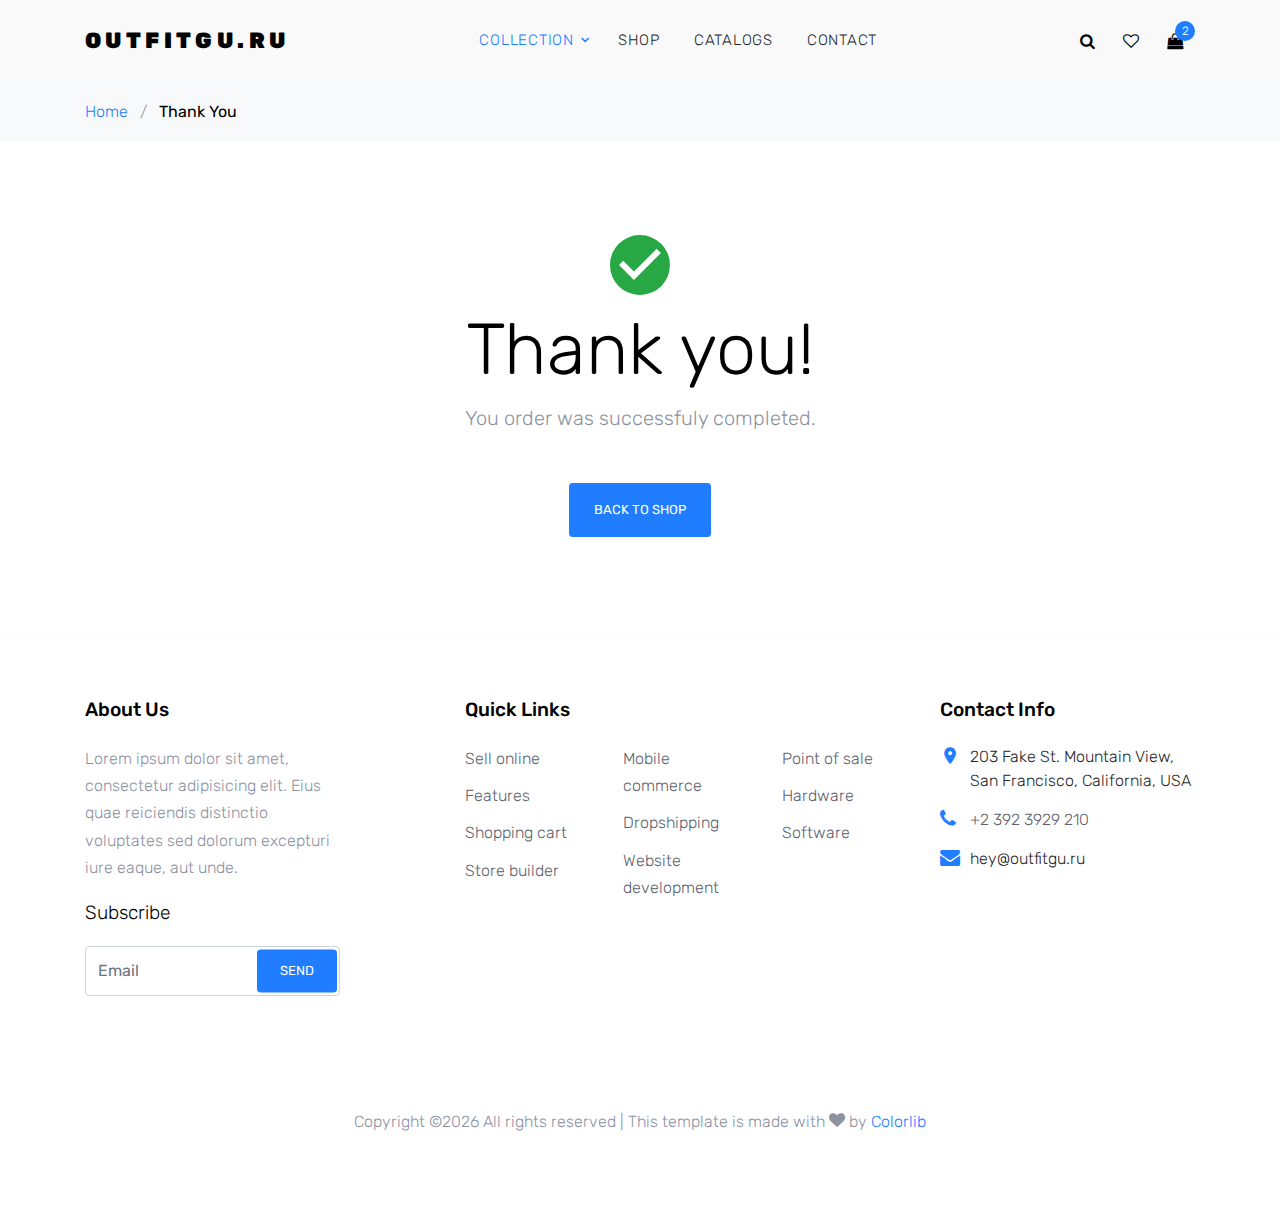
<file: thankyou.html>
<!DOCTYPE html>
<html lang="en">
  <head>
    <title>OutfitGU.RU &mdash; personilized outfit feed in your smartphone</title>
    <meta charset="utf-8">
    <meta name="viewport" content="width=device-width, initial-scale=1, shrink-to-fit=no">

    <link href="https://fonts.googleapis.com/css?family=Rubik:400,700" rel="stylesheet">
    <link rel="stylesheet" href="fonts/icomoon/style.css">

    <link rel="stylesheet" href="css/bootstrap.min.css">
    <link rel="stylesheet" href="css/magnific-popup.css">
    <link rel="stylesheet" href="css/jquery-ui.css">
    <link rel="stylesheet" href="css/owl.carousel.min.css">
    <link rel="stylesheet" href="css/owl.theme.default.min.css">


    <link rel="stylesheet" href="css/aos.css">

    <link rel="stylesheet" href="css/style.css">
    
  </head>
  <body>
  
  <div class="site-wrap">
    

    <div class="site-navbar bg-white py-2 position-relative">

      <div class="search-wrap">
        <div class="container">
          <a href="#" class="search-close js-search-close"><span class="icon-close2"></span></a>
          <form action="#" method="post">
            <input type="text" class="form-control" placeholder="Search keyword and hit enter...">
          </form>  
        </div>
      </div>

      <div class="container">
        <div class="d-flex align-items-center justify-content-between">
          <div class="logo">
            <div class="site-logo">
              <a href="index.html" class="js-logo-clone">OutfitGU.RU</a>
            </div>
          </div>
          <div class="main-nav d-none d-lg-block">
            <nav class="site-navigation text-right text-md-center" role="navigation">
              <ul class="site-menu js-clone-nav d-none d-lg-block">
                <li class="has-children active">
                  <a href="index.html">Collection</a>
                  <ul class="dropdown">
                    <li><a href="#">Men</a></li>
                    <li><a href="#">Women</a></li>
                    <li><a href="#">Children</a></li>
                    <li class="has-children">
                      <a href="#">Sub Menu</a>
                      <ul class="dropdown">
                        <li><a href="#">Men</a></li>
                        <li><a href="#">Women</a></li>
                        <li><a href="#">Children</a></li>
                      </ul>
                    </li>
                  </ul>
                </li>
                
                <li><a href="shop.html">Shop</a></li>
                <li><a href="#">Catalogs</a></li>
                <li><a href="contact.html">Contact</a></li>
              </ul>
            </nav>
          </div>
          <div class="icons">
            <a href="#" class="icons-btn d-inline-block js-search-open"><span class="icon-search"></span></a>
            <a href="#" class="icons-btn d-inline-block"><span class="icon-heart-o"></span></a>
            <a href="cart.html" class="icons-btn d-inline-block bag">
              <span class="icon-shopping-bag"></span>
              <span class="number">2</span>
            </a>
            <a href="#" class="site-menu-toggle js-menu-toggle ml-3 d-inline-block d-lg-none"><span class="icon-menu"></span></a>
          </div>
        </div>
      </div>
    </div>
    
    <div class="bg-light py-3">
      <div class="container">
        <div class="row">
          <div class="col-md-12 mb-0"><a href="index.html">Home</a> <span class="mx-2 mb-0">/</span> <strong class="text-black">Thank You</strong></div>
        </div>
      </div>
    </div>  

    <div class="site-section">
      <div class="container">
        <div class="row">
          <div class="col-md-12 text-center">
            <span class="icon-check_circle display-3 text-success"></span>
            <h2 class="display-3 text-black">Thank you!</h2>
            <p class="lead mb-5">You order was successfuly completed.</p>
            <p><a href="shop.html" class="btn btn-sm height-auto px-4 py-3 btn-primary">Back to shop</a></p>
          </div>
        </div>
      </div>
    </div>

    <footer class="site-footer custom-border-top">
      <div class="container">
        <div class="row">
          <div class="col-md-6 col-lg-3 mb-4 mb-lg-0">
            
            <div class="block-7">
              <h3 class="footer-heading mb-4">About Us</h3>
              <p>Lorem ipsum dolor sit amet, consectetur adipisicing elit. Eius quae reiciendis distinctio voluptates sed dolorum excepturi iure eaque, aut unde.</p>
            </div>
            <div class="block-7">
              <form action="#" method="post">
                <label for="email_subscribe" class="footer-heading">Subscribe</label>
                <div class="form-group">
                  <input type="text" class="form-control py-4" id="email_subscribe" placeholder="Email">
                  <input type="submit" class="btn btn-sm btn-primary" value="Send">
                </div>
              </form>
            </div>
          </div>
          <div class="col-lg-5 ml-auto mb-5 mb-lg-0">
            <div class="row">
              <div class="col-md-12">
                <h3 class="footer-heading mb-4">Quick Links</h3>
              </div>
              <div class="col-md-6 col-lg-4">
                <ul class="list-unstyled">
                  <li><a href="#">Sell online</a></li>
                  <li><a href="#">Features</a></li>
                  <li><a href="#">Shopping cart</a></li>
                  <li><a href="#">Store builder</a></li>
                </ul>
              </div>
              <div class="col-md-6 col-lg-4">
                <ul class="list-unstyled">
                  <li><a href="#">Mobile commerce</a></li>
                  <li><a href="#">Dropshipping</a></li>
                  <li><a href="#">Website development</a></li>
                </ul>
              </div>
              <div class="col-md-6 col-lg-4">
                <ul class="list-unstyled">
                  <li><a href="#">Point of sale</a></li>
                  <li><a href="#">Hardware</a></li>
                  <li><a href="#">Software</a></li>
                </ul>
              </div>
            </div>
          </div>
          
          <div class="col-md-6 col-lg-3">
            <div class="block-5 mb-5">
              <h3 class="footer-heading mb-4">Contact Info</h3>
              <ul class="list-unstyled">
                <li class="address">203 Fake St. Mountain View, San Francisco, California, USA</li>
                <li class="phone"><a href="tel://23923929210">+2 392 3929 210</a></li>
                <li class="email">hey@outfitgu.ru</li>
              </ul>
            </div>

            
          </div>
        </div>
        <div class="row pt-5 mt-5 text-center">
          <div class="col-md-12">
            <p>
            <!-- Link back to Colorlib can't be removed. Template is licensed under CC BY 3.0. -->
            Copyright &copy;<script>document.write(new Date().getFullYear());</script> All rights reserved | This template is made with <i class="icon-heart" aria-hidden="true"></i> by <a href="https://colorlib.com" target="_blank" class="text-primary">Colorlib</a>
            <!-- Link back to Colorlib can't be removed. Template is licensed under CC BY 3.0. -->
            </p>
          </div>
          
        </div>
      </div>
    </footer>
  </div>

  <script src="js/jquery-3.3.1.min.js"></script>
  <script src="js/jquery-ui.js"></script>
  <script src="js/popper.min.js"></script>
  <script src="js/bootstrap.min.js"></script>
  <script src="js/owl.carousel.min.js"></script>
  <script src="js/jquery.magnific-popup.min.js"></script>
  <script src="js/aos.js"></script>

  <script src="js/main.js"></script>
    
  </body>
</html>
</file>
<file: fonts/icomoon/style.css>
@font-face {
  font-family: 'icomoon';
  src:  url('fonts/icomoon.eot?10si43');
  src:  url('fonts/icomoon.eot?10si43#iefix') format('embedded-opentype'),
    url('fonts/icomoon.ttf?10si43') format('truetype'),
    url('fonts/icomoon.woff?10si43') format('woff'),
    url('fonts/icomoon.svg?10si43#icomoon') format('svg');
  font-weight: normal;
  font-style: normal;
}

[class^="icon-"], [class*=" icon-"] {
  /* use !important to prevent issues with browser extensions that change fonts */
  font-family: 'icomoon' !important;
  speak: none;
  font-style: normal;
  font-weight: normal;
  font-variant: normal;
  text-transform: none;
  line-height: 1;

  /* Better Font Rendering =========== */
  -webkit-font-smoothing: antialiased;
  -moz-osx-font-smoothing: grayscale;
}

.icon-asterisk:before {
  content: "\f069";
}
.icon-plus:before {
  content: "\f067";
}
.icon-question:before {
  content: "\f128";
}
.icon-minus:before {
  content: "\f068";
}
.icon-glass:before {
  content: "\f000";
}
.icon-music:before {
  content: "\f001";
}
.icon-search:before {
  content: "\f002";
}
.icon-envelope-o:before {
  content: "\f003";
}
.icon-heart:before {
  content: "\f004";
}
.icon-star:before {
  content: "\f005";
}
.icon-star-o:before {
  content: "\f006";
}
.icon-user:before {
  content: "\f007";
}
.icon-film:before {
  content: "\f008";
}
.icon-th-large:before {
  content: "\f009";
}
.icon-th:before {
  content: "\f00a";
}
.icon-th-list:before {
  content: "\f00b";
}
.icon-check:before {
  content: "\f00c";
}
.icon-close:before {
  content: "\f00d";
}
.icon-remove:before {
  content: "\f00d";
}
.icon-times:before {
  content: "\f00d";
}
.icon-search-plus:before {
  content: "\f00e";
}
.icon-search-minus:before {
  content: "\f010";
}
.icon-power-off:before {
  content: "\f011";
}
.icon-signal:before {
  content: "\f012";
}
.icon-cog:before {
  content: "\f013";
}
.icon-gear:before {
  content: "\f013";
}
.icon-trash-o:before {
  content: "\f014";
}
.icon-home:before {
  content: "\f015";
}
.icon-file-o:before {
  content: "\f016";
}
.icon-clock-o:before {
  content: "\f017";
}
.icon-road:before {
  content: "\f018";
}
.icon-download:before {
  content: "\f019";
}
.icon-arrow-circle-o-down:before {
  content: "\f01a";
}
.icon-arrow-circle-o-up:before {
  content: "\f01b";
}
.icon-inbox:before {
  content: "\f01c";
}
.icon-play-circle-o:before {
  content: "\f01d";
}
.icon-repeat:before {
  content: "\f01e";
}
.icon-rotate-right:before {
  content: "\f01e";
}
.icon-refresh:before {
  content: "\f021";
}
.icon-list-alt:before {
  content: "\f022";
}
.icon-lock:before {
  content: "\f023";
}
.icon-flag:before {
  content: "\f024";
}
.icon-headphones:before {
  content: "\f025";
}
.icon-volume-off:before {
  content: "\f026";
}
.icon-volume-down:before {
  content: "\f027";
}
.icon-volume-up:before {
  content: "\f028";
}
.icon-qrcode:before {
  content: "\f029";
}
.icon-barcode:before {
  content: "\f02a";
}
.icon-tag:before {
  content: "\f02b";
}
.icon-tags:before {
  content: "\f02c";
}
.icon-book:before {
  content: "\f02d";
}
.icon-bookmark:before {
  content: "\f02e";
}
.icon-print:before {
  content: "\f02f";
}
.icon-camera:before {
  content: "\f030";
}
.icon-font:before {
  content: "\f031";
}
.icon-bold:before {
  content: "\f032";
}
.icon-italic:before {
  content: "\f033";
}
.icon-text-height:before {
  content: "\f034";
}
.icon-text-width:before {
  content: "\f035";
}
.icon-align-left:before {
  content: "\f036";
}
.icon-align-center:before {
  content: "\f037";
}
.icon-align-right:before {
  content: "\f038";
}
.icon-align-justify:before {
  content: "\f039";
}
.icon-list:before {
  content: "\f03a";
}
.icon-dedent:before {
  content: "\f03b";
}
.icon-outdent:before {
  content: "\f03b";
}
.icon-indent:before {
  content: "\f03c";
}
.icon-video-camera:before {
  content: "\f03d";
}
.icon-image:before {
  content: "\f03e";
}
.icon-photo:before {
  content: "\f03e";
}
.icon-picture-o:before {
  content: "\f03e";
}
.icon-pencil:before {
  content: "\f040";
}
.icon-map-marker:before {
  content: "\f041";
}
.icon-adjust:before {
  content: "\f042";
}
.icon-tint:before {
  content: "\f043";
}
.icon-edit:before {
  content: "\f044";
}
.icon-pencil-square-o:before {
  content: "\f044";
}
.icon-share-square-o:before {
  content: "\f045";
}
.icon-check-square-o:before {
  content: "\f046";
}
.icon-arrows:before {
  content: "\f047";
}
.icon-step-backward:before {
  content: "\f048";
}
.icon-fast-backward:before {
  content: "\f049";
}
.icon-backward:before {
  content: "\f04a";
}
.icon-play:before {
  content: "\f04b";
}
.icon-pause:before {
  content: "\f04c";
}
.icon-stop:before {
  content: "\f04d";
}
.icon-forward:before {
  content: "\f04e";
}
.icon-fast-forward:before {
  content: "\f050";
}
.icon-step-forward:before {
  content: "\f051";
}
.icon-eject:before {
  content: "\f052";
}
.icon-chevron-left:before {
  content: "\f053";
}
.icon-chevron-right:before {
  content: "\f054";
}
.icon-plus-circle:before {
  content: "\f055";
}
.icon-minus-circle:before {
  content: "\f056";
}
.icon-times-circle:before {
  content: "\f057";
}
.icon-check-circle:before {
  content: "\f058";
}
.icon-question-circle:before {
  content: "\f059";
}
.icon-info-circle:before {
  content: "\f05a";
}
.icon-crosshairs:before {
  content: "\f05b";
}
.icon-times-circle-o:before {
  content: "\f05c";
}
.icon-check-circle-o:before {
  content: "\f05d";
}
.icon-ban:before {
  content: "\f05e";
}
.icon-arrow-left:before {
  content: "\f060";
}
.icon-arrow-right:before {
  content: "\f061";
}
.icon-arrow-up:before {
  content: "\f062";
}
.icon-arrow-down:before {
  content: "\f063";
}
.icon-mail-forward:before {
  content: "\f064";
}
.icon-share:before {
  content: "\f064";
}
.icon-expand:before {
  content: "\f065";
}
.icon-compress:before {
  content: "\f066";
}
.icon-exclamation-circle:before {
  content: "\f06a";
}
.icon-gift:before {
  content: "\f06b";
}
.icon-leaf:before {
  content: "\f06c";
}
.icon-fire:before {
  content: "\f06d";
}
.icon-eye:before {
  content: "\f06e";
}
.icon-eye-slash:before {
  content: "\f070";
}
.icon-exclamation-triangle:before {
  content: "\f071";
}
.icon-warning:before {
  content: "\f071";
}
.icon-plane:before {
  content: "\f072";
}
.icon-calendar:before {
  content: "\f073";
}
.icon-random:before {
  content: "\f074";
}
.icon-comment:before {
  content: "\f075";
}
.icon-magnet:before {
  content: "\f076";
}
.icon-chevron-up:before {
  content: "\f077";
}
.icon-chevron-down:before {
  content: "\f078";
}
.icon-retweet:before {
  content: "\f079";
}
.icon-shopping-cart:before {
  content: "\f07a";
}
.icon-folder:before {
  content: "\f07b";
}
.icon-folder-open:before {
  content: "\f07c";
}
.icon-arrows-v:before {
  content: "\f07d";
}
.icon-arrows-h:before {
  content: "\f07e";
}
.icon-bar-chart:before {
  content: "\f080";
}
.icon-bar-chart-o:before {
  content: "\f080";
}
.icon-twitter-square:before {
  content: "\f081";
}
.icon-facebook-square:before {
  content: "\f082";
}
.icon-camera-retro:before {
  content: "\f083";
}
.icon-key:before {
  content: "\f084";
}
.icon-cogs:before {
  content: "\f085";
}
.icon-gears:before {
  content: "\f085";
}
.icon-comments:before {
  content: "\f086";
}
.icon-thumbs-o-up:before {
  content: "\f087";
}
.icon-thumbs-o-down:before {
  content: "\f088";
}
.icon-star-half:before {
  content: "\f089";
}
.icon-heart-o:before {
  content: "\f08a";
}
.icon-sign-out:before {
  content: "\f08b";
}
.icon-linkedin-square:before {
  content: "\f08c";
}
.icon-thumb-tack:before {
  content: "\f08d";
}
.icon-external-link:before {
  content: "\f08e";
}
.icon-sign-in:before {
  content: "\f090";
}
.icon-trophy:before {
  content: "\f091";
}
.icon-github-square:before {
  content: "\f092";
}
.icon-upload:before {
  content: "\f093";
}
.icon-lemon-o:before {
  content: "\f094";
}
.icon-phone:before {
  content: "\f095";
}
.icon-square-o:before {
  content: "\f096";
}
.icon-bookmark-o:before {
  content: "\f097";
}
.icon-phone-square:before {
  content: "\f098";
}
.icon-twitter:before {
  content: "\f099";
}
.icon-facebook:before {
  content: "\f09a";
}
.icon-facebook-f:before {
  content: "\f09a";
}
.icon-github:before {
  content: "\f09b";
}
.icon-unlock:before {
  content: "\f09c";
}
.icon-credit-card:before {
  content: "\f09d";
}
.icon-feed:before {
  content: "\f09e";
}
.icon-rss:before {
  content: "\f09e";
}
.icon-hdd-o:before {
  content: "\f0a0";
}
.icon-bullhorn:before {
  content: "\f0a1";
}
.icon-bell-o:before {
  content: "\f0a2";
}
.icon-certificate:before {
  content: "\f0a3";
}
.icon-hand-o-right:before {
  content: "\f0a4";
}
.icon-hand-o-left:before {
  content: "\f0a5";
}
.icon-hand-o-up:before {
  content: "\f0a6";
}
.icon-hand-o-down:before {
  content: "\f0a7";
}
.icon-arrow-circle-left:before {
  content: "\f0a8";
}
.icon-arrow-circle-right:before {
  content: "\f0a9";
}
.icon-arrow-circle-up:before {
  content: "\f0aa";
}
.icon-arrow-circle-down:before {
  content: "\f0ab";
}
.icon-globe:before {
  content: "\f0ac";
}
.icon-wrench:before {
  content: "\f0ad";
}
.icon-tasks:before {
  content: "\f0ae";
}
.icon-filter:before {
  content: "\f0b0";
}
.icon-briefcase:before {
  content: "\f0b1";
}
.icon-arrows-alt:before {
  content: "\f0b2";
}
.icon-group:before {
  content: "\f0c0";
}
.icon-users:before {
  content: "\f0c0";
}
.icon-chain:before {
  content: "\f0c1";
}
.icon-link:before {
  content: "\f0c1";
}
.icon-cloud:before {
  content: "\f0c2";
}
.icon-flask:before {
  content: "\f0c3";
}
.icon-cut:before {
  content: "\f0c4";
}
.icon-scissors:before {
  content: "\f0c4";
}
.icon-copy:before {
  content: "\f0c5";
}
.icon-files-o:before {
  content: "\f0c5";
}
.icon-paperclip:before {
  content: "\f0c6";
}
.icon-floppy-o:before {
  content: "\f0c7";
}
.icon-save:before {
  content: "\f0c7";
}
.icon-square:before {
  content: "\f0c8";
}
.icon-bars:before {
  content: "\f0c9";
}
.icon-navicon:before {
  content: "\f0c9";
}
.icon-reorder:before {
  content: "\f0c9";
}
.icon-list-ul:before {
  content: "\f0ca";
}
.icon-list-ol:before {
  content: "\f0cb";
}
.icon-strikethrough:before {
  content: "\f0cc";
}
.icon-underline:before {
  content: "\f0cd";
}
.icon-table:before {
  content: "\f0ce";
}
.icon-magic:before {
  content: "\f0d0";
}
.icon-truck:before {
  content: "\f0d1";
}
.icon-pinterest:before {
  content: "\f0d2";
}
.icon-pinterest-square:before {
  content: "\f0d3";
}
.icon-google-plus-square:before {
  content: "\f0d4";
}
.icon-google-plus:before {
  content: "\f0d5";
}
.icon-money:before {
  content: "\f0d6";
}
.icon-caret-down:before {
  content: "\f0d7";
}
.icon-caret-up:before {
  content: "\f0d8";
}
.icon-caret-left:before {
  content: "\f0d9";
}
.icon-caret-right:before {
  content: "\f0da";
}
.icon-columns:before {
  content: "\f0db";
}
.icon-sort:before {
  content: "\f0dc";
}
.icon-unsorted:before {
  content: "\f0dc";
}
.icon-sort-desc:before {
  content: "\f0dd";
}
.icon-sort-down:before {
  content: "\f0dd";
}
.icon-sort-asc:before {
  content: "\f0de";
}
.icon-sort-up:before {
  content: "\f0de";
}
.icon-envelope:before {
  content: "\f0e0";
}
.icon-linkedin:before {
  content: "\f0e1";
}
.icon-rotate-left:before {
  content: "\f0e2";
}
.icon-undo:before {
  content: "\f0e2";
}
.icon-gavel:before {
  content: "\f0e3";
}
.icon-legal:before {
  content: "\f0e3";
}
.icon-dashboard:before {
  content: "\f0e4";
}
.icon-tachometer:before {
  content: "\f0e4";
}
.icon-comment-o:before {
  content: "\f0e5";
}
.icon-comments-o:before {
  content: "\f0e6";
}
.icon-bolt:before {
  content: "\f0e7";
}
.icon-flash:before {
  content: "\f0e7";
}
.icon-sitemap:before {
  content: "\f0e8";
}
.icon-umbrella:before {
  content: "\f0e9";
}
.icon-clipboard:before {
  content: "\f0ea";
}
.icon-paste:before {
  content: "\f0ea";
}
.icon-lightbulb-o:before {
  content: "\f0eb";
}
.icon-exchange:before {
  content: "\f0ec";
}
.icon-cloud-download:before {
  content: "\f0ed";
}
.icon-cloud-upload:before {
  content: "\f0ee";
}
.icon-user-md:before {
  content: "\f0f0";
}
.icon-stethoscope:before {
  content: "\f0f1";
}
.icon-suitcase:before {
  content: "\f0f2";
}
.icon-bell:before {
  content: "\f0f3";
}
.icon-coffee:before {
  content: "\f0f4";
}
.icon-cutlery:before {
  content: "\f0f5";
}
.icon-file-text-o:before {
  content: "\f0f6";
}
.icon-building-o:before {
  content: "\f0f7";
}
.icon-hospital-o:before {
  content: "\f0f8";
}
.icon-ambulance:before {
  content: "\f0f9";
}
.icon-medkit:before {
  content: "\f0fa";
}
.icon-fighter-jet:before {
  content: "\f0fb";
}
.icon-beer:before {
  content: "\f0fc";
}
.icon-h-square:before {
  content: "\f0fd";
}
.icon-plus-square:before {
  content: "\f0fe";
}
.icon-angle-double-left:before {
  content: "\f100";
}
.icon-angle-double-right:before {
  content: "\f101";
}
.icon-angle-double-up:before {
  content: "\f102";
}
.icon-angle-double-down:before {
  content: "\f103";
}
.icon-angle-left:before {
  content: "\f104";
}
.icon-angle-right:before {
  content: "\f105";
}
.icon-angle-up:before {
  content: "\f106";
}
.icon-angle-down:before {
  content: "\f107";
}
.icon-desktop:before {
  content: "\f108";
}
.icon-laptop:before {
  content: "\f109";
}
.icon-tablet:before {
  content: "\f10a";
}
.icon-mobile:before {
  content: "\f10b";
}
.icon-mobile-phone:before {
  content: "\f10b";
}
.icon-circle-o:before {
  content: "\f10c";
}
.icon-quote-left:before {
  content: "\f10d";
}
.icon-quote-right:before {
  content: "\f10e";
}
.icon-spinner:before {
  content: "\f110";
}
.icon-circle:before {
  content: "\f111";
}
.icon-mail-reply:before {
  content: "\f112";
}
.icon-reply:before {
  content: "\f112";
}
.icon-github-alt:before {
  content: "\f113";
}
.icon-folder-o:before {
  content: "\f114";
}
.icon-folder-open-o:before {
  content: "\f115";
}
.icon-smile-o:before {
  content: "\f118";
}
.icon-frown-o:before {
  content: "\f119";
}
.icon-meh-o:before {
  content: "\f11a";
}
.icon-gamepad:before {
  content: "\f11b";
}
.icon-keyboard-o:before {
  content: "\f11c";
}
.icon-flag-o:before {
  content: "\f11d";
}
.icon-flag-checkered:before {
  content: "\f11e";
}
.icon-terminal:before {
  content: "\f120";
}
.icon-code:before {
  content: "\f121";
}
.icon-mail-reply-all:before {
  content: "\f122";
}
.icon-reply-all:before {
  content: "\f122";
}
.icon-star-half-empty:before {
  content: "\f123";
}
.icon-star-half-full:before {
  content: "\f123";
}
.icon-star-half-o:before {
  content: "\f123";
}
.icon-location-arrow:before {
  content: "\f124";
}
.icon-crop:before {
  content: "\f125";
}
.icon-code-fork:before {
  content: "\f126";
}
.icon-chain-broken:before {
  content: "\f127";
}
.icon-unlink:before {
  content: "\f127";
}
.icon-info:before {
  content: "\f129";
}
.icon-exclamation:before {
  content: "\f12a";
}
.icon-superscript:before {
  content: "\f12b";
}
.icon-subscript:before {
  content: "\f12c";
}
.icon-eraser:before {
  content: "\f12d";
}
.icon-puzzle-piece:before {
  content: "\f12e";
}
.icon-microphone:before {
  content: "\f130";
}
.icon-microphone-slash:before {
  content: "\f131";
}
.icon-shield:before {
  content: "\f132";
}
.icon-calendar-o:before {
  content: "\f133";
}
.icon-fire-extinguisher:before {
  content: "\f134";
}
.icon-rocket:before {
  content: "\f135";
}
.icon-maxcdn:before {
  content: "\f136";
}
.icon-chevron-circle-left:before {
  content: "\f137";
}
.icon-chevron-circle-right:before {
  content: "\f138";
}
.icon-chevron-circle-up:before {
  content: "\f139";
}
.icon-chevron-circle-down:before {
  content: "\f13a";
}
.icon-html5:before {
  content: "\f13b";
}
.icon-css3:before {
  content: "\f13c";
}
.icon-anchor:before {
  content: "\f13d";
}
.icon-unlock-alt:before {
  content: "\f13e";
}
.icon-bullseye:before {
  content: "\f140";
}
.icon-ellipsis-h:before {
  content: "\f141";
}
.icon-ellipsis-v:before {
  content: "\f142";
}
.icon-rss-square:before {
  content: "\f143";
}
.icon-play-circle:before {
  content: "\f144";
}
.icon-ticket:before {
  content: "\f145";
}
.icon-minus-square:before {
  content: "\f146";
}
.icon-minus-square-o:before {
  content: "\f147";
}
.icon-level-up:before {
  content: "\f148";
}
.icon-level-down:before {
  content: "\f149";
}
.icon-check-square:before {
  content: "\f14a";
}
.icon-pencil-square:before {
  content: "\f14b";
}
.icon-external-link-square:before {
  content: "\f14c";
}
.icon-share-square:before {
  content: "\f14d";
}
.icon-compass:before {
  content: "\f14e";
}
.icon-caret-square-o-down:before {
  content: "\f150";
}
.icon-toggle-down:before {
  content: "\f150";
}
.icon-caret-square-o-up:before {
  content: "\f151";
}
.icon-toggle-up:before {
  content: "\f151";
}
.icon-caret-square-o-right:before {
  content: "\f152";
}
.icon-toggle-right:before {
  content: "\f152";
}
.icon-eur:before {
  content: "\f153";
}
.icon-euro:before {
  content: "\f153";
}
.icon-gbp:before {
  content: "\f154";
}
.icon-dollar:before {
  content: "\f155";
}
.icon-usd:before {
  content: "\f155";
}
.icon-inr:before {
  content: "\f156";
}
.icon-rupee:before {
  content: "\f156";
}
.icon-cny:before {
  content: "\f157";
}
.icon-jpy:before {
  content: "\f157";
}
.icon-rmb:before {
  content: "\f157";
}
.icon-yen:before {
  content: "\f157";
}
.icon-rouble:before {
  content: "\f158";
}
.icon-rub:before {
  content: "\f158";
}
.icon-ruble:before {
  content: "\f158";
}
.icon-krw:before {
  content: "\f159";
}
.icon-won:before {
  content: "\f159";
}
.icon-bitcoin:before {
  content: "\f15a";
}
.icon-btc:before {
  content: "\f15a";
}
.icon-file:before {
  content: "\f15b";
}
.icon-file-text:before {
  content: "\f15c";
}
.icon-sort-alpha-asc:before {
  content: "\f15d";
}
.icon-sort-alpha-desc:before {
  content: "\f15e";
}
.icon-sort-amount-asc:before {
  content: "\f160";
}
.icon-sort-amount-desc:before {
  content: "\f161";
}
.icon-sort-numeric-asc:before {
  content: "\f162";
}
.icon-sort-numeric-desc:before {
  content: "\f163";
}
.icon-thumbs-up:before {
  content: "\f164";
}
.icon-thumbs-down:before {
  content: "\f165";
}
.icon-youtube-square:before {
  content: "\f166";
}
.icon-youtube:before {
  content: "\f167";
}
.icon-xing:before {
  content: "\f168";
}
.icon-xing-square:before {
  content: "\f169";
}
.icon-youtube-play:before {
  content: "\f16a";
}
.icon-dropbox:before {
  content: "\f16b";
}
.icon-stack-overflow:before {
  content: "\f16c";
}
.icon-instagram:before {
  content: "\f16d";
}
.icon-flickr:before {
  content: "\f16e";
}
.icon-adn:before {
  content: "\f170";
}
.icon-bitbucket:before {
  content: "\f171";
}
.icon-bitbucket-square:before {
  content: "\f172";
}
.icon-tumblr:before {
  content: "\f173";
}
.icon-tumblr-square:before {
  content: "\f174";
}
.icon-long-arrow-down:before {
  content: "\f175";
}
.icon-long-arrow-up:before {
  content: "\f176";
}
.icon-long-arrow-left:before {
  content: "\f177";
}
.icon-long-arrow-right:before {
  content: "\f178";
}
.icon-apple:before {
  content: "\f179";
}
.icon-windows:before {
  content: "\f17a";
}
.icon-android:before {
  content: "\f17b";
}
.icon-linux:before {
  content: "\f17c";
}
.icon-dribbble:before {
  content: "\f17d";
}
.icon-skype:before {
  content: "\f17e";
}
.icon-foursquare:before {
  content: "\f180";
}
.icon-trello:before {
  content: "\f181";
}
.icon-female:before {
  content: "\f182";
}
.icon-male:before {
  content: "\f183";
}
.icon-gittip:before {
  content: "\f184";
}
.icon-gratipay:before {
  content: "\f184";
}
.icon-sun-o:before {
  content: "\f185";
}
.icon-moon-o:before {
  content: "\f186";
}
.icon-archive:before {
  content: "\f187";
}
.icon-bug:before {
  content: "\f188";
}
.icon-vk:before {
  content: "\f189";
}
.icon-weibo:before {
  content: "\f18a";
}
.icon-renren:before {
  content: "\f18b";
}
.icon-pagelines:before {
  content: "\f18c";
}
.icon-stack-exchange:before {
  content: "\f18d";
}
.icon-arrow-circle-o-right:before {
  content: "\f18e";
}
.icon-arrow-circle-o-left:before {
  content: "\f190";
}
.icon-caret-square-o-left:before {
  content: "\f191";
}
.icon-toggle-left:before {
  content: "\f191";
}
.icon-dot-circle-o:before {
  content: "\f192";
}
.icon-wheelchair:before {
  content: "\f193";
}
.icon-vimeo-square:before {
  content: "\f194";
}
.icon-try:before {
  content: "\f195";
}
.icon-turkish-lira:before {
  content: "\f195";
}
.icon-plus-square-o:before {
  content: "\f196";
}
.icon-space-shuttle:before {
  content: "\f197";
}
.icon-slack:before {
  content: "\f198";
}
.icon-envelope-square:before {
  content: "\f199";
}
.icon-wordpress:before {
  content: "\f19a";
}
.icon-openid:before {
  content: "\f19b";
}
.icon-bank:before {
  content: "\f19c";
}
.icon-institution:before {
  content: "\f19c";
}
.icon-university:before {
  content: "\f19c";
}
.icon-graduation-cap:before {
  content: "\f19d";
}
.icon-mortar-board:before {
  content: "\f19d";
}
.icon-yahoo:before {
  content: "\f19e";
}
.icon-google:before {
  content: "\f1a0";
}
.icon-reddit:before {
  content: "\f1a1";
}
.icon-reddit-square:before {
  content: "\f1a2";
}
.icon-stumbleupon-circle:before {
  content: "\f1a3";
}
.icon-stumbleupon:before {
  content: "\f1a4";
}
.icon-delicious:before {
  content: "\f1a5";
}
.icon-digg:before {
  content: "\f1a6";
}
.icon-pied-piper-pp:before {
  content: "\f1a7";
}
.icon-pied-piper-alt:before {
  content: "\f1a8";
}
.icon-drupal:before {
  content: "\f1a9";
}
.icon-joomla:before {
  content: "\f1aa";
}
.icon-language:before {
  content: "\f1ab";
}
.icon-fax:before {
  content: "\f1ac";
}
.icon-building:before {
  content: "\f1ad";
}
.icon-child:before {
  content: "\f1ae";
}
.icon-paw:before {
  content: "\f1b0";
}
.icon-spoon:before {
  content: "\f1b1";
}
.icon-cube:before {
  content: "\f1b2";
}
.icon-cubes:before {
  content: "\f1b3";
}
.icon-behance:before {
  content: "\f1b4";
}
.icon-behance-square:before {
  content: "\f1b5";
}
.icon-steam:before {
  content: "\f1b6";
}
.icon-steam-square:before {
  content: "\f1b7";
}
.icon-recycle:before {
  content: "\f1b8";
}
.icon-automobile:before {
  content: "\f1b9";
}
.icon-car:before {
  content: "\f1b9";
}
.icon-cab:before {
  content: "\f1ba";
}
.icon-taxi:before {
  content: "\f1ba";
}
.icon-tree:before {
  content: "\f1bb";
}
.icon-spotify:before {
  content: "\f1bc";
}
.icon-deviantart:before {
  content: "\f1bd";
}
.icon-soundcloud:before {
  content: "\f1be";
}
.icon-database:before {
  content: "\f1c0";
}
.icon-file-pdf-o:before {
  content: "\f1c1";
}
.icon-file-word-o:before {
  content: "\f1c2";
}
.icon-file-excel-o:before {
  content: "\f1c3";
}
.icon-file-powerpoint-o:before {
  content: "\f1c4";
}
.icon-file-image-o:before {
  content: "\f1c5";
}
.icon-file-photo-o:before {
  content: "\f1c5";
}
.icon-file-picture-o:before {
  content: "\f1c5";
}
.icon-file-archive-o:before {
  content: "\f1c6";
}
.icon-file-zip-o:before {
  content: "\f1c6";
}
.icon-file-audio-o:before {
  content: "\f1c7";
}
.icon-file-sound-o:before {
  content: "\f1c7";
}
.icon-file-movie-o:before {
  content: "\f1c8";
}
.icon-file-video-o:before {
  content: "\f1c8";
}
.icon-file-code-o:before {
  content: "\f1c9";
}
.icon-vine:before {
  content: "\f1ca";
}
.icon-codepen:before {
  content: "\f1cb";
}
.icon-jsfiddle:before {
  content: "\f1cc";
}
.icon-life-bouy:before {
  content: "\f1cd";
}
.icon-life-buoy:before {
  content: "\f1cd";
}
.icon-life-ring:before {
  content: "\f1cd";
}
.icon-life-saver:before {
  content: "\f1cd";
}
.icon-support:before {
  content: "\f1cd";
}
.icon-circle-o-notch:before {
  content: "\f1ce";
}
.icon-ra:before {
  content: "\f1d0";
}
.icon-rebel:before {
  content: "\f1d0";
}
.icon-resistance:before {
  content: "\f1d0";
}
.icon-empire:before {
  content: "\f1d1";
}
.icon-ge:before {
  content: "\f1d1";
}
.icon-git-square:before {
  content: "\f1d2";
}
.icon-git:before {
  content: "\f1d3";
}
.icon-hacker-news:before {
  content: "\f1d4";
}
.icon-y-combinator-square:before {
  content: "\f1d4";
}
.icon-yc-square:before {
  content: "\f1d4";
}
.icon-tencent-weibo:before {
  content: "\f1d5";
}
.icon-qq:before {
  content: "\f1d6";
}
.icon-wechat:before {
  content: "\f1d7";
}
.icon-weixin:before {
  content: "\f1d7";
}
.icon-paper-plane:before {
  content: "\f1d8";
}
.icon-send:before {
  content: "\f1d8";
}
.icon-paper-plane-o:before {
  content: "\f1d9";
}
.icon-send-o:before {
  content: "\f1d9";
}
.icon-history:before {
  content: "\f1da";
}
.icon-circle-thin:before {
  content: "\f1db";
}
.icon-header:before {
  content: "\f1dc";
}
.icon-paragraph:before {
  content: "\f1dd";
}
.icon-sliders:before {
  content: "\f1de";
}
.icon-share-alt:before {
  content: "\f1e0";
}
.icon-share-alt-square:before {
  content: "\f1e1";
}
.icon-bomb:before {
  content: "\f1e2";
}
.icon-futbol-o:before {
  content: "\f1e3";
}
.icon-soccer-ball-o:before {
  content: "\f1e3";
}
.icon-tty:before {
  content: "\f1e4";
}
.icon-binoculars:before {
  content: "\f1e5";
}
.icon-plug:before {
  content: "\f1e6";
}
.icon-slideshare:before {
  content: "\f1e7";
}
.icon-twitch:before {
  content: "\f1e8";
}
.icon-yelp:before {
  content: "\f1e9";
}
.icon-newspaper-o:before {
  content: "\f1ea";
}
.icon-wifi:before {
  content: "\f1eb";
}
.icon-calculator:before {
  content: "\f1ec";
}
.icon-paypal:before {
  content: "\f1ed";
}
.icon-google-wallet:before {
  content: "\f1ee";
}
.icon-cc-visa:before {
  content: "\f1f0";
}
.icon-cc-mastercard:before {
  content: "\f1f1";
}
.icon-cc-discover:before {
  content: "\f1f2";
}
.icon-cc-amex:before {
  content: "\f1f3";
}
.icon-cc-paypal:before {
  content: "\f1f4";
}
.icon-cc-stripe:before {
  content: "\f1f5";
}
.icon-bell-slash:before {
  content: "\f1f6";
}
.icon-bell-slash-o:before {
  content: "\f1f7";
}
.icon-trash:before {
  content: "\f1f8";
}
.icon-copyright:before {
  content: "\f1f9";
}
.icon-at:before {
  content: "\f1fa";
}
.icon-eyedropper:before {
  content: "\f1fb";
}
.icon-paint-brush:before {
  content: "\f1fc";
}
.icon-birthday-cake:before {
  content: "\f1fd";
}
.icon-area-chart:before {
  content: "\f1fe";
}
.icon-pie-chart:before {
  content: "\f200";
}
.icon-line-chart:before {
  content: "\f201";
}
.icon-lastfm:before {
  content: "\f202";
}
.icon-lastfm-square:before {
  content: "\f203";
}
.icon-toggle-off:before {
  content: "\f204";
}
.icon-toggle-on:before {
  content: "\f205";
}
.icon-bicycle:before {
  content: "\f206";
}
.icon-bus:before {
  content: "\f207";
}
.icon-ioxhost:before {
  content: "\f208";
}
.icon-angellist:before {
  content: "\f209";
}
.icon-cc:before {
  content: "\f20a";
}
.icon-ils:before {
  content: "\f20b";
}
.icon-shekel:before {
  content: "\f20b";
}
.icon-sheqel:before {
  content: "\f20b";
}
.icon-meanpath:before {
  content: "\f20c";
}
.icon-buysellads:before {
  content: "\f20d";
}
.icon-connectdevelop:before {
  content: "\f20e";
}
.icon-dashcube:before {
  content: "\f210";
}
.icon-forumbee:before {
  content: "\f211";
}
.icon-leanpub:before {
  content: "\f212";
}
.icon-sellsy:before {
  content: "\f213";
}
.icon-shirtsinbulk:before {
  content: "\f214";
}
.icon-simplybuilt:before {
  content: "\f215";
}
.icon-skyatlas:before {
  content: "\f216";
}
.icon-cart-plus:before {
  content: "\f217";
}
.icon-cart-arrow-down:before {
  content: "\f218";
}
.icon-diamond:before {
  content: "\f219";
}
.icon-ship:before {
  content: "\f21a";
}
.icon-user-secret:before {
  content: "\f21b";
}
.icon-motorcycle:before {
  content: "\f21c";
}
.icon-street-view:before {
  content: "\f21d";
}
.icon-heartbeat:before {
  content: "\f21e";
}
.icon-venus:before {
  content: "\f221";
}
.icon-mars:before {
  content: "\f222";
}
.icon-mercury:before {
  content: "\f223";
}
.icon-intersex:before {
  content: "\f224";
}
.icon-transgender:before {
  content: "\f224";
}
.icon-transgender-alt:before {
  content: "\f225";
}
.icon-venus-double:before {
  content: "\f226";
}
.icon-mars-double:before {
  content: "\f227";
}
.icon-venus-mars:before {
  content: "\f228";
}
.icon-mars-stroke:before {
  content: "\f229";
}
.icon-mars-stroke-v:before {
  content: "\f22a";
}
.icon-mars-stroke-h:before {
  content: "\f22b";
}
.icon-neuter:before {
  content: "\f22c";
}
.icon-genderless:before {
  content: "\f22d";
}
.icon-facebook-official:before {
  content: "\f230";
}
.icon-pinterest-p:before {
  content: "\f231";
}
.icon-whatsapp:before {
  content: "\f232";
}
.icon-server:before {
  content: "\f233";
}
.icon-user-plus:before {
  content: "\f234";
}
.icon-user-times:before {
  content: "\f235";
}
.icon-bed:before {
  content: "\f236";
}
.icon-hotel:before {
  content: "\f236";
}
.icon-viacoin:before {
  content: "\f237";
}
.icon-train:before {
  content: "\f238";
}
.icon-subway:before {
  content: "\f239";
}
.icon-medium:before {
  content: "\f23a";
}
.icon-y-combinator:before {
  content: "\f23b";
}
.icon-yc:before {
  content: "\f23b";
}
.icon-optin-monster:before {
  content: "\f23c";
}
.icon-opencart:before {
  content: "\f23d";
}
.icon-expeditedssl:before {
  content: "\f23e";
}
.icon-battery:before {
  content: "\f240";
}
.icon-battery-4:before {
  content: "\f240";
}
.icon-battery-full:before {
  content: "\f240";
}
.icon-battery-3:before {
  content: "\f241";
}
.icon-battery-three-quarters:before {
  content: "\f241";
}
.icon-battery-2:before {
  content: "\f242";
}
.icon-battery-half:before {
  content: "\f242";
}
.icon-battery-1:before {
  content: "\f243";
}
.icon-battery-quarter:before {
  content: "\f243";
}
.icon-battery-0:before {
  content: "\f244";
}
.icon-battery-empty:before {
  content: "\f244";
}
.icon-mouse-pointer:before {
  content: "\f245";
}
.icon-i-cursor:before {
  content: "\f246";
}
.icon-object-group:before {
  content: "\f247";
}
.icon-object-ungroup:before {
  content: "\f248";
}
.icon-sticky-note:before {
  content: "\f249";
}
.icon-sticky-note-o:before {
  content: "\f24a";
}
.icon-cc-jcb:before {
  content: "\f24b";
}
.icon-cc-diners-club:before {
  content: "\f24c";
}
.icon-clone:before {
  content: "\f24d";
}
.icon-balance-scale:before {
  content: "\f24e";
}
.icon-hourglass-o:before {
  content: "\f250";
}
.icon-hourglass-1:before {
  content: "\f251";
}
.icon-hourglass-start:before {
  content: "\f251";
}
.icon-hourglass-2:before {
  content: "\f252";
}
.icon-hourglass-half:before {
  content: "\f252";
}
.icon-hourglass-3:before {
  content: "\f253";
}
.icon-hourglass-end:before {
  content: "\f253";
}
.icon-hourglass:before {
  content: "\f254";
}
.icon-hand-grab-o:before {
  content: "\f255";
}
.icon-hand-rock-o:before {
  content: "\f255";
}
.icon-hand-paper-o:before {
  content: "\f256";
}
.icon-hand-stop-o:before {
  content: "\f256";
}
.icon-hand-scissors-o:before {
  content: "\f257";
}
.icon-hand-lizard-o:before {
  content: "\f258";
}
.icon-hand-spock-o:before {
  content: "\f259";
}
.icon-hand-pointer-o:before {
  content: "\f25a";
}
.icon-hand-peace-o:before {
  content: "\f25b";
}
.icon-trademark:before {
  content: "\f25c";
}
.icon-registered:before {
  content: "\f25d";
}
.icon-creative-commons:before {
  content: "\f25e";
}
.icon-gg:before {
  content: "\f260";
}
.icon-gg-circle:before {
  content: "\f261";
}
.icon-tripadvisor:before {
  content: "\f262";
}
.icon-odnoklassniki:before {
  content: "\f263";
}
.icon-odnoklassniki-square:before {
  content: "\f264";
}
.icon-get-pocket:before {
  content: "\f265";
}
.icon-wikipedia-w:before {
  content: "\f266";
}
.icon-safari:before {
  content: "\f267";
}
.icon-chrome:before {
  content: "\f268";
}
.icon-firefox:before {
  content: "\f269";
}
.icon-opera:before {
  content: "\f26a";
}
.icon-internet-explorer:before {
  content: "\f26b";
}
.icon-television:before {
  content: "\f26c";
}
.icon-tv:before {
  content: "\f26c";
}
.icon-contao:before {
  content: "\f26d";
}
.icon-500px:before {
  content: "\f26e";
}
.icon-amazon:before {
  content: "\f270";
}
.icon-calendar-plus-o:before {
  content: "\f271";
}
.icon-calendar-minus-o:before {
  content: "\f272";
}
.icon-calendar-times-o:before {
  content: "\f273";
}
.icon-calendar-check-o:before {
  content: "\f274";
}
.icon-industry:before {
  content: "\f275";
}
.icon-map-pin:before {
  content: "\f276";
}
.icon-map-signs:before {
  content: "\f277";
}
.icon-map-o:before {
  content: "\f278";
}
.icon-map:before {
  content: "\f279";
}
.icon-commenting:before {
  content: "\f27a";
}
.icon-commenting-o:before {
  content: "\f27b";
}
.icon-houzz:before {
  content: "\f27c";
}
.icon-vimeo:before {
  content: "\f27d";
}
.icon-black-tie:before {
  content: "\f27e";
}
.icon-fonticons:before {
  content: "\f280";
}
.icon-reddit-alien:before {
  content: "\f281";
}
.icon-edge:before {
  content: "\f282";
}
.icon-credit-card-alt:before {
  content: "\f283";
}
.icon-codiepie:before {
  content: "\f284";
}
.icon-modx:before {
  content: "\f285";
}
.icon-fort-awesome:before {
  content: "\f286";
}
.icon-usb:before {
  content: "\f287";
}
.icon-product-hunt:before {
  content: "\f288";
}
.icon-mixcloud:before {
  content: "\f289";
}
.icon-scribd:before {
  content: "\f28a";
}
.icon-pause-circle:before {
  content: "\f28b";
}
.icon-pause-circle-o:before {
  content: "\f28c";
}
.icon-stop-circle:before {
  content: "\f28d";
}
.icon-stop-circle-o:before {
  content: "\f28e";
}
.icon-shopping-bag:before {
  content: "\f290";
}
.icon-shopping-basket:before {
  content: "\f291";
}
.icon-hashtag:before {
  content: "\f292";
}
.icon-bluetooth:before {
  content: "\f293";
}
.icon-bluetooth-b:before {
  content: "\f294";
}
.icon-percent:before {
  content: "\f295";
}
.icon-gitlab:before {
  content: "\f296";
}
.icon-wpbeginner:before {
  content: "\f297";
}
.icon-wpforms:before {
  content: "\f298";
}
.icon-envira:before {
  content: "\f299";
}
.icon-universal-access:before {
  content: "\f29a";
}
.icon-wheelchair-alt:before {
  content: "\f29b";
}
.icon-question-circle-o:before {
  content: "\f29c";
}
.icon-blind:before {
  content: "\f29d";
}
.icon-audio-description:before {
  content: "\f29e";
}
.icon-volume-control-phone:before {
  content: "\f2a0";
}
.icon-braille:before {
  content: "\f2a1";
}
.icon-assistive-listening-systems:before {
  content: "\f2a2";
}
.icon-american-sign-language-interpreting:before {
  content: "\f2a3";
}
.icon-asl-interpreting:before {
  content: "\f2a3";
}
.icon-deaf:before {
  content: "\f2a4";
}
.icon-deafness:before {
  content: "\f2a4";
}
.icon-hard-of-hearing:before {
  content: "\f2a4";
}
.icon-glide:before {
  content: "\f2a5";
}
.icon-glide-g:before {
  content: "\f2a6";
}
.icon-sign-language:before {
  content: "\f2a7";
}
.icon-signing:before {
  content: "\f2a7";
}
.icon-low-vision:before {
  content: "\f2a8";
}
.icon-viadeo:before {
  content: "\f2a9";
}
.icon-viadeo-square:before {
  content: "\f2aa";
}
.icon-snapchat:before {
  content: "\f2ab";
}
.icon-snapchat-ghost:before {
  content: "\f2ac";
}
.icon-snapchat-square:before {
  content: "\f2ad";
}
.icon-pied-piper:before {
  content: "\f2ae";
}
.icon-first-order:before {
  content: "\f2b0";
}
.icon-yoast:before {
  content: "\f2b1";
}
.icon-themeisle:before {
  content: "\f2b2";
}
.icon-google-plus-circle:before {
  content: "\f2b3";
}
.icon-google-plus-official:before {
  content: "\f2b3";
}
.icon-fa:before {
  content: "\f2b4";
}
.icon-font-awesome:before {
  content: "\f2b4";
}
.icon-handshake-o:before {
  content: "\f2b5";
}
.icon-envelope-open:before {
  content: "\f2b6";
}
.icon-envelope-open-o:before {
  content: "\f2b7";
}
.icon-linode:before {
  content: "\f2b8";
}
.icon-address-book:before {
  content: "\f2b9";
}
.icon-address-book-o:before {
  content: "\f2ba";
}
.icon-address-card:before {
  content: "\f2bb";
}
.icon-vcard:before {
  content: "\f2bb";
}
.icon-address-card-o:before {
  content: "\f2bc";
}
.icon-vcard-o:before {
  content: "\f2bc";
}
.icon-user-circle:before {
  content: "\f2bd";
}
.icon-user-circle-o:before {
  content: "\f2be";
}
.icon-user-o:before {
  content: "\f2c0";
}
.icon-id-badge:before {
  content: "\f2c1";
}
.icon-drivers-license:before {
  content: "\f2c2";
}
.icon-id-card:before {
  content: "\f2c2";
}
.icon-drivers-license-o:before {
  content: "\f2c3";
}
.icon-id-card-o:before {
  content: "\f2c3";
}
.icon-quora:before {
  content: "\f2c4";
}
.icon-free-code-camp:before {
  content: "\f2c5";
}
.icon-telegram:before {
  content: "\f2c6";
}
.icon-thermometer:before {
  content: "\f2c7";
}
.icon-thermometer-4:before {
  content: "\f2c7";
}
.icon-thermometer-full:before {
  content: "\f2c7";
}
.icon-thermometer-3:before {
  content: "\f2c8";
}
.icon-thermometer-three-quarters:before {
  content: "\f2c8";
}
.icon-thermometer-2:before {
  content: "\f2c9";
}
.icon-thermometer-half:before {
  content: "\f2c9";
}
.icon-thermometer-1:before {
  content: "\f2ca";
}
.icon-thermometer-quarter:before {
  content: "\f2ca";
}
.icon-thermometer-0:before {
  content: "\f2cb";
}
.icon-thermometer-empty:before {
  content: "\f2cb";
}
.icon-shower:before {
  content: "\f2cc";
}
.icon-bath:before {
  content: "\f2cd";
}
.icon-bathtub:before {
  content: "\f2cd";
}
.icon-s15:before {
  content: "\f2cd";
}
.icon-podcast:before {
  content: "\f2ce";
}
.icon-window-maximize:before {
  content: "\f2d0";
}
.icon-window-minimize:before {
  content: "\f2d1";
}
.icon-window-restore:before {
  content: "\f2d2";
}
.icon-times-rectangle:before {
  content: "\f2d3";
}
.icon-window-close:before {
  content: "\f2d3";
}
.icon-times-rectangle-o:before {
  content: "\f2d4";
}
.icon-window-close-o:before {
  content: "\f2d4";
}
.icon-bandcamp:before {
  content: "\f2d5";
}
.icon-grav:before {
  content: "\f2d6";
}
.icon-etsy:before {
  content: "\f2d7";
}
.icon-imdb:before {
  content: "\f2d8";
}
.icon-ravelry:before {
  content: "\f2d9";
}
.icon-eercast:before {
  content: "\f2da";
}
.icon-microchip:before {
  content: "\f2db";
}
.icon-snowflake-o:before {
  content: "\f2dc";
}
.icon-superpowers:before {
  content: "\f2dd";
}
.icon-wpexplorer:before {
  content: "\f2de";
}
.icon-meetup:before {
  content: "\f2e0";
}
.icon-3d_rotation:before {
  content: "\e84d";
}
.icon-ac_unit:before {
  content: "\eb3b";
}
.icon-alarm:before {
  content: "\e855";
}
.icon-access_alarms:before {
  content: "\e191";
}
.icon-schedule:before {
  content: "\e8b5";
}
.icon-accessibility:before {
  content: "\e84e";
}
.icon-accessible:before {
  content: "\e914";
}
.icon-account_balance:before {
  content: "\e84f";
}
.icon-account_balance_wallet:before {
  content: "\e850";
}
.icon-account_box:before {
  content: "\e851";
}
.icon-account_circle:before {
  content: "\e853";
}
.icon-adb:before {
  content: "\e60e";
}
.icon-add:before {
  content: "\e145";
}
.icon-add_a_photo:before {
  content: "\e439";
}
.icon-alarm_add:before {
  content: "\e856";
}
.icon-add_alert:before {
  content: "\e003";
}
.icon-add_box:before {
  content: "\e146";
}
.icon-add_circle:before {
  content: "\e147";
}
.icon-control_point:before {
  content: "\e3ba";
}
.icon-add_location:before {
  content: "\e567";
}
.icon-add_shopping_cart:before {
  content: "\e854";
}
.icon-queue:before {
  content: "\e03c";
}
.icon-add_to_queue:before {
  content: "\e05c";
}
.icon-adjust2:before {
  content: "\e39e";
}
.icon-airline_seat_flat:before {
  content: "\e630";
}
.icon-airline_seat_flat_angled:before {
  content: "\e631";
}
.icon-airline_seat_individual_suite:before {
  content: "\e632";
}
.icon-airline_seat_legroom_extra:before {
  content: "\e633";
}
.icon-airline_seat_legroom_normal:before {
  content: "\e634";
}
.icon-airline_seat_legroom_reduced:before {
  content: "\e635";
}
.icon-airline_seat_recline_extra:before {
  content: "\e636";
}
.icon-airline_seat_recline_normal:before {
  content: "\e637";
}
.icon-flight:before {
  content: "\e539";
}
.icon-airplanemode_inactive:before {
  content: "\e194";
}
.icon-airplay:before {
  content: "\e055";
}
.icon-airport_shuttle:before {
  content: "\eb3c";
}
.icon-alarm_off:before {
  content: "\e857";
}
.icon-alarm_on:before {
  content: "\e858";
}
.icon-album:before {
  content: "\e019";
}
.icon-all_inclusive:before {
  content: "\eb3d";
}
.icon-all_out:before {
  content: "\e90b";
}
.icon-android2:before {
  content: "\e859";
}
.icon-announcement:before {
  content: "\e85a";
}
.icon-apps:before {
  content: "\e5c3";
}
.icon-archive2:before {
  content: "\e149";
}
.icon-arrow_back:before {
  content: "\e5c4";
}
.icon-arrow_downward:before {
  content: "\e5db";
}
.icon-arrow_drop_down:before {
  content: "\e5c5";
}
.icon-arrow_drop_down_circle:before {
  content: "\e5c6";
}
.icon-arrow_drop_up:before {
  content: "\e5c7";
}
.icon-arrow_forward:before {
  content: "\e5c8";
}
.icon-arrow_upward:before {
  content: "\e5d8";
}
.icon-art_track:before {
  content: "\e060";
}
.icon-aspect_ratio:before {
  content: "\e85b";
}
.icon-poll:before {
  content: "\e801";
}
.icon-assignment:before {
  content: "\e85d";
}
.icon-assignment_ind:before {
  content: "\e85e";
}
.icon-assignment_late:before {
  content: "\e85f";
}
.icon-assignment_return:before {
  content: "\e860";
}
.icon-assignment_returned:before {
  content: "\e861";
}
.icon-assignment_turned_in:before {
  content: "\e862";
}
.icon-assistant:before {
  content: "\e39f";
}
.icon-flag2:before {
  content: "\e153";
}
.icon-attach_file:before {
  content: "\e226";
}
.icon-attach_money:before {
  content: "\e227";
}
.icon-attachment:before {
  content: "\e2bc";
}
.icon-audiotrack:before {
  content: "\e3a1";
}
.icon-autorenew:before {
  content: "\e863";
}
.icon-av_timer:before {
  content: "\e01b";
}
.icon-backspace:before {
  content: "\e14a";
}
.icon-cloud_upload:before {
  content: "\e2c3";
}
.icon-battery_alert:before {
  content: "\e19c";
}
.icon-battery_charging_full:before {
  content: "\e1a3";
}
.icon-battery_std:before {
  content: "\e1a5";
}
.icon-battery_unknown:before {
  content: "\e1a6";
}
.icon-beach_access:before {
  content: "\eb3e";
}
.icon-beenhere:before {
  content: "\e52d";
}
.icon-block:before {
  content: "\e14b";
}
.icon-bluetooth2:before {
  content: "\e1a7";
}
.icon-bluetooth_searching:before {
  content: "\e1aa";
}
.icon-bluetooth_connected:before {
  content: "\e1a8";
}
.icon-bluetooth_disabled:before {
  content: "\e1a9";
}
.icon-blur_circular:before {
  content: "\e3a2";
}
.icon-blur_linear:before {
  content: "\e3a3";
}
.icon-blur_off:before {
  content: "\e3a4";
}
.icon-blur_on:before {
  content: "\e3a5";
}
.icon-class:before {
  content: "\e86e";
}
.icon-turned_in:before {
  content: "\e8e6";
}
.icon-turned_in_not:before {
  content: "\e8e7";
}
.icon-border_all:before {
  content: "\e228";
}
.icon-border_bottom:before {
  content: "\e229";
}
.icon-border_clear:before {
  content: "\e22a";
}
.icon-border_color:before {
  content: "\e22b";
}
.icon-border_horizontal:before {
  content: "\e22c";
}
.icon-border_inner:before {
  content: "\e22d";
}
.icon-border_left:before {
  content: "\e22e";
}
.icon-border_outer:before {
  content: "\e22f";
}
.icon-border_right:before {
  content: "\e230";
}
.icon-border_style:before {
  content: "\e231";
}
.icon-border_top:before {
  content: "\e232";
}
.icon-border_vertical:before {
  content: "\e233";
}
.icon-branding_watermark:before {
  content: "\e06b";
}
.icon-brightness_1:before {
  content: "\e3a6";
}
.icon-brightness_2:before {
  content: "\e3a7";
}
.icon-brightness_3:before {
  content: "\e3a8";
}
.icon-brightness_4:before {
  content: "\e3a9";
}
.icon-brightness_low:before {
  content: "\e1ad";
}
.icon-brightness_medium:before {
  content: "\e1ae";
}
.icon-brightness_high:before {
  content: "\e1ac";
}
.icon-brightness_auto:before {
  content: "\e1ab";
}
.icon-broken_image:before {
  content: "\e3ad";
}
.icon-brush:before {
  content: "\e3ae";
}
.icon-bubble_chart:before {
  content: "\e6dd";
}
.icon-bug_report:before {
  content: "\e868";
}
.icon-build:before {
  content: "\e869";
}
.icon-burst_mode:before {
  content: "\e43c";
}
.icon-domain:before {
  content: "\e7ee";
}
.icon-business_center:before {
  content: "\eb3f";
}
.icon-cached:before {
  content: "\e86a";
}
.icon-cake:before {
  content: "\e7e9";
}
.icon-phone2:before {
  content: "\e0cd";
}
.icon-call_end:before {
  content: "\e0b1";
}
.icon-call_made:before {
  content: "\e0b2";
}
.icon-merge_type:before {
  content: "\e252";
}
.icon-call_missed:before {
  content: "\e0b4";
}
.icon-call_missed_outgoing:before {
  content: "\e0e4";
}
.icon-call_received:before {
  content: "\e0b5";
}
.icon-call_split:before {
  content: "\e0b6";
}
.icon-call_to_action:before {
  content: "\e06c";
}
.icon-camera2:before {
  content: "\e3af";
}
.icon-photo_camera:before {
  content: "\e412";
}
.icon-camera_enhance:before {
  content: "\e8fc";
}
.icon-camera_front:before {
  content: "\e3b1";
}
.icon-camera_rear:before {
  content: "\e3b2";
}
.icon-camera_roll:before {
  content: "\e3b3";
}
.icon-cancel:before {
  content: "\e5c9";
}
.icon-redeem:before {
  content: "\e8b1";
}
.icon-card_membership:before {
  content: "\e8f7";
}
.icon-card_travel:before {
  content: "\e8f8";
}
.icon-casino:before {
  content: "\eb40";
}
.icon-cast:before {
  content: "\e307";
}
.icon-cast_connected:before {
  content: "\e308";
}
.icon-center_focus_strong:before {
  content: "\e3b4";
}
.icon-center_focus_weak:before {
  content: "\e3b5";
}
.icon-change_history:before {
  content: "\e86b";
}
.icon-chat:before {
  content: "\e0b7";
}
.icon-chat_bubble:before {
  content: "\e0ca";
}
.icon-chat_bubble_outline:before {
  content: "\e0cb";
}
.icon-check2:before {
  content: "\e5ca";
}
.icon-check_box:before {
  content: "\e834";
}
.icon-check_box_outline_blank:before {
  content: "\e835";
}
.icon-check_circle:before {
  content: "\e86c";
}
.icon-navigate_before:before {
  content: "\e408";
}
.icon-navigate_next:before {
  content: "\e409";
}
.icon-child_care:before {
  content: "\eb41";
}
.icon-child_friendly:before {
  content: "\eb42";
}
.icon-chrome_reader_mode:before {
  content: "\e86d";
}
.icon-close2:before {
  content: "\e5cd";
}
.icon-clear_all:before {
  content: "\e0b8";
}
.icon-closed_caption:before {
  content: "\e01c";
}
.icon-wb_cloudy:before {
  content: "\e42d";
}
.icon-cloud_circle:before {
  content: "\e2be";
}
.icon-cloud_done:before {
  content: "\e2bf";
}
.icon-cloud_download:before {
  content: "\e2c0";
}
.icon-cloud_off:before {
  content: "\e2c1";
}
.icon-cloud_queue:before {
  content: "\e2c2";
}
.icon-code2:before {
  content: "\e86f";
}
.icon-photo_library:before {
  content: "\e413";
}
.icon-collections_bookmark:before {
  content: "\e431";
}
.icon-palette:before {
  content: "\e40a";
}
.icon-colorize:before {
  content: "\e3b8";
}
.icon-comment2:before {
  content: "\e0b9";
}
.icon-compare:before {
  content: "\e3b9";
}
.icon-compare_arrows:before {
  content: "\e915";
}
.icon-laptop2:before {
  content: "\e31e";
}
.icon-confirmation_number:before {
  content: "\e638";
}
.icon-contact_mail:before {
  content: "\e0d0";
}
.icon-contact_phone:before {
  content: "\e0cf";
}
.icon-contacts:before {
  content: "\e0ba";
}
.icon-content_copy:before {
  content: "\e14d";
}
.icon-content_cut:before {
  content: "\e14e";
}
.icon-content_paste:before {
  content: "\e14f";
}
.icon-control_point_duplicate:before {
  content: "\e3bb";
}
.icon-copyright2:before {
  content: "\e90c";
}
.icon-mode_edit:before {
  content: "\e254";
}
.icon-create_new_folder:before {
  content: "\e2cc";
}
.icon-payment:before {
  content: "\e8a1";
}
.icon-crop2:before {
  content: "\e3be";
}
.icon-crop_16_9:before {
  content: "\e3bc";
}
.icon-crop_3_2:before {
  content: "\e3bd";
}
.icon-crop_landscape:before {
  content: "\e3c3";
}
.icon-crop_7_5:before {
  content: "\e3c0";
}
.icon-crop_din:before {
  content: "\e3c1";
}
.icon-crop_free:before {
  content: "\e3c2";
}
.icon-crop_original:before {
  content: "\e3c4";
}
.icon-crop_portrait:before {
  content: "\e3c5";
}
.icon-crop_rotate:before {
  content: "\e437";
}
.icon-crop_square:before {
  content: "\e3c6";
}
.icon-dashboard2:before {
  content: "\e871";
}
.icon-data_usage:before {
  content: "\e1af";
}
.icon-date_range:before {
  content: "\e916";
}
.icon-dehaze:before {
  content: "\e3c7";
}
.icon-delete:before {
  content: "\e872";
}
.icon-delete_forever:before {
  content: "\e92b";
}
.icon-delete_sweep:before {
  content: "\e16c";
}
.icon-description:before {
  content: "\e873";
}
.icon-desktop_mac:before {
  content: "\e30b";
}
.icon-desktop_windows:before {
  content: "\e30c";
}
.icon-details:before {
  content: "\e3c8";
}
.icon-developer_board:before {
  content: "\e30d";
}
.icon-developer_mode:before {
  content: "\e1b0";
}
.icon-device_hub:before {
  content: "\e335";
}
.icon-phonelink:before {
  content: "\e326";
}
.icon-devices_other:before {
  content: "\e337";
}
.icon-dialer_sip:before {
  content: "\e0bb";
}
.icon-dialpad:before {
  content: "\e0bc";
}
.icon-directions:before {
  content: "\e52e";
}
.icon-directions_bike:before {
  content: "\e52f";
}
.icon-directions_boat:before {
  content: "\e532";
}
.icon-directions_bus:before {
  content: "\e530";
}
.icon-directions_car:before {
  content: "\e531";
}
.icon-directions_railway:before {
  content: "\e534";
}
.icon-directions_run:before {
  content: "\e566";
}
.icon-directions_transit:before {
  content: "\e535";
}
.icon-directions_walk:before {
  content: "\e536";
}
.icon-disc_full:before {
  content: "\e610";
}
.icon-dns:before {
  content: "\e875";
}
.icon-not_interested:before {
  content: "\e033";
}
.icon-do_not_disturb_alt:before {
  content: "\e611";
}
.icon-do_not_disturb_off:before {
  content: "\e643";
}
.icon-remove_circle:before {
  content: "\e15c";
}
.icon-dock:before {
  content: "\e30e";
}
.icon-done:before {
  content: "\e876";
}
.icon-done_all:before {
  content: "\e877";
}
.icon-donut_large:before {
  content: "\e917";
}
.icon-donut_small:before {
  content: "\e918";
}
.icon-drafts:before {
  content: "\e151";
}
.icon-drag_handle:before {
  content: "\e25d";
}
.icon-time_to_leave:before {
  content: "\e62c";
}
.icon-dvr:before {
  content: "\e1b2";
}
.icon-edit_location:before {
  content: "\e568";
}
.icon-eject2:before {
  content: "\e8fb";
}
.icon-markunread:before {
  content: "\e159";
}
.icon-enhanced_encryption:before {
  content: "\e63f";
}
.icon-equalizer:before {
  content: "\e01d";
}
.icon-error:before {
  content: "\e000";
}
.icon-error_outline:before {
  content: "\e001";
}
.icon-euro_symbol:before {
  content: "\e926";
}
.icon-ev_station:before {
  content: "\e56d";
}
.icon-insert_invitation:before {
  content: "\e24f";
}
.icon-event_available:before {
  content: "\e614";
}
.icon-event_busy:before {
  content: "\e615";
}
.icon-event_note:before {
  content: "\e616";
}
.icon-event_seat:before {
  content: "\e903";
}
.icon-exit_to_app:before {
  content: "\e879";
}
.icon-expand_less:before {
  content: "\e5ce";
}
.icon-expand_more:before {
  content: "\e5cf";
}
.icon-explicit:before {
  content: "\e01e";
}
.icon-explore:before {
  content: "\e87a";
}
.icon-exposure:before {
  content: "\e3ca";
}
.icon-exposure_neg_1:before {
  content: "\e3cb";
}
.icon-exposure_neg_2:before {
  content: "\e3cc";
}
.icon-exposure_plus_1:before {
  content: "\e3cd";
}
.icon-exposure_plus_2:before {
  content: "\e3ce";
}
.icon-exposure_zero:before {
  content: "\e3cf";
}
.icon-extension:before {
  content: "\e87b";
}
.icon-face:before {
  content: "\e87c";
}
.icon-fast_forward:before {
  content: "\e01f";
}
.icon-fast_rewind:before {
  content: "\e020";
}
.icon-favorite:before {
  content: "\e87d";
}
.icon-favorite_border:before {
  content: "\e87e";
}
.icon-featured_play_list:before {
  content: "\e06d";
}
.icon-featured_video:before {
  content: "\e06e";
}
.icon-sms_failed:before {
  content: "\e626";
}
.icon-fiber_dvr:before {
  content: "\e05d";
}
.icon-fiber_manual_record:before {
  content: "\e061";
}
.icon-fiber_new:before {
  content: "\e05e";
}
.icon-fiber_pin:before {
  content: "\e06a";
}
.icon-fiber_smart_record:before {
  content: "\e062";
}
.icon-get_app:before {
  content: "\e884";
}
.icon-file_upload:before {
  content: "\e2c6";
}
.icon-filter2:before {
  content: "\e3d3";
}
.icon-filter_1:before {
  content: "\e3d0";
}
.icon-filter_2:before {
  content: "\e3d1";
}
.icon-filter_3:before {
  content: "\e3d2";
}
.icon-filter_4:before {
  content: "\e3d4";
}
.icon-filter_5:before {
  content: "\e3d5";
}
.icon-filter_6:before {
  content: "\e3d6";
}
.icon-filter_7:before {
  content: "\e3d7";
}
.icon-filter_8:before {
  content: "\e3d8";
}
.icon-filter_9:before {
  content: "\e3d9";
}
.icon-filter_9_plus:before {
  content: "\e3da";
}
.icon-filter_b_and_w:before {
  content: "\e3db";
}
.icon-filter_center_focus:before {
  content: "\e3dc";
}
.icon-filter_drama:before {
  content: "\e3dd";
}
.icon-filter_frames:before {
  content: "\e3de";
}
.icon-terrain:before {
  content: "\e564";
}
.icon-filter_list:before {
  content: "\e152";
}
.icon-filter_none:before {
  content: "\e3e0";
}
.icon-filter_tilt_shift:before {
  content: "\e3e2";
}
.icon-filter_vintage:before {
  content: "\e3e3";
}
.icon-find_in_page:before {
  content: "\e880";
}
.icon-find_replace:before {
  content: "\e881";
}
.icon-fingerprint:before {
  content: "\e90d";
}
.icon-first_page:before {
  content: "\e5dc";
}
.icon-fitness_center:before {
  content: "\eb43";
}
.icon-flare:before {
  content: "\e3e4";
}
.icon-flash_auto:before {
  content: "\e3e5";
}
.icon-flash_off:before {
  content: "\e3e6";
}
.icon-flash_on:before {
  content: "\e3e7";
}
.icon-flight_land:before {
  content: "\e904";
}
.icon-flight_takeoff:before {
  content: "\e905";
}
.icon-flip:before {
  content: "\e3e8";
}
.icon-flip_to_back:before {
  content: "\e882";
}
.icon-flip_to_front:before {
  content: "\e883";
}
.icon-folder2:before {
  content: "\e2c7";
}
.icon-folder_open:before {
  content: "\e2c8";
}
.icon-folder_shared:before {
  content: "\e2c9";
}
.icon-folder_special:before {
  content: "\e617";
}
.icon-font_download:before {
  content: "\e167";
}
.icon-format_align_center:before {
  content: "\e234";
}
.icon-format_align_justify:before {
  content: "\e235";
}
.icon-format_align_left:before {
  content: "\e236";
}
.icon-format_align_right:before {
  content: "\e237";
}
.icon-format_bold:before {
  content: "\e238";
}
.icon-format_clear:before {
  content: "\e239";
}
.icon-format_color_fill:before {
  content: "\e23a";
}
.icon-format_color_reset:before {
  content: "\e23b";
}
.icon-format_color_text:before {
  content: "\e23c";
}
.icon-format_indent_decrease:before {
  content: "\e23d";
}
.icon-format_indent_increase:before {
  content: "\e23e";
}
.icon-format_italic:before {
  content: "\e23f";
}
.icon-format_line_spacing:before {
  content: "\e240";
}
.icon-format_list_bulleted:before {
  content: "\e241";
}
.icon-format_list_numbered:before {
  content: "\e242";
}
.icon-format_paint:before {
  content: "\e243";
}
.icon-format_quote:before {
  content: "\e244";
}
.icon-format_shapes:before {
  content: "\e25e";
}
.icon-format_size:before {
  content: "\e245";
}
.icon-format_strikethrough:before {
  content: "\e246";
}
.icon-format_textdirection_l_to_r:before {
  content: "\e247";
}
.icon-format_textdirection_r_to_l:before {
  content: "\e248";
}
.icon-format_underlined:before {
  content: "\e249";
}
.icon-question_answer:before {
  content: "\e8af";
}
.icon-forward2:before {
  content: "\e154";
}
.icon-forward_10:before {
  content: "\e056";
}
.icon-forward_30:before {
  content: "\e057";
}
.icon-forward_5:before {
  content: "\e058";
}
.icon-free_breakfast:before {
  content: "\eb44";
}
.icon-fullscreen:before {
  content: "\e5d0";
}
.icon-fullscreen_exit:before {
  content: "\e5d1";
}
.icon-functions:before {
  content: "\e24a";
}
.icon-g_translate:before {
  content: "\e927";
}
.icon-games:before {
  content: "\e021";
}
.icon-gavel2:before {
  content: "\e90e";
}
.icon-gesture:before {
  content: "\e155";
}
.icon-gif:before {
  content: "\e908";
}
.icon-goat:before {
  content: "\e900";
}
.icon-golf_course:before {
  content: "\eb45";
}
.icon-my_location:before {
  content: "\e55c";
}
.icon-location_searching:before {
  content: "\e1b7";
}
.icon-location_disabled:before {
  content: "\e1b6";
}
.icon-star2:before {
  content: "\e838";
}
.icon-gradient:before {
  content: "\e3e9";
}
.icon-grain:before {
  content: "\e3ea";
}
.icon-graphic_eq:before {
  content: "\e1b8";
}
.icon-grid_off:before {
  content: "\e3eb";
}
.icon-grid_on:before {
  content: "\e3ec";
}
.icon-people:before {
  content: "\e7fb";
}
.icon-group_add:before {
  content: "\e7f0";
}
.icon-group_work:before {
  content: "\e886";
}
.icon-hd:before {
  content: "\e052";
}
.icon-hdr_off:before {
  content: "\e3ed";
}
.icon-hdr_on:before {
  content: "\e3ee";
}
.icon-hdr_strong:before {
  content: "\e3f1";
}
.icon-hdr_weak:before {
  content: "\e3f2";
}
.icon-headset:before {
  content: "\e310";
}
.icon-headset_mic:before {
  content: "\e311";
}
.icon-healing:before {
  content: "\e3f3";
}
.icon-hearing:before {
  content: "\e023";
}
.icon-help:before {
  content: "\e887";
}
.icon-help_outline:before {
  content: "\e8fd";
}
.icon-high_quality:before {
  content: "\e024";
}
.icon-highlight:before {
  content: "\e25f";
}
.icon-highlight_off:before {
  content: "\e888";
}
.icon-restore:before {
  content: "\e8b3";
}
.icon-home2:before {
  content: "\e88a";
}
.icon-hot_tub:before {
  content: "\eb46";
}
.icon-local_hotel:before {
  content: "\e549";
}
.icon-hourglass_empty:before {
  content: "\e88b";
}
.icon-hourglass_full:before {
  content: "\e88c";
}
.icon-http:before {
  content: "\e902";
}
.icon-lock2:before {
  content: "\e897";
}
.icon-photo2:before {
  content: "\e410";
}
.icon-image_aspect_ratio:before {
  content: "\e3f5";
}
.icon-import_contacts:before {
  content: "\e0e0";
}
.icon-import_export:before {
  content: "\e0c3";
}
.icon-important_devices:before {
  content: "\e912";
}
.icon-inbox2:before {
  content: "\e156";
}
.icon-indeterminate_check_box:before {
  content: "\e909";
}
.icon-info2:before {
  content: "\e88e";
}
.icon-info_outline:before {
  content: "\e88f";
}
.icon-input:before {
  content: "\e890";
}
.icon-insert_comment:before {
  content: "\e24c";
}
.icon-insert_drive_file:before {
  content: "\e24d";
}
.icon-tag_faces:before {
  content: "\e420";
}
.icon-link2:before {
  content: "\e157";
}
.icon-invert_colors:before {
  content: "\e891";
}
.icon-invert_colors_off:before {
  content: "\e0c4";
}
.icon-iso:before {
  content: "\e3f6";
}
.icon-keyboard:before {
  content: "\e312";
}
.icon-keyboard_arrow_down:before {
  content: "\e313";
}
.icon-keyboard_arrow_left:before {
  content: "\e314";
}
.icon-keyboard_arrow_right:before {
  content: "\e315";
}
.icon-keyboard_arrow_up:before {
  content: "\e316";
}
.icon-keyboard_backspace:before {
  content: "\e317";
}
.icon-keyboard_capslock:before {
  content: "\e318";
}
.icon-keyboard_hide:before {
  content: "\e31a";
}
.icon-keyboard_return:before {
  content: "\e31b";
}
.icon-keyboard_tab:before {
  content: "\e31c";
}
.icon-keyboard_voice:before {
  content: "\e31d";
}
.icon-kitchen:before {
  content: "\eb47";
}
.icon-label:before {
  content: "\e892";
}
.icon-label_outline:before {
  content: "\e893";
}
.icon-language2:before {
  content: "\e894";
}
.icon-laptop_chromebook:before {
  content: "\e31f";
}
.icon-laptop_mac:before {
  content: "\e320";
}
.icon-laptop_windows:before {
  content: "\e321";
}
.icon-last_page:before {
  content: "\e5dd";
}
.icon-open_in_new:before {
  content: "\e89e";
}
.icon-layers:before {
  content: "\e53b";
}
.icon-layers_clear:before {
  content: "\e53c";
}
.icon-leak_add:before {
  content: "\e3f8";
}
.icon-leak_remove:before {
  content: "\e3f9";
}
.icon-lens:before {
  content: "\e3fa";
}
.icon-library_books:before {
  content: "\e02f";
}
.icon-library_music:before {
  content: "\e030";
}
.icon-lightbulb_outline:before {
  content: "\e90f";
}
.icon-line_style:before {
  content: "\e919";
}
.icon-line_weight:before {
  content: "\e91a";
}
.icon-linear_scale:before {
  content: "\e260";
}
.icon-linked_camera:before {
  content: "\e438";
}
.icon-list2:before {
  content: "\e896";
}
.icon-live_help:before {
  content: "\e0c6";
}
.icon-live_tv:before {
  content: "\e639";
}
.icon-local_play:before {
  content: "\e553";
}
.icon-local_airport:before {
  content: "\e53d";
}
.icon-local_atm:before {
  content: "\e53e";
}
.icon-local_bar:before {
  content: "\e540";
}
.icon-local_cafe:before {
  content: "\e541";
}
.icon-local_car_wash:before {
  content: "\e542";
}
.icon-local_convenience_store:before {
  content: "\e543";
}
.icon-restaurant_menu:before {
  content: "\e561";
}
.icon-local_drink:before {
  content: "\e544";
}
.icon-local_florist:before {
  content: "\e545";
}
.icon-local_gas_station:before {
  content: "\e546";
}
.icon-shopping_cart:before {
  content: "\e8cc";
}
.icon-local_hospital:before {
  content: "\e548";
}
.icon-local_laundry_service:before {
  content: "\e54a";
}
.icon-local_library:before {
  content: "\e54b";
}
.icon-local_mall:before {
  content: "\e54c";
}
.icon-theaters:before {
  content: "\e8da";
}
.icon-local_offer:before {
  content: "\e54e";
}
.icon-local_parking:before {
  content: "\e54f";
}
.icon-local_pharmacy:before {
  content: "\e550";
}
.icon-local_pizza:before {
  content: "\e552";
}
.icon-print2:before {
  content: "\e8ad";
}
.icon-local_shipping:before {
  content: "\e558";
}
.icon-local_taxi:before {
  content: "\e559";
}
.icon-location_city:before {
  content: "\e7f1";
}
.icon-location_off:before {
  content: "\e0c7";
}
.icon-room:before {
  content: "\e8b4";
}
.icon-lock_open:before {
  content: "\e898";
}
.icon-lock_outline:before {
  content: "\e899";
}
.icon-looks:before {
  content: "\e3fc";
}
.icon-looks_3:before {
  content: "\e3fb";
}
.icon-looks_4:before {
  content: "\e3fd";
}
.icon-looks_5:before {
  content: "\e3fe";
}
.icon-looks_6:before {
  content: "\e3ff";
}
.icon-looks_one:before {
  content: "\e400";
}
.icon-looks_two:before {
  content: "\e401";
}
.icon-sync:before {
  content: "\e627";
}
.icon-loupe:before {
  content: "\e402";
}
.icon-low_priority:before {
  content: "\e16d";
}
.icon-loyalty:before {
  content: "\e89a";
}
.icon-mail_outline:before {
  content: "\e0e1";
}
.icon-map2:before {
  content: "\e55b";
}
.icon-markunread_mailbox:before {
  content: "\e89b";
}
.icon-memory:before {
  content: "\e322";
}
.icon-menu:before {
  content: "\e5d2";
}
.icon-message:before {
  content: "\e0c9";
}
.icon-mic:before {
  content: "\e029";
}
.icon-mic_none:before {
  content: "\e02a";
}
.icon-mic_off:before {
  content: "\e02b";
}
.icon-mms:before {
  content: "\e618";
}
.icon-mode_comment:before {
  content: "\e253";
}
.icon-monetization_on:before {
  content: "\e263";
}
.icon-money_off:before {
  content: "\e25c";
}
.icon-monochrome_photos:before {
  content: "\e403";
}
.icon-mood_bad:before {
  content: "\e7f3";
}
.icon-more:before {
  content: "\e619";
}
.icon-more_horiz:before {
  content: "\e5d3";
}
.icon-more_vert:before {
  content: "\e5d4";
}
.icon-motorcycle2:before {
  content: "\e91b";
}
.icon-mouse:before {
  content: "\e323";
}
.icon-move_to_inbox:before {
  content: "\e168";
}
.icon-movie_creation:before {
  content: "\e404";
}
.icon-movie_filter:before {
  content: "\e43a";
}
.icon-multiline_chart:before {
  content: "\e6df";
}
.icon-music_note:before {
  content: "\e405";
}
.icon-music_video:before {
  content: "\e063";
}
.icon-nature:before {
  content: "\e406";
}
.icon-nature_people:before {
  content: "\e407";
}
.icon-navigation:before {
  content: "\e55d";
}
.icon-near_me:before {
  content: "\e569";
}
.icon-network_cell:before {
  content: "\e1b9";
}
.icon-network_check:before {
  content: "\e640";
}
.icon-network_locked:before {
  content: "\e61a";
}
.icon-network_wifi:before {
  content: "\e1ba";
}
.icon-new_releases:before {
  content: "\e031";
}
.icon-next_week:before {
  content: "\e16a";
}
.icon-nfc:before {
  content: "\e1bb";
}
.icon-no_encryption:before {
  content: "\e641";
}
.icon-signal_cellular_no_sim:before {
  content: "\e1ce";
}
.icon-note:before {
  content: "\e06f";
}
.icon-note_add:before {
  content: "\e89c";
}
.icon-notifications:before {
  content: "\e7f4";
}
.icon-notifications_active:before {
  content: "\e7f7";
}
.icon-notifications_none:before {
  content: "\e7f5";
}
.icon-notifications_off:before {
  content: "\e7f6";
}
.icon-notifications_paused:before {
  content: "\e7f8";
}
.icon-offline_pin:before {
  content: "\e90a";
}
.icon-ondemand_video:before {
  content: "\e63a";
}
.icon-opacity:before {
  content: "\e91c";
}
.icon-open_in_browser:before {
  content: "\e89d";
}
.icon-open_with:before {
  content: "\e89f";
}
.icon-pages:before {
  content: "\e7f9";
}
.icon-pageview:before {
  content: "\e8a0";
}
.icon-pan_tool:before {
  content: "\e925";
}
.icon-panorama:before {
  content: "\e40b";
}
.icon-radio_button_unchecked:before {
  content: "\e836";
}
.icon-panorama_horizontal:before {
  content: "\e40d";
}
.icon-panorama_vertical:before {
  content: "\e40e";
}
.icon-panorama_wide_angle:before {
  content: "\e40f";
}
.icon-party_mode:before {
  content: "\e7fa";
}
.icon-pause2:before {
  content: "\e034";
}
.icon-pause_circle_filled:before {
  content: "\e035";
}
.icon-pause_circle_outline:before {
  content: "\e036";
}
.icon-people_outline:before {
  content: "\e7fc";
}
.icon-perm_camera_mic:before {
  content: "\e8a2";
}
.icon-perm_contact_calendar:before {
  content: "\e8a3";
}
.icon-perm_data_setting:before {
  content: "\e8a4";
}
.icon-perm_device_information:before {
  content: "\e8a5";
}
.icon-person_outline:before {
  content: "\e7ff";
}
.icon-perm_media:before {
  content: "\e8a7";
}
.icon-perm_phone_msg:before {
  content: "\e8a8";
}
.icon-perm_scan_wifi:before {
  content: "\e8a9";
}
.icon-person:before {
  content: "\e7fd";
}
.icon-person_add:before {
  content: "\e7fe";
}
.icon-person_pin:before {
  content: "\e55a";
}
.icon-person_pin_circle:before {
  content: "\e56a";
}
.icon-personal_video:before {
  content: "\e63b";
}
.icon-pets:before {
  content: "\e91d";
}
.icon-phone_android:before {
  content: "\e324";
}
.icon-phone_bluetooth_speaker:before {
  content: "\e61b";
}
.icon-phone_forwarded:before {
  content: "\e61c";
}
.icon-phone_in_talk:before {
  content: "\e61d";
}
.icon-phone_iphone:before {
  content: "\e325";
}
.icon-phone_locked:before {
  content: "\e61e";
}
.icon-phone_missed:before {
  content: "\e61f";
}
.icon-phone_paused:before {
  content: "\e620";
}
.icon-phonelink_erase:before {
  content: "\e0db";
}
.icon-phonelink_lock:before {
  content: "\e0dc";
}
.icon-phonelink_off:before {
  content: "\e327";
}
.icon-phonelink_ring:before {
  content: "\e0dd";
}
.icon-phonelink_setup:before {
  content: "\e0de";
}
.icon-photo_album:before {
  content: "\e411";
}
.icon-photo_filter:before {
  content: "\e43b";
}
.icon-photo_size_select_actual:before {
  content: "\e432";
}
.icon-photo_size_select_large:before {
  content: "\e433";
}
.icon-photo_size_select_small:before {
  content: "\e434";
}
.icon-picture_as_pdf:before {
  content: "\e415";
}
.icon-picture_in_picture:before {
  content: "\e8aa";
}
.icon-picture_in_picture_alt:before {
  content: "\e911";
}
.icon-pie_chart:before {
  content: "\e6c4";
}
.icon-pie_chart_outlined:before {
  content: "\e6c5";
}
.icon-pin_drop:before {
  content: "\e55e";
}
.icon-play_arrow:before {
  content: "\e037";
}
.icon-play_circle_filled:before {
  content: "\e038";
}
.icon-play_circle_outline:before {
  content: "\e039";
}
.icon-play_for_work:before {
  content: "\e906";
}
.icon-playlist_add:before {
  content: "\e03b";
}
.icon-playlist_add_check:before {
  content: "\e065";
}
.icon-playlist_play:before {
  content: "\e05f";
}
.icon-plus_one:before {
  content: "\e800";
}
.icon-polymer:before {
  content: "\e8ab";
}
.icon-pool:before {
  content: "\eb48";
}
.icon-portable_wifi_off:before {
  content: "\e0ce";
}
.icon-portrait:before {
  content: "\e416";
}
.icon-power:before {
  content: "\e63c";
}
.icon-power_input:before {
  content: "\e336";
}
.icon-power_settings_new:before {
  content: "\e8ac";
}
.icon-pregnant_woman:before {
  content: "\e91e";
}
.icon-present_to_all:before {
  content: "\e0df";
}
.icon-priority_high:before {
  content: "\e645";
}
.icon-public:before {
  content: "\e80b";
}
.icon-publish:before {
  content: "\e255";
}
.icon-queue_music:before {
  content: "\e03d";
}
.icon-queue_play_next:before {
  content: "\e066";
}
.icon-radio:before {
  content: "\e03e";
}
.icon-radio_button_checked:before {
  content: "\e837";
}
.icon-rate_review:before {
  content: "\e560";
}
.icon-receipt:before {
  content: "\e8b0";
}
.icon-recent_actors:before {
  content: "\e03f";
}
.icon-record_voice_over:before {
  content: "\e91f";
}
.icon-redo:before {
  content: "\e15a";
}
.icon-refresh2:before {
  content: "\e5d5";
}
.icon-remove2:before {
  content: "\e15b";
}
.icon-remove_circle_outline:before {
  content: "\e15d";
}
.icon-remove_from_queue:before {
  content: "\e067";
}
.icon-visibility:before {
  content: "\e8f4";
}
.icon-remove_shopping_cart:before {
  content: "\e928";
}
.icon-reorder2:before {
  content: "\e8fe";
}
.icon-repeat2:before {
  content: "\e040";
}
.icon-repeat_one:before {
  content: "\e041";
}
.icon-replay:before {
  content: "\e042";
}
.icon-replay_10:before {
  content: "\e059";
}
.icon-replay_30:before {
  content: "\e05a";
}
.icon-replay_5:before {
  content: "\e05b";
}
.icon-reply2:before {
  content: "\e15e";
}
.icon-reply_all:before {
  content: "\e15f";
}
.icon-report:before {
  content: "\e160";
}
.icon-warning2:before {
  content: "\e002";
}
.icon-restaurant:before {
  content: "\e56c";
}
.icon-restore_page:before {
  content: "\e929";
}
.icon-ring_volume:before {
  content: "\e0d1";
}
.icon-room_service:before {
  content: "\eb49";
}
.icon-rotate_90_degrees_ccw:before {
  content: "\e418";
}
.icon-rotate_left:before {
  content: "\e419";
}
.icon-rotate_right:before {
  content: "\e41a";
}
.icon-rounded_corner:before {
  content: "\e920";
}
.icon-router:before {
  content: "\e328";
}
.icon-rowing:before {
  content: "\e921";
}
.icon-rss_feed:before {
  content: "\e0e5";
}
.icon-rv_hookup:before {
  content: "\e642";
}
.icon-satellite:before {
  content: "\e562";
}
.icon-save2:before {
  content: "\e161";
}
.icon-scanner:before {
  content: "\e329";
}
.icon-school:before {
  content: "\e80c";
}
.icon-screen_lock_landscape:before {
  content: "\e1be";
}
.icon-screen_lock_portrait:before {
  content: "\e1bf";
}
.icon-screen_lock_rotation:before {
  content: "\e1c0";
}
.icon-screen_rotation:before {
  content: "\e1c1";
}
.icon-screen_share:before {
  content: "\e0e2";
}
.icon-sd_storage:before {
  content: "\e1c2";
}
.icon-search2:before {
  content: "\e8b6";
}
.icon-security:before {
  content: "\e32a";
}
.icon-select_all:before {
  content: "\e162";
}
.icon-send2:before {
  content: "\e163";
}
.icon-sentiment_dissatisfied:before {
  content: "\e811";
}
.icon-sentiment_neutral:before {
  content: "\e812";
}
.icon-sentiment_satisfied:before {
  content: "\e813";
}
.icon-sentiment_very_dissatisfied:before {
  content: "\e814";
}
.icon-sentiment_very_satisfied:before {
  content: "\e815";
}
.icon-settings:before {
  content: "\e8b8";
}
.icon-settings_applications:before {
  content: "\e8b9";
}
.icon-settings_backup_restore:before {
  content: "\e8ba";
}
.icon-settings_bluetooth:before {
  content: "\e8bb";
}
.icon-settings_brightness:before {
  content: "\e8bd";
}
.icon-settings_cell:before {
  content: "\e8bc";
}
.icon-settings_ethernet:before {
  content: "\e8be";
}
.icon-settings_input_antenna:before {
  content: "\e8bf";
}
.icon-settings_input_composite:before {
  content: "\e8c1";
}
.icon-settings_input_hdmi:before {
  content: "\e8c2";
}
.icon-settings_input_svideo:before {
  content: "\e8c3";
}
.icon-settings_overscan:before {
  content: "\e8c4";
}
.icon-settings_phone:before {
  content: "\e8c5";
}
.icon-settings_power:before {
  content: "\e8c6";
}
.icon-settings_remote:before {
  content: "\e8c7";
}
.icon-settings_system_daydream:before {
  content: "\e1c3";
}
.icon-settings_voice:before {
  content: "\e8c8";
}
.icon-share2:before {
  content: "\e80d";
}
.icon-shop:before {
  content: "\e8c9";
}
.icon-shop_two:before {
  content: "\e8ca";
}
.icon-shopping_basket:before {
  content: "\e8cb";
}
.icon-short_text:before {
  content: "\e261";
}
.icon-show_chart:before {
  content: "\e6e1";
}
.icon-shuffle:before {
  content: "\e043";
}
.icon-signal_cellular_4_bar:before {
  content: "\e1c8";
}
.icon-signal_cellular_connected_no_internet_4_bar:before {
  content: "\e1cd";
}
.icon-signal_cellular_null:before {
  content: "\e1cf";
}
.icon-signal_cellular_off:before {
  content: "\e1d0";
}
.icon-signal_wifi_4_bar:before {
  content: "\e1d8";
}
.icon-signal_wifi_4_bar_lock:before {
  content: "\e1d9";
}
.icon-signal_wifi_off:before {
  content: "\e1da";
}
.icon-sim_card:before {
  content: "\e32b";
}
.icon-sim_card_alert:before {
  content: "\e624";
}
.icon-skip_next:before {
  content: "\e044";
}
.icon-skip_previous:before {
  content: "\e045";
}
.icon-slideshow:before {
  content: "\e41b";
}
.icon-slow_motion_video:before {
  content: "\e068";
}
.icon-stay_primary_portrait:before {
  content: "\e0d6";
}
.icon-smoke_free:before {
  content: "\eb4a";
}
.icon-smoking_rooms:before {
  content: "\eb4b";
}
.icon-textsms:before {
  content: "\e0d8";
}
.icon-snooze:before {
  content: "\e046";
}
.icon-sort2:before {
  content: "\e164";
}
.icon-sort_by_alpha:before {
  content: "\e053";
}
.icon-spa:before {
  content: "\eb4c";
}
.icon-space_bar:before {
  content: "\e256";
}
.icon-speaker:before {
  content: "\e32d";
}
.icon-speaker_group:before {
  content: "\e32e";
}
.icon-speaker_notes:before {
  content: "\e8cd";
}
.icon-speaker_notes_off:before {
  content: "\e92a";
}
.icon-speaker_phone:before {
  content: "\e0d2";
}
.icon-spellcheck:before {
  content: "\e8ce";
}
.icon-star_border:before {
  content: "\e83a";
}
.icon-star_half:before {
  content: "\e839";
}
.icon-stars:before {
  content: "\e8d0";
}
.icon-stay_primary_landscape:before {
  content: "\e0d5";
}
.icon-stop2:before {
  content: "\e047";
}
.icon-stop_screen_share:before {
  content: "\e0e3";
}
.icon-storage:before {
  content: "\e1db";
}
.icon-store_mall_directory:before {
  content: "\e563";
}
.icon-straighten:before {
  content: "\e41c";
}
.icon-streetview:before {
  content: "\e56e";
}
.icon-strikethrough_s:before {
  content: "\e257";
}
.icon-style:before {
  content: "\e41d";
}
.icon-subdirectory_arrow_left:before {
  content: "\e5d9";
}
.icon-subdirectory_arrow_right:before {
  content: "\e5da";
}
.icon-subject:before {
  content: "\e8d2";
}
.icon-subscriptions:before {
  content: "\e064";
}
.icon-subtitles:before {
  content: "\e048";
}
.icon-subway2:before {
  content: "\e56f";
}
.icon-supervisor_account:before {
  content: "\e8d3";
}
.icon-surround_sound:before {
  content: "\e049";
}
.icon-swap_calls:before {
  content: "\e0d7";
}
.icon-swap_horiz:before {
  content: "\e8d4";
}
.icon-swap_vert:before {
  content: "\e8d5";
}
.icon-swap_vertical_circle:before {
  content: "\e8d6";
}
.icon-switch_camera:before {
  content: "\e41e";
}
.icon-switch_video:before {
  content: "\e41f";
}
.icon-sync_disabled:before {
  content: "\e628";
}
.icon-sync_problem:before {
  content: "\e629";
}
.icon-system_update:before {
  content: "\e62a";
}
.icon-system_update_alt:before {
  content: "\e8d7";
}
.icon-tab:before {
  content: "\e8d8";
}
.icon-tab_unselected:before {
  content: "\e8d9";
}
.icon-tablet2:before {
  content: "\e32f";
}
.icon-tablet_android:before {
  content: "\e330";
}
.icon-tablet_mac:before {
  content: "\e331";
}
.icon-tap_and_play:before {
  content: "\e62b";
}
.icon-text_fields:before {
  content: "\e262";
}
.icon-text_format:before {
  content: "\e165";
}
.icon-texture:before {
  content: "\e421";
}
.icon-thumb_down:before {
  content: "\e8db";
}
.icon-thumb_up:before {
  content: "\e8dc";
}
.icon-thumbs_up_down:before {
  content: "\e8dd";
}
.icon-timelapse:before {
  content: "\e422";
}
.icon-timeline:before {
  content: "\e922";
}
.icon-timer:before {
  content: "\e425";
}
.icon-timer_10:before {
  content: "\e423";
}
.icon-timer_3:before {
  content: "\e424";
}
.icon-timer_off:before {
  content: "\e426";
}
.icon-title:before {
  content: "\e264";
}
.icon-toc:before {
  content: "\e8de";
}
.icon-today:before {
  content: "\e8df";
}
.icon-toll:before {
  content: "\e8e0";
}
.icon-tonality:before {
  content: "\e427";
}
.icon-touch_app:before {
  content: "\e913";
}
.icon-toys:before {
  content: "\e332";
}
.icon-track_changes:before {
  content: "\e8e1";
}
.icon-traffic:before {
  content: "\e565";
}
.icon-train2:before {
  content: "\e570";
}
.icon-tram:before {
  content: "\e571";
}
.icon-transfer_within_a_station:before {
  content: "\e572";
}
.icon-transform:before {
  content: "\e428";
}
.icon-translate:before {
  content: "\e8e2";
}
.icon-trending_down:before {
  content: "\e8e3";
}
.icon-trending_flat:before {
  content: "\e8e4";
}
.icon-trending_up:before {
  content: "\e8e5";
}
.icon-tune:before {
  content: "\e429";
}
.icon-tv2:before {
  content: "\e333";
}
.icon-unarchive:before {
  content: "\e169";
}
.icon-undo2:before {
  content: "\e166";
}
.icon-unfold_less:before {
  content: "\e5d6";
}
.icon-unfold_more:before {
  content: "\e5d7";
}
.icon-update:before {
  content: "\e923";
}
.icon-usb2:before {
  content: "\e1e0";
}
.icon-verified_user:before {
  content: "\e8e8";
}
.icon-vertical_align_bottom:before {
  content: "\e258";
}
.icon-vertical_align_center:before {
  content: "\e259";
}
.icon-vertical_align_top:before {
  content: "\e25a";
}
.icon-vibration:before {
  content: "\e62d";
}
.icon-video_call:before {
  content: "\e070";
}
.icon-video_label:before {
  content: "\e071";
}
.icon-video_library:before {
  content: "\e04a";
}
.icon-videocam:before {
  content: "\e04b";
}
.icon-videocam_off:before {
  content: "\e04c";
}
.icon-videogame_asset:before {
  content: "\e338";
}
.icon-view_agenda:before {
  content: "\e8e9";
}
.icon-view_array:before {
  content: "\e8ea";
}
.icon-view_carousel:before {
  content: "\e8eb";
}
.icon-view_column:before {
  content: "\e8ec";
}
.icon-view_comfy:before {
  content: "\e42a";
}
.icon-view_compact:before {
  content: "\e42b";
}
.icon-view_day:before {
  content: "\e8ed";
}
.icon-view_headline:before {
  content: "\e8ee";
}
.icon-view_list:before {
  content: "\e8ef";
}
.icon-view_module:before {
  content: "\e8f0";
}
.icon-view_quilt:before {
  content: "\e8f1";
}
.icon-view_stream:before {
  content: "\e8f2";
}
.icon-view_week:before {
  content: "\e8f3";
}
.icon-vignette:before {
  content: "\e435";
}
.icon-visibility_off:before {
  content: "\e8f5";
}
.icon-voice_chat:before {
  content: "\e62e";
}
.icon-voicemail:before {
  content: "\e0d9";
}
.icon-volume_down:before {
  content: "\e04d";
}
.icon-volume_mute:before {
  content: "\e04e";
}
.icon-volume_off:before {
  content: "\e04f";
}
.icon-volume_up:before {
  content: "\e050";
}
.icon-vpn_key:before {
  content: "\e0da";
}
.icon-vpn_lock:before {
  content: "\e62f";
}
.icon-wallpaper:before {
  content: "\e1bc";
}
.icon-watch:before {
  content: "\e334";
}
.icon-watch_later:before {
  content: "\e924";
}
.icon-wb_auto:before {
  content: "\e42c";
}
.icon-wb_incandescent:before {
  content: "\e42e";
}
.icon-wb_iridescent:before {
  content: "\e436";
}
.icon-wb_sunny:before {
  content: "\e430";
}
.icon-wc:before {
  content: "\e63d";
}
.icon-web:before {
  content: "\e051";
}
.icon-web_asset:before {
  content: "\e069";
}
.icon-weekend:before {
  content: "\e16b";
}
.icon-whatshot:before {
  content: "\e80e";
}
.icon-widgets:before {
  content: "\e1bd";
}
.icon-wifi2:before {
  content: "\e63e";
}
.icon-wifi_lock:before {
  content: "\e1e1";
}
.icon-wifi_tethering:before {
  content: "\e1e2";
}
.icon-work:before {
  content: "\e8f9";
}
.icon-wrap_text:before {
  content: "\e25b";
}
.icon-youtube_searched_for:before {
  content: "\e8fa";
}
.icon-zoom_in:before {
  content: "\e8ff";
}
.icon-zoom_out:before {
  content: "\e901";
}
.icon-zoom_out_map:before {
  content: "\e56b";
}
</file>
<file: css/style.css>
/* Base */
body {
  line-height: 1.7;
  color: #8c92a0;
  font-weight: 300;
  font-size: 16px; }

::-moz-selection {
  background: #000;
  color: #fff; }

::selection {
  background: #000;
  color: #fff; }

a {
  -webkit-transition: .3s all ease;
  -o-transition: .3s all ease;
  transition: .3s all ease; }
  a:hover {
    text-decoration: none; }

.text-black {
  color: #000; }

.site-wrap:before {
  -webkit-transition: .3s all ease-in-out;
  -o-transition: .3s all ease-in-out;
  transition: .3s all ease-in-out;
  background: rgba(0, 0, 0, 0.6);
  content: "";
  position: absolute;
  z-index: 2000;
  top: 0;
  left: 0;
  right: 0;
  bottom: 0;
  opacity: 0;
  visibility: hidden; }

.offcanvas-menu .site-wrap {
  position: absolute;
  height: 100%;
  width: 100%;
  z-index: 2;
  overflow: hidden; }
  .offcanvas-menu .site-wrap:before {
    opacity: 1;
    visibility: visible; }

.btn {
  height: 43px;
  -webkit-transition: .3s all ease-in-out;
  -o-transition: .3s all ease-in-out;
  transition: .3s all ease-in-out;
  text-transform: uppercase;
  font-size: 13px; }
  .btn:hover, .btn:active, .btn:focus {
    outline: none;
    -webkit-box-shadow: none;
    box-shadow: none; }
  .btn.btn-black {
    padding: 12px 30px;
    background: #000;
    color: #fff; }
    .btn.btn-black:hover, .btn.btn-black:active, .btn.btn-black:focus {
      background-color: #333333; }

.form-control {
  height: 43px; }
  .form-control:active, .form-control:focus {
    border-color: #207dff; }
  .form-control:hover, .form-control:active, .form-control:focus {
    -webkit-box-shadow: none !important;
    box-shadow: none !important; }

.site-section {
  padding: 2.5em 0; }
  @media (min-width: 768px) {
    .site-section {
      padding: 5em 0; } }
  .site-section.site-section-sm {
    padding: 4em 0; }

.site-section-heading {
  font-size: 30px;
  color: #25262a;
  position: relative; }
  .site-section-heading:before {
    display: none;
    content: "";
    left: 0%;
    top: 0;
    position: absolute;
    width: 40px;
    height: 2px;
    background: #207dff; }
  .site-section-heading.text-center:before {
    display: none;
    content: "";
    left: 50%;
    top: 0;
    -webkit-transform: translateX(-50%);
    -ms-transform: translateX(-50%);
    transform: translateX(-50%);
    position: absolute;
    width: 40px;
    height: 2px;
    background: #207dff; }

.border-top {
  border-top: 1px solid #edf0f5 !important; }

.site-footer {
  padding: 4em 0; }
  .site-footer ul li {
    margin-bottom: 10px; }
    .site-footer ul li a {
      color: #5c626e; }
      .site-footer ul li a:hover {
        color: #207dff; }
  .site-footer .footer-heading {
    font-size: 1.2rem;
    color: #000;
    margin-bottom: 1rem; }

/* Navbar */
.site-logo a {
  text-transform: uppercase;
  letter-spacing: .2em;
  font-size: 22px;
  color: #000 !important;
  font-weight: 900; }
  .site-logo a:hover {
    text-decoration: none; }

.icons-btn {
  display: inline-block;
  text-align: center; }
  .icons-btn span {
    display: block;
    height: 40px;
    width: 40px;
    line-height: 40px; }
    @media (max-width: 991.98px) {
      .icons-btn span {
        width: 24px; } }

.site-menu-toggle {
  display: block;
  text-align: center;
  font-size: 28px;
  height: 40px;
  width: 40px;
  line-height: 40px; }
  .site-menu-toggle > span {
    top: 5px;
    position: relative; }

.site-navbar {
  margin-bottom: 0px;
  z-index: 1999;
  position: relative;
  top: 0;
  width: 100%;
  background: transparent !important; }
  .site-navbar.position-relative {
    position: relative;
    background: #f9f9f9 !important; }
  .site-navbar.transparent {
    background: transparent; }
  .site-navbar .site-navbar-top {
    border-bottom: 1px solid #f3f3f4;
    padding-top: 20px;
    padding-bottom: 20px;
    margin-bottom: 0px; }
    @media (min-width: 768px) {
      .site-navbar .site-navbar-top {
        padding-top: 40px;
        padding-bottom: 40px; } }
  .site-navbar .site-search-icon a span {
    display: inline-block;
    margin-right: 10px; }
  .site-navbar .site-search-icon a:hover {
    text-decoration: none; }
  .site-navbar a {
    color: #000; }
    .site-navbar a:hover {
      color: #000; }
  .site-navbar .icon {
    font-size: 20px; }
  .site-navbar .site-top-icons ul, .site-navbar .site-top-icons ul li {
    padding: 0;
    margin: 0;
    list-style: none; }
  .site-navbar .site-top-icons ul li {
    display: inline-block; }
    .site-navbar .site-top-icons ul li a {
      margin-right: 10px; }
      .site-navbar .site-top-icons ul li a.site-cart {
        display: block;
        position: relative; }
        .site-navbar .site-top-icons ul li a.site-cart .count {
          position: absolute;
          top: 0;
          right: 0;
          margin-right: -15px;
          margin-top: -20px;
          font-size: 13px;
          width: 24px;
          height: 24px;
          line-height: 24px;
          border-radius: 50%;
          display: block;
          text-align: center;
          background: #207dff;
          color: #fff;
          -webkit-transition: .2s all ease-in-out;
          -o-transition: .2s all ease-in-out;
          transition: .2s all ease-in-out; }
      .site-navbar .site-top-icons ul li a:hover .count {
        -webkit-box-shadow: 0 3px 10px -4px rgba(0, 0, 0, 0.3) !important;
        box-shadow: 0 3px 10px -4px rgba(0, 0, 0, 0.3) !important;
        margin-top: -22px; }
    .site-navbar .site-top-icons ul li:last-child a {
      padding-right: 0; }
  .site-navbar .site-navigation.border-bottom {
    border-bottom: 1px solid #f3f3f4 !important; }
  .site-navbar .site-navigation .site-menu {
    margin-left: 0;
    padding-left: 0;
    margin-bottom: 0; }
    .site-navbar .site-navigation .site-menu .active > a {
      color: #207dff; }
    .site-navbar .site-navigation .site-menu a {
      text-decoration: none !important;
      font-size: 15px;
      display: inline-block; }
    .site-navbar .site-navigation .site-menu > li {
      display: inline-block;
      padding: 10px 5px; }
      .site-navbar .site-navigation .site-menu > li > a {
        padding: 10px 10px;
        text-transform: uppercase;
        letter-spacing: .05em;
        color: #25262a;
        font-size: 15px;
        text-decoration: none !important; }
        .site-navbar .site-navigation .site-menu > li > a:hover {
          color: #207dff; }
    .site-navbar .site-navigation .site-menu .has-children {
      position: relative; }
      .site-navbar .site-navigation .site-menu .has-children > a {
        position: relative;
        padding-right: 20px; }
        .site-navbar .site-navigation .site-menu .has-children > a:before {
          position: absolute;
          content: "\e313";
          font-size: 16px;
          top: 50%;
          right: 0;
          -webkit-transform: translateY(-50%);
          -ms-transform: translateY(-50%);
          transform: translateY(-50%);
          font-family: 'icomoon'; }
      .site-navbar .site-navigation .site-menu .has-children .dropdown {
        visibility: hidden;
        opacity: 0;
        top: 100%;
        position: absolute;
        text-align: left;
        border-top: 2px solid #207dff;
        -webkit-box-shadow: 0 0px 4px 0px rgba(0, 0, 0, 0.05);
        box-shadow: 0 0px 4px 0px rgba(0, 0, 0, 0.05);
        border-left: 1px solid #edf0f5;
        border-right: 1px solid #edf0f5;
        border-bottom: 1px solid #edf0f5;
        padding: 0px 0;
        margin-top: 20px;
        margin-left: 0px;
        background: #fff;
        -webkit-transition: 0.2s 0s;
        -o-transition: 0.2s 0s;
        transition: 0.2s 0s; }
        .site-navbar .site-navigation .site-menu .has-children .dropdown a {
          font-size: 16px;
          text-transform: none;
          letter-spacing: normal;
          -webkit-transition: 0s all;
          -o-transition: 0s all;
          transition: 0s all; }
        .site-navbar .site-navigation .site-menu .has-children .dropdown .active > a {
          color: #207dff !important; }
        .site-navbar .site-navigation .site-menu .has-children .dropdown > li {
          list-style: none;
          padding: 0;
          margin: 0;
          min-width: 200px; }
          .site-navbar .site-navigation .site-menu .has-children .dropdown > li > a {
            padding: 9px 20px;
            display: block; }
            .site-navbar .site-navigation .site-menu .has-children .dropdown > li > a:hover {
              background: #f4f5f9;
              color: #25262a; }
          .site-navbar .site-navigation .site-menu .has-children .dropdown > li.has-children > a:before {
            content: "\e315";
            right: 20px; }
          .site-navbar .site-navigation .site-menu .has-children .dropdown > li.has-children > .dropdown, .site-navbar .site-navigation .site-menu .has-children .dropdown > li.has-children > ul {
            left: 100%;
            top: 0; }
          .site-navbar .site-navigation .site-menu .has-children .dropdown > li.has-children:hover > a, .site-navbar .site-navigation .site-menu .has-children .dropdown > li.has-children:active > a, .site-navbar .site-navigation .site-menu .has-children .dropdown > li.has-children:focus > a {
            background: #f4f5f9;
            color: #25262a; }
      .site-navbar .site-navigation .site-menu .has-children a {
        text-transform: uppercase; }
      .site-navbar .site-navigation .site-menu .has-children:hover > a, .site-navbar .site-navigation .site-menu .has-children:focus > a, .site-navbar .site-navigation .site-menu .has-children:active > a {
        color: #207dff; }
      .site-navbar .site-navigation .site-menu .has-children:hover, .site-navbar .site-navigation .site-menu .has-children:focus, .site-navbar .site-navigation .site-menu .has-children:active {
        cursor: pointer; }
        .site-navbar .site-navigation .site-menu .has-children:hover > .dropdown, .site-navbar .site-navigation .site-menu .has-children:focus > .dropdown, .site-navbar .site-navigation .site-menu .has-children:active > .dropdown {
          -webkit-transition-delay: 0s;
          -o-transition-delay: 0s;
          transition-delay: 0s;
          margin-top: 0px;
          visibility: visible;
          opacity: 1; }

.site-mobile-menu {
  width: 300px;
  position: fixed;
  right: 0;
  z-index: 2000;
  padding-top: 20px;
  background: #fff;
  height: calc(100vh);
  -webkit-transform: translateX(110%);
  -ms-transform: translateX(110%);
  transform: translateX(110%);
  -webkit-box-shadow: -10px 0 20px -10px rgba(0, 0, 0, 0.1);
  box-shadow: -10px 0 20px -10px rgba(0, 0, 0, 0.1);
  -webkit-transition: .3s all ease-in-out;
  -o-transition: .3s all ease-in-out;
  transition: .3s all ease-in-out; }
  .offcanvas-menu .site-mobile-menu {
    -webkit-transform: translateX(0%);
    -ms-transform: translateX(0%);
    transform: translateX(0%); }
  .site-mobile-menu .site-mobile-menu-header {
    width: 100%;
    float: left;
    margin-bottom: 20px;
    padding-left: 20px;
    padding-right: 20px; }
    .site-mobile-menu .site-mobile-menu-header .site-mobile-menu-close {
      float: right;
      margin-top: 8px; }
      .site-mobile-menu .site-mobile-menu-header .site-mobile-menu-close span {
        font-size: 40px;
        display: inline-block;
        padding-left: 10px;
        padding-right: 10px;
        line-height: 1;
        cursor: pointer;
        -webkit-transition: .3s all ease;
        -o-transition: .3s all ease;
        transition: .3s all ease; }
        .site-mobile-menu .site-mobile-menu-header .site-mobile-menu-close span:hover {
          color: #25262a; }
    .site-mobile-menu .site-mobile-menu-header .site-mobile-menu-logo {
      float: left;
      margin-top: 10px;
      margin-left: 20px; }
      .site-mobile-menu .site-mobile-menu-header .site-mobile-menu-logo a {
        display: inline-block;
        text-transform: uppercase;
        color: #000;
        letter-spacing: .2em;
        font-size: 22px;
        font-weight: 900; }
        .site-mobile-menu .site-mobile-menu-header .site-mobile-menu-logo a:hover {
          text-decoration: none; }
  .site-mobile-menu .site-mobile-menu-body {
    overflow-y: scroll;
    -webkit-overflow-scrolling: touch;
    position: relative;
    padding: 20px;
    height: calc(100vh - 52px);
    padding-bottom: 150px; }
  .site-mobile-menu .site-nav-wrap {
    padding: 0;
    margin: 0;
    list-style: none;
    position: relative; }
    .site-mobile-menu .site-nav-wrap a {
      padding: 10px 20px;
      display: block;
      position: relative;
      color: #212529; }
      .site-mobile-menu .site-nav-wrap a:hover {
        color: #207dff; }
    .site-mobile-menu .site-nav-wrap li {
      position: relative;
      display: block; }
      .site-mobile-menu .site-nav-wrap li.active > a {
        color: #207dff; }
    .site-mobile-menu .site-nav-wrap .arrow-collapse {
      position: absolute;
      right: 0px;
      top: 10px;
      z-index: 20;
      width: 36px;
      height: 36px;
      text-align: center;
      cursor: pointer;
      border-radius: 50%; }
      .site-mobile-menu .site-nav-wrap .arrow-collapse:hover {
        background: #f8f9fa; }
      .site-mobile-menu .site-nav-wrap .arrow-collapse:before {
        font-size: 18px;
        z-index: 20;
        font-family: "icomoon";
        content: "\e313";
        position: absolute;
        top: 50%;
        left: 50%;
        -webkit-transform: translate(-50%, -50%) rotate(-180deg);
        -ms-transform: translate(-50%, -50%) rotate(-180deg);
        transform: translate(-50%, -50%) rotate(-180deg);
        -webkit-transition: .3s all ease;
        -o-transition: .3s all ease;
        transition: .3s all ease; }
      .site-mobile-menu .site-nav-wrap .arrow-collapse.collapsed:before {
        -webkit-transform: translate(-50%, -50%);
        -ms-transform: translate(-50%, -50%);
        transform: translate(-50%, -50%); }
    .site-mobile-menu .site-nav-wrap > li {
      display: block;
      position: relative;
      float: left;
      width: 100%; }
      .site-mobile-menu .site-nav-wrap > li > a {
        padding-left: 20px;
        font-size: 20px; }
      .site-mobile-menu .site-nav-wrap > li > ul {
        padding: 0;
        margin: 0;
        list-style: none; }
        .site-mobile-menu .site-nav-wrap > li > ul > li {
          display: block; }
          .site-mobile-menu .site-nav-wrap > li > ul > li > a {
            padding-left: 40px;
            font-size: 16px; }
          .site-mobile-menu .site-nav-wrap > li > ul > li > ul {
            padding: 0;
            margin: 0; }
            .site-mobile-menu .site-nav-wrap > li > ul > li > ul > li {
              display: block; }
              .site-mobile-menu .site-nav-wrap > li > ul > li > ul > li > a {
                font-size: 16px;
                padding-left: 60px; }

/* Blocks */
.site-blocks-cover {
  background-size: cover;
  background-repeat: no-repeat;
  background-position: center center;
  background: #f9f9f9;
  position: relative;
  overflow: hidden;
  z-index: 9; }
  .site-blocks-cover.wave {
    position: relative; }
    .site-blocks-cover.wave:after {
      display: none;
      background-image: url("../images/wave.svg");
      background-repeat: no-repeat;
      background-size: cover;
      background-position: top;
      content: "";
      position: absolute;
      height: 100px;
      bottom: 0;
      left: 0;
      right: 0; }
  .site-blocks-cover.half-bg {
    position: relative; }
    .site-blocks-cover.half-bg:before {
      display: none;
      width: 50%;
      right: 0;
      top: 0;
      bottom: 0;
      background: #a2a8d3;
      content: "";
      z-index: -1;
      position: absolute; }
  .site-blocks-cover, .site-blocks-cover > .container > .row {
    min-height: 700px;
    height: calc(100vh); }
  .site-blocks-cover.inner-page, .site-blocks-cover.inner-page .row {
    min-height: 400px;
    height: 700px; }
  .site-blocks-cover h2 {
    font-size: 14px;
    font-weight: normal;
    color: #000;
    letter-spacing: .2em;
    text-transform: uppercase; }
  @media (max-width: 991.98px) {
    .site-blocks-cover .featured-hero-product {
      margin-top: 10%;
      position: relative; } }
  .site-blocks-cover h1 {
    font-size: 50px;
    font-weight: 900;
    color: #000;
    margin-bottom: 30px;
    text-transform: uppercase; }
    @media (min-width: 768px) {
      .site-blocks-cover h1 {
        font-size: 70px; } }
  .site-blocks-cover p {
    color: #333333;
    font-size: 20px;
    line-height: 35px; }
  .site-blocks-cover .intro-text {
    font-size: 16px;
    line-height: 1.5; }
  .site-blocks-cover.inner-page .site-block-cover-content {
    margin-top: 20%;
    text-align: center; }
    @media (min-width: 768px) {
      .site-blocks-cover.inner-page .site-block-cover-content {
        margin-top: 30%; } }
  @media (max-width: 991.98px) {
    .site-blocks-cover .img-1 {
      max-width: 400px;
      margin-left: auto;
      margin-right: auto; } }
  .site-blocks-cover .btn {
    padding: 12px 30px; }

.products, .product {
  border-left: 1px solid #eee; }
  .products > [class*="col-"], .product > [class*="col-"] {
    border-right: 1px solid #eee;
    text-align: center; }
  .products .item, .product .item {
    text-align: center;
    display: block;
    position: relative;
    border-bottom: 1px solid #eee; }
    .products .item .tag, .product .item .tag {
      position: absolute;
      background: #ffe5ae;
      color: #000;
      letter-spacing: .2em;
      padding: 7px 20px;
      font-size: .8rem;
      font-weight: 900;
      top: 0;
      left: 0;
      text-transform: uppercase;
      z-index: 2;
      -webkit-transform: rotate(-90deg) translateX(-100%) translateY(-70%);
      -ms-transform: rotate(-90deg) translateX(-100%) translateY(-70%);
      transform: rotate(-90deg) translateX(-100%) translateY(-70%); }
    .products .item img, .product .item img {
      -webkit-transition: .3s all ease;
      -o-transition: .3s all ease;
      transition: .3s all ease;
      -webkit-transform: scale(1);
      -ms-transform: scale(1);
      transform: scale(1);
      z-index: 1;
      position: relative; }
    .products .item:hover img, .product .item:hover img {
      -webkit-transform: scale(0.8);
      -ms-transform: scale(0.8);
      transform: scale(0.8); }
    .products .item .item-info, .product .item .item-info {
      position: relative;
      bottom: 0;
      z-index: 2;
      width: 100%;
      -webkit-transform: translateY(-50%);
      -ms-transform: translateY(-50%);
      transform: translateY(-50%); }
      .products .item .item-info h3, .product .item .item-info h3 {
        color: #000;
        font-size: 1.5rem; }
        @media (max-width: 991.98px) {
          .products .item .item-info h3, .product .item .item-info h3 {
            font-size: 1rem; } }
      .products .item .item-info .collection, .product .item .item-info .collection {
        color: gray; }
        @media (max-width: 991.98px) {
          .products .item .item-info .collection, .product .item .item-info .collection {
            font-size: .9rem; } }
      .products .item .item-info .price, .product .item .item-info .price {
        color: #000;
        font-size: 1.5rem; }
        .products .item .item-info .price del, .product .item .item-info .price del {
          color: #adb5bd;
          margin-left: 2%; }
        @media (max-width: 991.98px) {
          .products .item .item-info .price, .product .item .item-info .price {
            font-size: 1rem; } }

.site-blocks-1 {
  border-bottom: 1px solid #edf0f5; }
  .site-blocks-1 .divider {
    position: relative; }
    .site-blocks-1 .divider:after {
      content: "";
      position: absolute;
      height: 100%;
      width: 1px;
      right: 10px;
      background: #edf0f5; }
    .site-blocks-1 .divider:last-child:after {
      display: none; }
  .site-blocks-1 .icon span {
    position: relative;
    color: #6c757d;
    top: -10px;
    font-size: 50px;
    display: inline-block; }
  .site-blocks-1 .text h2 {
    color: #25262a;
    letter-spacing: .05em;
    font-size: 18px; }
  .site-blocks-1 .text p:last-child {
    margin-bottom: 0; }

.site-blocks-2 .block-2-item {
  display: block;
  position: relative; }
  .site-blocks-2 .block-2-item:before {
    z-index: 1;
    content: '';
    position: absolute;
    top: 0;
    right: 0;
    bottom: 0;
    left: 0;
    background: -moz-linear-gradient(top, transparent 0%, transparent 18%, rgba(0, 0, 0, 0.8) 99%, rgba(0, 0, 0, 0.8) 100%);
    background: -webkit-linear-gradient(top, transparent 0%, transparent 18%, rgba(0, 0, 0, 0.8) 99%, rgba(0, 0, 0, 0.8) 100%);
    background: -webkit-gradient(linear, left top, left bottom, from(transparent), color-stop(18%, transparent), color-stop(99%, rgba(0, 0, 0, 0.8)), to(rgba(0, 0, 0, 0.8)));
    background: -o-linear-gradient(top, transparent 0%, transparent 18%, rgba(0, 0, 0, 0.8) 99%, rgba(0, 0, 0, 0.8) 100%);
    background: linear-gradient(to bottom, transparent 0%, transparent 18%, rgba(0, 0, 0, 0.8) 99%, rgba(0, 0, 0, 0.8) 100%);
    filter: progid:DXImageTransform.Microsoft.gradient( startColorstr='#00000000', endColorstr='#cc000000',GradientType=0 ); }
  .site-blocks-2 .block-2-item .image {
    position: relative;
    margin-bottom: 0;
    overflow: hidden; }
    .site-blocks-2 .block-2-item .image img {
      margin-bottom: 0;
      -webkit-transition: .3s all ease-in-out;
      -o-transition: .3s all ease-in-out;
      transition: .3s all ease-in-out; }
  .site-blocks-2 .block-2-item .text {
    z-index: 2;
    bottom: 0;
    padding-left: 20px;
    position: absolute;
    width: 100%; }
    .site-blocks-2 .block-2-item .text > span, .site-blocks-2 .block-2-item .text h3 {
      color: #fff; }
    .site-blocks-2 .block-2-item .text > span {
      font-size: 12px;
      letter-spacing: .1em;
      font-weight: 900; }
    .site-blocks-2 .block-2-item .text h3 {
      font-size: 40px; }
  .site-blocks-2 .block-2-item:hover .image img {
    -webkit-transform: scale(1.1);
    -ms-transform: scale(1.1);
    transform: scale(1.1); }

.block-3 .owl-stage {
  padding-top: 40px;
  padding-bottom: 40px; }

.block-3 .owl-nav .owl-prev, .block-3 .owl-nav .owl-next {
  position: absolute;
  top: 50%;
  -webkit-transform: translateY(-50%);
  -ms-transform: translateY(-50%);
  transform: translateY(-50%);
  font-size: 2rem; }

.block-3 .owl-nav .owl-prev {
  left: 0; }

.block-3 .owl-nav .owl-next {
  right: 0; }

.block-3 .owl-dots {
  text-align: center; }
  .block-3 .owl-dots .owl-dot {
    display: inline-block; }
    .block-3 .owl-dots .owl-dot > span {
      width: 10px;
      height: 10px;
      border-radius: 50%;
      display: inline-block;
      margin: 5px;
      background: #ccc; }
    .block-3 .owl-dots .owl-dot.active > span {
      background: #207dff; }

.block-3 .product {
  border-right: none !important;
  border-left: none !important; }
  .block-3 .product .item {
    border: 1px solid #eee; }

.block-4 {
  -webkit-box-shadow: 0 0 30px -10px rgba(0, 0, 0, 0.1);
  box-shadow: 0 0 30px -10px rgba(0, 0, 0, 0.1);
  background: #fff; }
  .block-4 .block-4-text h3 {
    font-size: 20px;
    margin-bottom: 0; }
    .block-4 .block-4-text h3 a {
      text-decoration: none; }

.block-5 ul, .block-5 ul li {
  list-style: none;
  padding: 0;
  margin: 0;
  line-height: 1.5; }

.block-5 ul li {
  padding-left: 30px;
  position: relative;
  margin-bottom: 15px;
  color: #25262a; }
  .block-5 ul li:before {
    top: 0;
    font-family: "icomoon";
    content: "";
    position: absolute;
    left: 0;
    font-size: 20px;
    line-height: 1;
    color: #207dff; }
  .block-5 ul li.address:before {
    content: "\e8b4"; }
  .block-5 ul li.email:before {
    content: "\f0e0"; }
  .block-5 ul li.phone:before {
    content: "\f095"; }

.block-6 {
  display: block; }
  .block-6 img {
    display: block; }
  .block-6 h3 {
    font-size: 18px; }
  .block-6 p {
    color: #737b8a; }

.block-7 .form-group {
  position: relative; }

.block-7 .form-control {
  padding-right: 96px; }

.block-7 .btn {
  position: absolute;
  width: 80px;
  top: 50%;
  -webkit-transform: translateY(-50%);
  -ms-transform: translateY(-50%);
  transform: translateY(-50%);
  right: 3px; }

.block-8 .post-meta {
  color: #c4c7ce; }

.block-8 .block-8-sep {
  margin-left: 10px;
  margin-right: 10px; }

.site-blocks-table {
  overflow: auto; }
  .site-blocks-table .product-thumbnail {
    width: 200px; }
  .site-blocks-table thead th {
    padding: 30px;
    text-align: center;
    border-width: 1px !important;
    vertical-align: middle;
    color: #212529;
    font-size: 18px; }
  .site-blocks-table td {
    padding: 20px;
    text-align: center;
    vertical-align: middle;
    color: #212529; }
  .site-blocks-table tbody tr:first-child td {
    border-top: 1px solid #207dff !important; }

.site-block-order-table th {
  border-top: none !important;
  border-bottom-width: 1px !important; }

.site-block-order-table td, .site-block-order-table th {
  color: #000; }

.site-block-top-search {
  position: relative; }
  .site-block-top-search .icon {
    position: absolute;
    left: 0;
    top: 50%;
    -webkit-transform: translateY(-50%);
    -ms-transform: translateY(-50%);
    transform: translateY(-50%); }
  .site-block-top-search input {
    padding-left: 40px;
    -webkit-transition: .3s all ease-in-out;
    -o-transition: .3s all ease-in-out;
    transition: .3s all ease-in-out; }
    .site-block-top-search input:focus, .site-block-top-search input:active {
      padding-left: 25px; }

.site-block-27 ul, .site-block-27 ul li {
  padding: 0;
  margin: 0; }

.site-block-27 ul li {
  display: inline-block;
  margin-bottom: 4px; }
  .site-block-27 ul li a, .site-block-27 ul li span {
    text-align: center;
    display: inline-block;
    width: 40px;
    height: 40px;
    line-height: 40px;
    border-radius: 50%;
    border: 1px solid #eee;
    color: #000; }
  .site-block-27 ul li.active a, .site-block-27 ul li.active span {
    background: #343a40;
    color: #fff;
    border: 1px solid transparent; }

#slider-range {
  height: 8px; }
  #slider-range .ui-slider-handle {
    width: 16px;
    height: 16px;
    border-radius: 50%;
    border: none !important;
    background: #207dff; }
    #slider-range .ui-slider-handle:focus, #slider-range .ui-slider-handle:active {
      outline: none; }
  #slider-range .ui-slider-range {
    background-color: #207dff; }

.color-item .color {
  width: 14px;
  height: 14px; }

.block-16 figure {
  position: relative; }
  .block-16 figure .play-button {
    position: absolute;
    top: 50%;
    left: 50%;
    -webkit-transform: translate(-50%, -50%);
    -ms-transform: translate(-50%, -50%);
    transform: translate(-50%, -50%);
    font-size: 40px;
    width: 90px;
    height: 90px;
    background: #fff;
    display: block;
    border-radius: 50%;
    border: none; }
    .block-16 figure .play-button:hover {
      opacity: 1; }
    .block-16 figure .play-button > span {
      position: absolute;
      left: 55%;
      top: 50%;
      -webkit-transform: translate(-50%, -45%);
      -ms-transform: translate(-50%, -45%);
      transform: translate(-50%, -45%); }

.block-38 .block-38-header .block-38-heading {
  color: #000;
  margin: 0;
  font-weight: 300; }

.block-38 .block-38-header .block-38-subheading {
  color: #b3b3b3;
  margin: 0 0 20px 0;
  text-transform: uppercase;
  font-size: 15px;
  letter-spacing: .1em; }

.block-38 .block-38-header img {
  width: 120px;
  border-radius: 50%;
  margin-bottom: 20px; }

.bag {
  position: relative; }
  .bag .number {
    position: absolute;
    top: 0;
    width: 20px;
    height: 20px;
    border-radius: 50%;
    line-height: 20px;
    color: #fff;
    font-size: 12px;
    background: #207dff;
    right: 0px; }

.search-wrap {
  position: absolute;
  height: 100%;
  top: 0;
  left: 0;
  right: 0;
  bottom: 0;
  background: #fff;
  z-index: 999;
  opacity: 0;
  visibility: hidden;
  -webkit-transition: .5s all ease;
  -o-transition: .5s all ease;
  transition: .5s all ease; }
  .search-wrap .container {
    position: relative;
    height: 100%; }
  .search-wrap.active {
    opacity: 1;
    visibility: visible; }
  .search-wrap .form-control {
    position: absolute;
    top: 50%;
    width: 100%;
    -webkit-transform: translateY(-50%);
    -ms-transform: translateY(-50%);
    transform: translateY(-50%);
    border: none;
    z-index: 3;
    font-size: 40px; }
    @media (max-width: 991.98px) {
      .search-wrap .form-control {
        font-size: 20px; } }
  .search-wrap .search-close {
    z-index: 4;
    position: absolute;
    right: 20px;
    top: 50%;
    -webkit-transform: translateY(-50%);
    -ms-transform: translateY(-50%);
    transform: translateY(-50%); }
    .search-wrap .search-close span {
      font-size: 30px; }

.title-section h2 {
  padding-left: 30px;
  border-left: 4px solid #207dff;
  display: inline-block;
  color: #000; }

.title-section.text-center h2 {
  border-left: none;
  position: relative;
  padding-left: 0px;
  padding-bottom: 20px; }
  .title-section.text-center h2:after {
    display: none;
    position: absolute;
    bottom: 0;
    left: 50%;
    -webkit-transform: translateX(-50%);
    -ms-transform: translateX(-50%);
    transform: translateX(-50%);
    width: 70px;
    height: 4px;
    background: #207dff;
    content: ""; }

.product-item {
  overflow: hidden;
  height: 100%;
  position: relative; }
  .product-item .product-category {
    position: absolute;
    display: inline-block;
    padding: 10px 30px;
    background: #fff;
    color: #000;
    z-index: 8;
    top: 60%;
    left: 50%;
    font-size: 20px;
    -webkit-transform: translate(-50%, -50%);
    -ms-transform: translate(-50%, -50%);
    transform: translate(-50%, -50%); }
    .product-item .product-category span {
      color: #ced4da;
      font-size: 12px; }
    .product-item .product-category:hover {
      background: #000;
      color: #fff; }
      .product-item .product-category:hover span {
        color: rgba(255, 255, 255, 0.5); }
  .product-item.full-height {
    height: 100% !important; }
    @media (max-width: 991.98px) {
      .product-item.full-height {
        height: 300px !important;
        margin-bottom: 30px; } }
  .product-item.bg-gray {
    background: #f9f9f9; }
  .product-item.sm-height {
    height: 300px;
    padding: 40px; }
  .product-item.md-height {
    height: 700px;
    padding: 40px; }
  .product-item img {
    left: 50%;
    top: 50%;
    -webkit-transform: translate(-50%, -50%) scale(0.7);
    -ms-transform: translate(-50%, -50%) scale(0.7);
    transform: translate(-50%, -50%) scale(0.7);
    position: absolute; }
  .front-img @media {
    margin-top: 100px;
  }

.item-entry .product-item {
  margin-bottom: 30px; }

.item-entry .item-title {
  font-size: 18px;
  font-weight: normal;
  margin-bottom: 0; }
  .item-entry .item-title a {
    color: gray; }
    .item-entry .item-title a:hover {
      color: #000; }

.item-entry .item-price {
  color: #000;
  font-weight: normal; }
  .item-entry .item-price del {
    color: #b3b3b3; }

.custom-border-bottom {
  border-bottom: 1px solid #f9f9f9; }

.custom-border-top {
  border-top: 1px solid #f9f9f9; }

.height-auto {
  height: auto !important; }

.featured-hero-product {
  text-align: center; }
  .featured-hero-product h1, .featured-hero-product h4 {
    color: #000; }
  .featured-hero-product h1 {
    font-size: 3rem;
    letter-spacing: 0.4rem; }
    @media (max-width: 991.98px) {
      .featured-hero-product h1 {
        font-size: 2rem; } }
  .featured-hero-product h4 {
    font-size: 1rem; }
  .featured-hero-product .price {
    font-size: 1.5rem;
    color: #000; }
    @media (max-width: 991.98px) {
      .featured-hero-product .price {
        font-size: 1.5rem; } }
    .featured-hero-product .price del {
      margin-left: 10px;
      color: #6c757d; }

.border {
  border: 1px solid #eee !important; }
</file>
